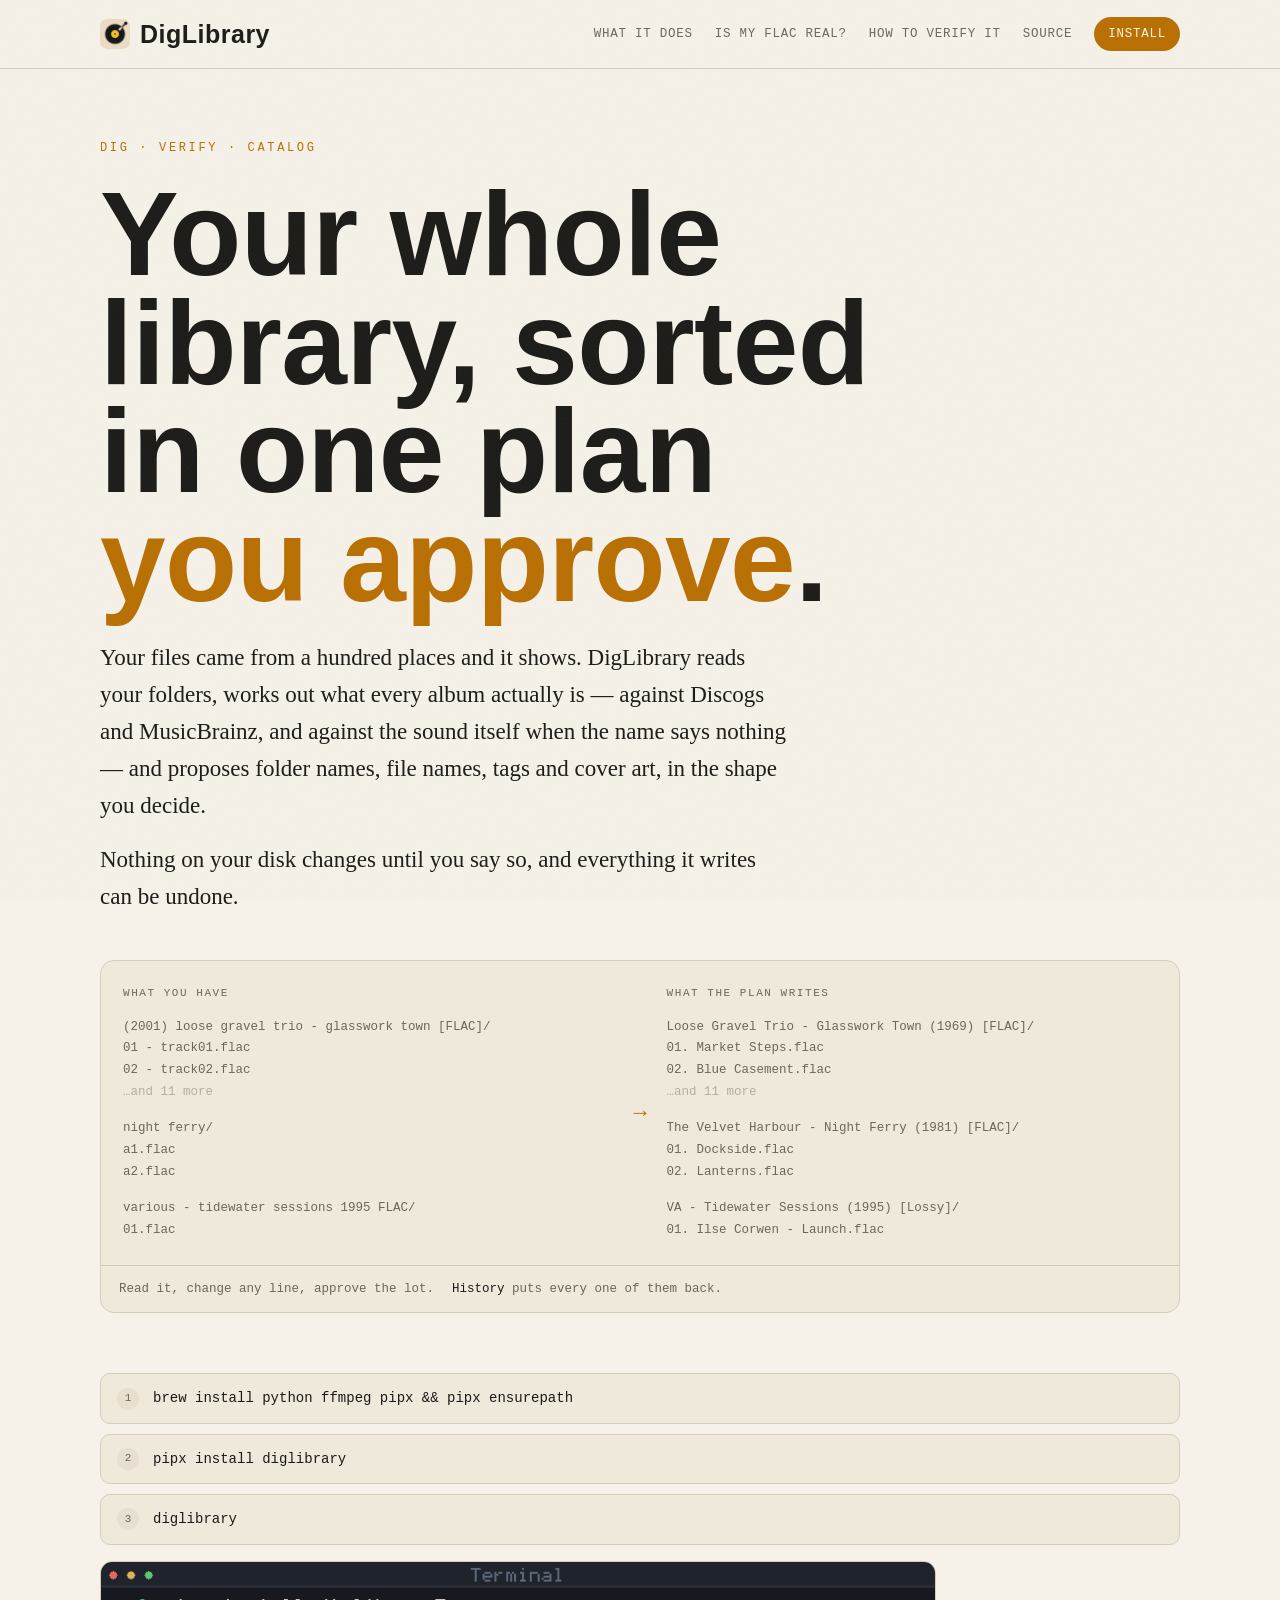
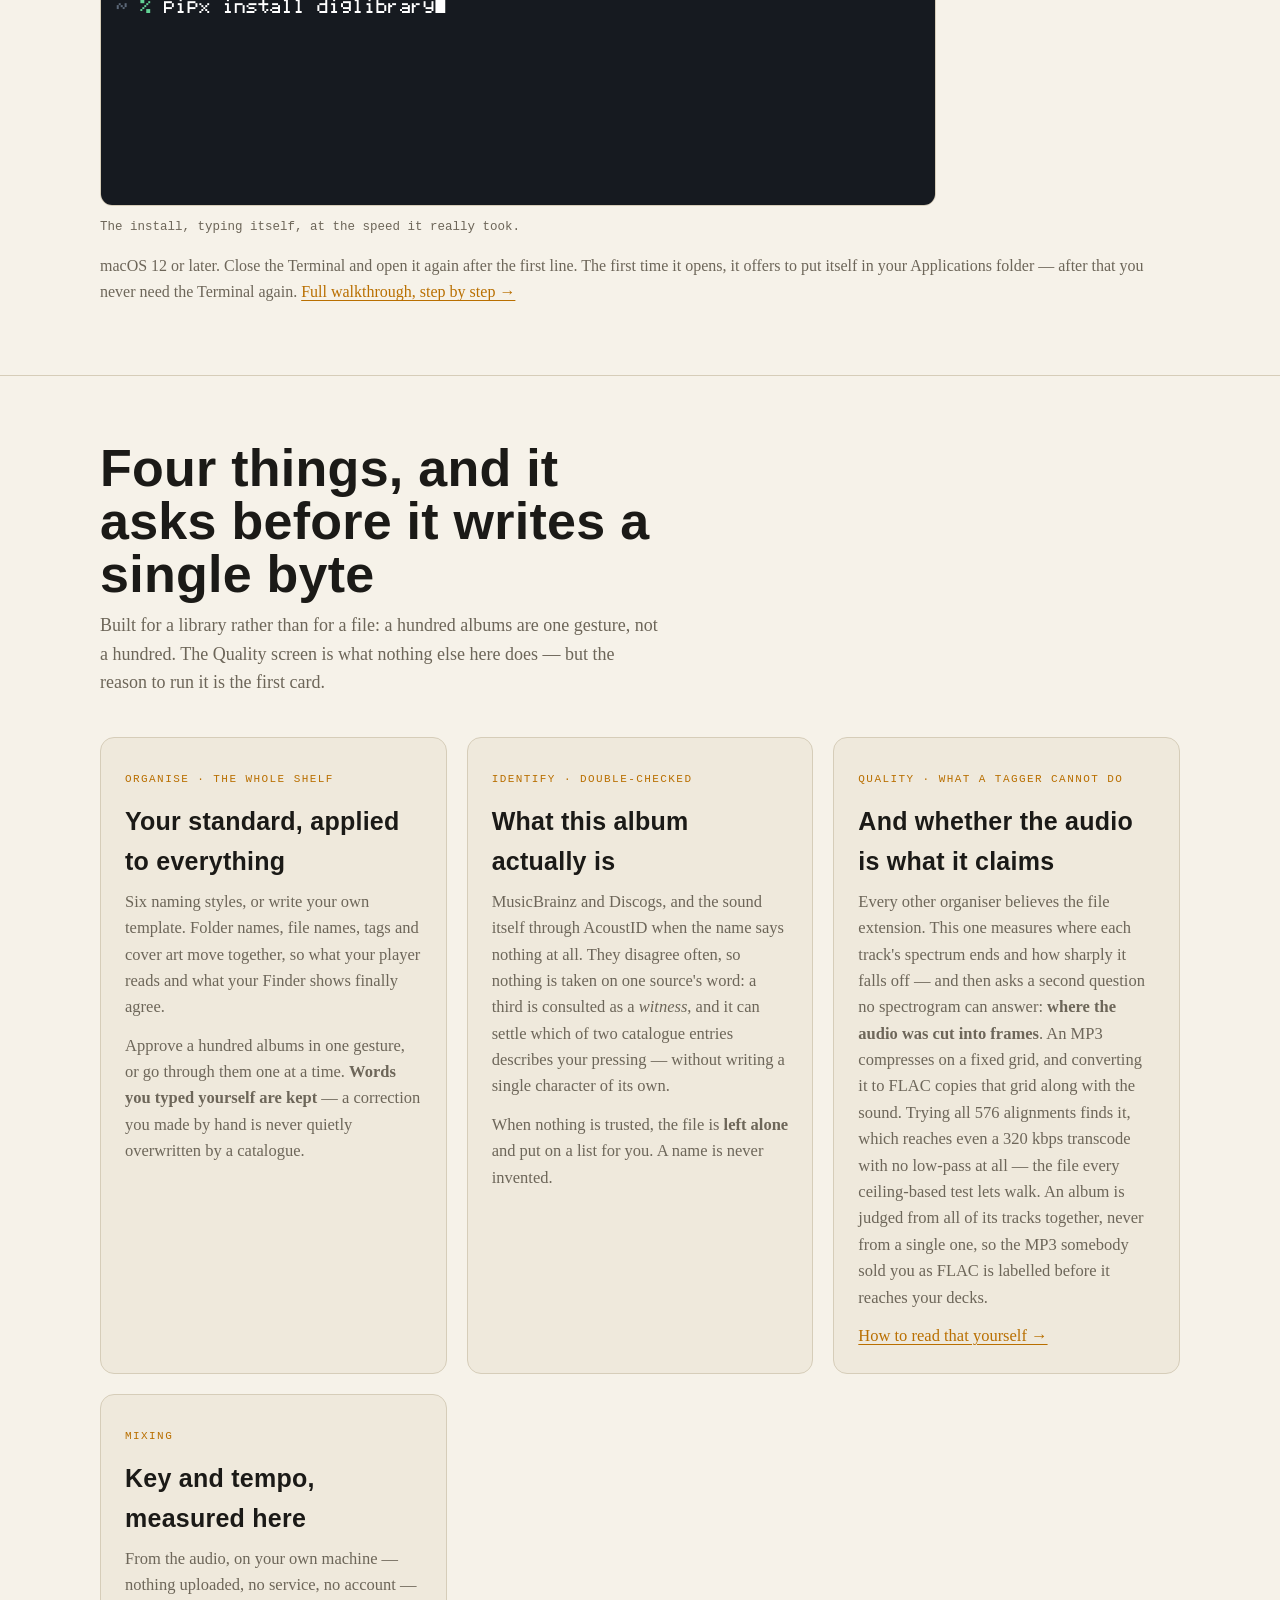
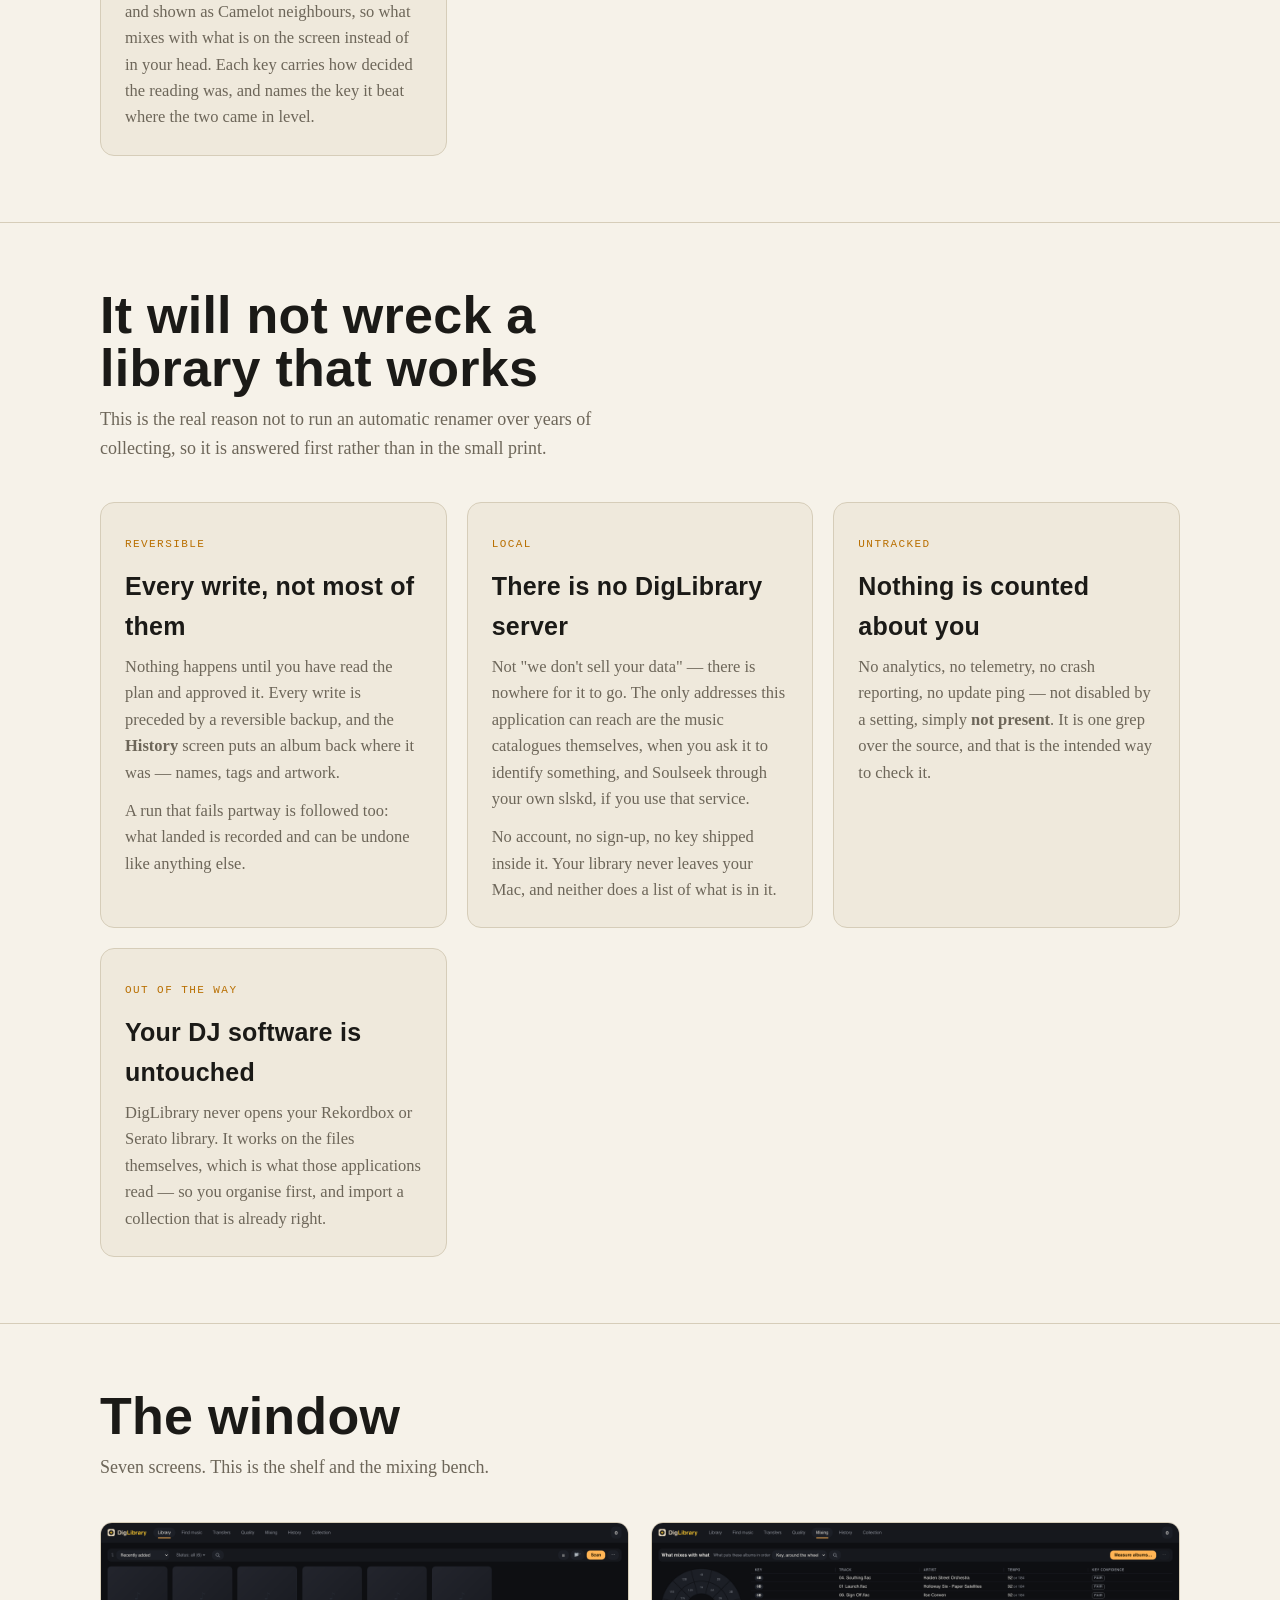
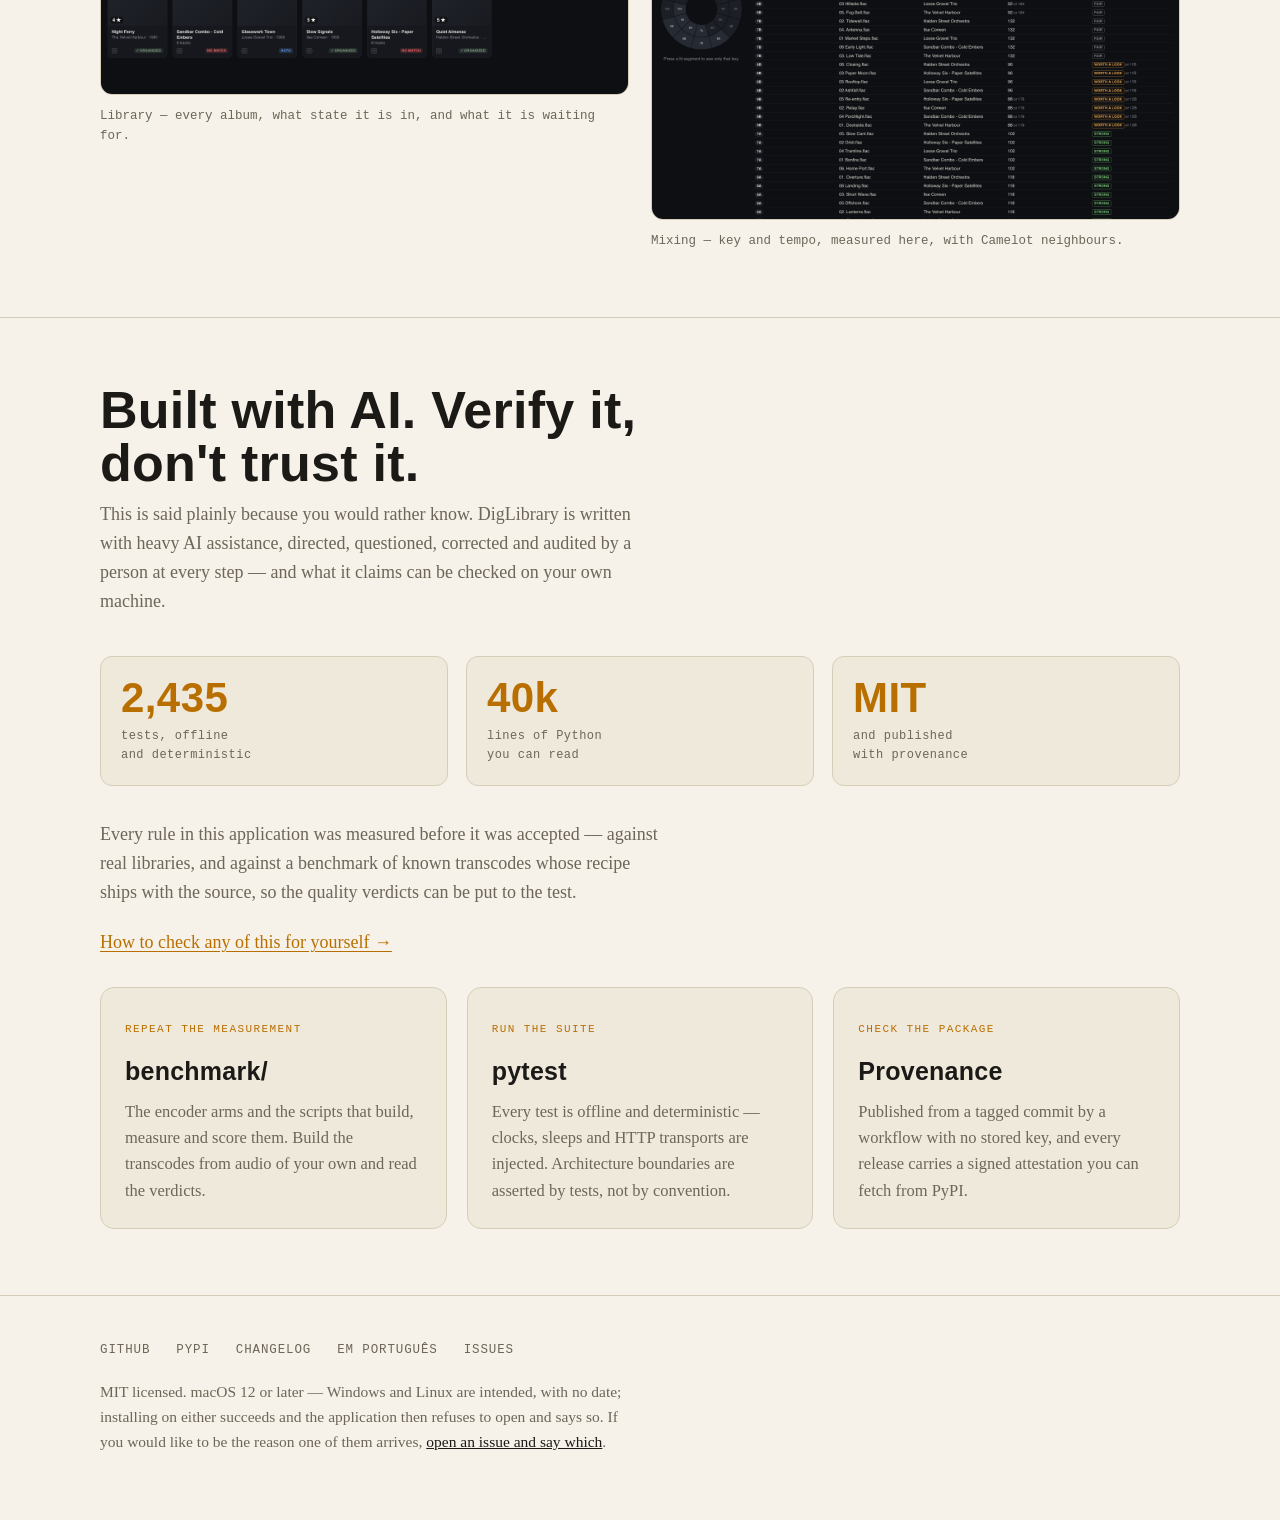
<file: docs/index.html>
<!doctype html>
<html lang="en">
<head>
<meta charset="utf-8">
<meta name="viewport" content="width=device-width, initial-scale=1">
<title>DigLibrary — your whole library, sorted in one plan you approve</title>
<meta name="description" content="Organize a whole music library at once — names, tags and cover art — against MusicBrainz and Discogs, with a plan you approve first and can undo. It also tells you whether a FLAC is really lossless. Runs entirely on your Mac. Free and open source.">
<link rel="icon" href="brand/diglibrary-icon-1024.png">
<meta property="og:title" content="DigLibrary — your whole library, sorted in one plan you approve">
<meta property="og:description" content="One plan for the whole batch — names, tags, cover art — from MusicBrainz and Discogs, approved before anything is written and undoable afterwards. And it knows whether that FLAC is really a FLAC.">
<meta property="og:image" content="https://raw.githubusercontent.com/cankblunt/diglibrary/main/docs/brand/diglibrary-lockup.png">
<link rel="stylesheet" href="style.css">
</head>
<body>

<header class="top">
  <div class="wrap">
    <a class="mark" href="./">
      <img src="brand/diglibrary-icon-1024.png" alt="">
      <b>DigLibrary</b>
    </a>
    <nav>
      <a href="#what">What it does</a>
      <a href="lossless.html">Is my FLAC real?</a>
      <a href="#verify">How to verify it</a>
      <a href="https://github.com/cankblunt/diglibrary">Source</a>
      <a class="cta" href="#install">Install</a>
    </nav>
  </div>
</header>

<main>

<div class="wrap hero">
  <p class="kicker">Dig · Verify · Catalog</p>
  <h1>Your whole library, sorted in one plan <em>you approve</em>.</h1>
  <p class="lede">
    Your files came from a hundred places and it shows. DigLibrary reads your
    folders, works out what every album actually is — against Discogs and
    MusicBrainz, and against the sound itself when the name says nothing — and
    proposes folder names, file names, tags and cover art, in the shape you decide.
  </p>
  <p class="lede" style="margin-top:-16px">
    Nothing on your disk changes until you say so, and everything it writes can be
    undone.
  </p>

  <figure class="scope">
    <div class="plan">
      <div class="plan-side">
        <p class="plan-head">What you have</p>
        <ul>
          <li>(2001) loose gravel trio - glasswork town [FLAC]/</li>
          <li>01 - track01.flac</li>
          <li>02 - track02.flac</li>
          <li class="plan-dim">…and 11 more</li>
          <li class="plan-gap">night ferry/</li>
          <li>a1.flac</li>
          <li>a2.flac</li>
          <li class="plan-gap">various - tidewater sessions 1995 FLAC/</li>
          <li>01.flac</li>
        </ul>
      </div>
      <div class="plan-arrow" aria-hidden="true">→</div>
      <div class="plan-side">
        <p class="plan-head">What the plan writes</p>
        <ul>
          <li class="plan-new">Loose Gravel Trio - Glasswork Town (1969) [FLAC]/</li>
          <li class="plan-new">01. Market Steps.flac</li>
          <li class="plan-new">02. Blue Casement.flac</li>
          <li class="plan-dim">…and 11 more</li>
          <li class="plan-gap plan-new">The Velvet Harbour - Night Ferry (1981) [FLAC]/</li>
          <li class="plan-new">01. Dockside.flac</li>
          <li class="plan-new">02. Lanterns.flac</li>
          <li class="plan-gap plan-warn">VA - Tidewater Sessions (1995) [Lossy]/</li>
          <li class="plan-warn">01. Ilse Corwen - Launch.flac</li>
        </ul>
      </div>
    </div>
    <figcaption>
      <span>Read it, change any line, approve the lot.</span>
      <span><b>History</b> puts every one of them back.</span>
    </figcaption>
  </figure>
</div>

<div class="wrap install" id="install">
  <ol class="lines">
    <li><code>brew install python ffmpeg pipx &amp;&amp; pipx ensurepath</code></li>
    <li><code>pipx install diglibrary</code></li>
    <li><code>diglibrary</code></li>
  </ol>
  <figure class="shot typing">
    <img src="images/install.gif" alt="A Terminal window installing DigLibrary: pipx install diglibrary runs, prints its progress, reports the package installed, and the prompt returns ready for the diglibrary command.">
    <figcaption>The install, typing itself, at the speed it really took.</figcaption>
  </figure>
  <p style="color:var(--muted); font-size:16px; margin:0;">
    macOS 12 or later. Close the Terminal and open it again after the first line.
    The first time it opens, it offers to put itself in your Applications folder —
    after that you never need the Terminal again.
    <a class="inline" href="https://github.com/cankblunt/diglibrary#getting-started">Full walkthrough, step by step →</a>
  </p>
</div>

<section id="what">
  <div class="wrap">
    <h2>Four things, and it asks before it writes a single byte</h2>
    <p class="sub">
      Built for a library rather than for a file: a hundred albums are one gesture,
      not a hundred. The Quality screen is what nothing else here does — but the
      reason to run it is the first card.
    </p>

    <div class="cards">
      <div class="card">
        <span class="tag">Organise · the whole shelf</span>
        <h3>Your standard, applied to everything</h3>
        <p>Six naming styles, or write your own template. Folder names, file names,
        tags and cover art move together, so what your player reads and what your
        Finder shows finally agree.</p>
        <p>Approve a hundred albums in one gesture, or go through them one at a
        time. <strong>Words you typed yourself are kept</strong> — a correction you
        made by hand is never quietly overwritten by a catalogue.</p>
      </div>
      <div class="card">
        <span class="tag">Identify · double-checked</span>
        <h3>What this album actually is</h3>
        <p>MusicBrainz and Discogs, and the sound itself through AcoustID when the
        name says nothing at all. They disagree often, so nothing is taken on one
        source's word: a third is consulted as a <em>witness</em>, and it can settle
        which of two catalogue entries describes your pressing — without writing a
        single character of its own.</p>
        <p>When nothing is trusted, the file is <strong>left alone</strong> and put on
        a list for you. A name is never invented.</p>
      </div>
      <div class="card">
        <span class="tag">Quality · what a tagger cannot do</span>
        <h3>And whether the audio is what it claims</h3>
        <p>Every other organiser believes the file extension. This one measures
        where each track's spectrum ends and how sharply it falls off — and then
        asks a second question no spectrogram can answer: <strong>where the audio
        was cut into frames</strong>. An MP3 compresses on a fixed grid, and
        converting it to FLAC copies that grid along with the sound. Trying all
        576 alignments finds it, which reaches even a 320 kbps transcode with no
        low-pass at all — the file every ceiling-based test lets walk. An album
        is judged from all of its tracks together, never from a single one, so the
        MP3 somebody sold you as FLAC is labelled before it reaches your decks.</p>
        <p><a class="inline" href="lossless.html">How to read that yourself →</a></p>
      </div>
      <div class="card">
        <span class="tag">Mixing</span>
        <h3>Key and tempo, measured here</h3>
        <p>From the audio, on your own machine — nothing uploaded, no service, no
        account — and shown as Camelot neighbours, so what mixes with what is on the
        screen instead of in your head. Each key carries how decided the reading was,
        and names the key it beat where the two came in level.</p>
      </div>
    </div>
  </div>
</section>

<section>
  <div class="wrap">
    <h2>It will not wreck a library that works</h2>
    <p class="sub">
      This is the real reason not to run an automatic renamer over years of
      collecting, so it is answered first rather than in the small print.
    </p>

    <div class="cards">
      <div class="card">
        <span class="tag">Reversible</span>
        <h3>Every write, not most of them</h3>
        <p>Nothing happens until you have read the plan and approved it. Every write
        is preceded by a reversible backup, and the <strong>History</strong> screen
        puts an album back where it was — names, tags and artwork.</p>
        <p>A run that fails partway is followed too: what landed is recorded and can
        be undone like anything else.</p>
      </div>
      <div class="card">
        <span class="tag">Local</span>
        <h3>There is no DigLibrary server</h3>
        <p>Not "we don't sell your data" — there is nowhere for it to go. The only
        addresses this application can reach are the music catalogues themselves,
        when you ask it to identify something, and Soulseek through your own slskd,
        if you use that service.</p>
        <p>No account, no sign-up, no key shipped inside it. Your library never
        leaves your Mac, and neither does a list of what is in it.</p>
      </div>
      <div class="card">
        <span class="tag">Untracked</span>
        <h3>Nothing is counted about you</h3>
        <p>No analytics, no telemetry, no crash reporting, no update ping — not
        disabled by a setting, simply <strong>not present</strong>. It is one grep
        over the source, and that is the intended way to check it.</p>
      </div>
      <div class="card">
        <span class="tag">Out of the way</span>
        <h3>Your DJ software is untouched</h3>
        <p>DigLibrary never opens your Rekordbox or Serato library. It works on the
        files themselves, which is what those applications read — so you organise
        first, and import a collection that is already right.</p>
      </div>
    </div>
  </div>
</section>

<section>
  <div class="wrap">
    <h2>The window</h2>
    <p class="sub">Seven screens. This is the shelf and the mixing bench.</p>
    <div class="shots">
      <figure class="shot">
        <img src="images/screen-library.png" alt="The Library screen: album cards in a grid, each with a sleeve, a rating and a status chip.">
        <figcaption>Library — every album, what state it is in, and what it is waiting for.</figcaption>
      </figure>
      <figure class="shot">
        <img src="images/screen-mixing.png" alt="The Mixing screen: tracks listed with musical key, tempo, and a word for how decided each key reading was — with the key it beat where the two came close.">
        <figcaption>Mixing — key and tempo, measured here, with Camelot neighbours.</figcaption>
      </figure>
    </div>
  </div>
</section>

<section id="verify">
  <div class="wrap">
    <h2>Built with AI. Verify it, don't trust it.</h2>
    <p class="sub">
      This is said plainly because you would rather know. DigLibrary is written with
      heavy AI assistance, directed, questioned, corrected and audited by a person at
      every step — and what it claims can be checked on your own machine.
    </p>

    <div class="figures">
      <div class="fig"><b>2,435</b><span>tests, offline<br>and deterministic</span></div>
      <div class="fig"><b>40k</b><span>lines of Python<br>you can read</span></div>
      <div class="fig"><b>MIT</b><span>and published<br>with provenance</span></div>
    </div>

    <p class="sub" style="margin-bottom:22px">
      Every rule in this application was measured before it was accepted — against
      real libraries, and against a benchmark of known transcodes whose recipe
      ships with the source, so the quality verdicts can be put to the test.
    </p>

    <p style="margin:0 0 30px">
      <a class="inline" href="verify.html">How to check any of this for yourself →</a>
    </p>

    <div class="cards">
      <div class="card">
        <span class="tag">Repeat the measurement</span>
        <h3>benchmark/</h3>
        <p>The encoder arms and the scripts that build, measure and score them.
        Build the transcodes from audio of your own and read the verdicts.</p>
      </div>
      <div class="card">
        <span class="tag">Run the suite</span>
        <h3>pytest</h3>
        <p>Every test is offline and deterministic — clocks, sleeps and HTTP transports
        are injected. Architecture boundaries are asserted by tests, not by convention.</p>
      </div>
      <div class="card">
        <span class="tag">Check the package</span>
        <h3>Provenance</h3>
        <p>Published from a tagged commit by a workflow with no stored key, and every
        release carries a signed attestation you can fetch from PyPI.</p>
      </div>
    </div>
  </div>
</section>

</main>

<footer>
  <div class="wrap">
    <div class="row">
      <a href="https://github.com/cankblunt/diglibrary">GitHub</a>
      <a href="https://pypi.org/project/diglibrary/">PyPI</a>
      <a href="https://github.com/cankblunt/diglibrary/blob/main/CHANGELOG.md">Changelog</a>
      <a href="https://github.com/cankblunt/diglibrary/blob/main/LEIAME.md">Em português</a>
      <a href="https://github.com/cankblunt/diglibrary/issues">Issues</a>
    </div>
    <p style="margin:0; max-width:70ch">
      MIT licensed. macOS 12 or later — Windows and Linux are intended, with no date;
      installing on either succeeds and the application then refuses to open and says
      so. If you would like to be the reason one of them arrives,
      <a href="https://github.com/cankblunt/diglibrary/issues">open an issue and say which</a>.
    </p>
  </div>
</footer>

</body>
</html>
</file>
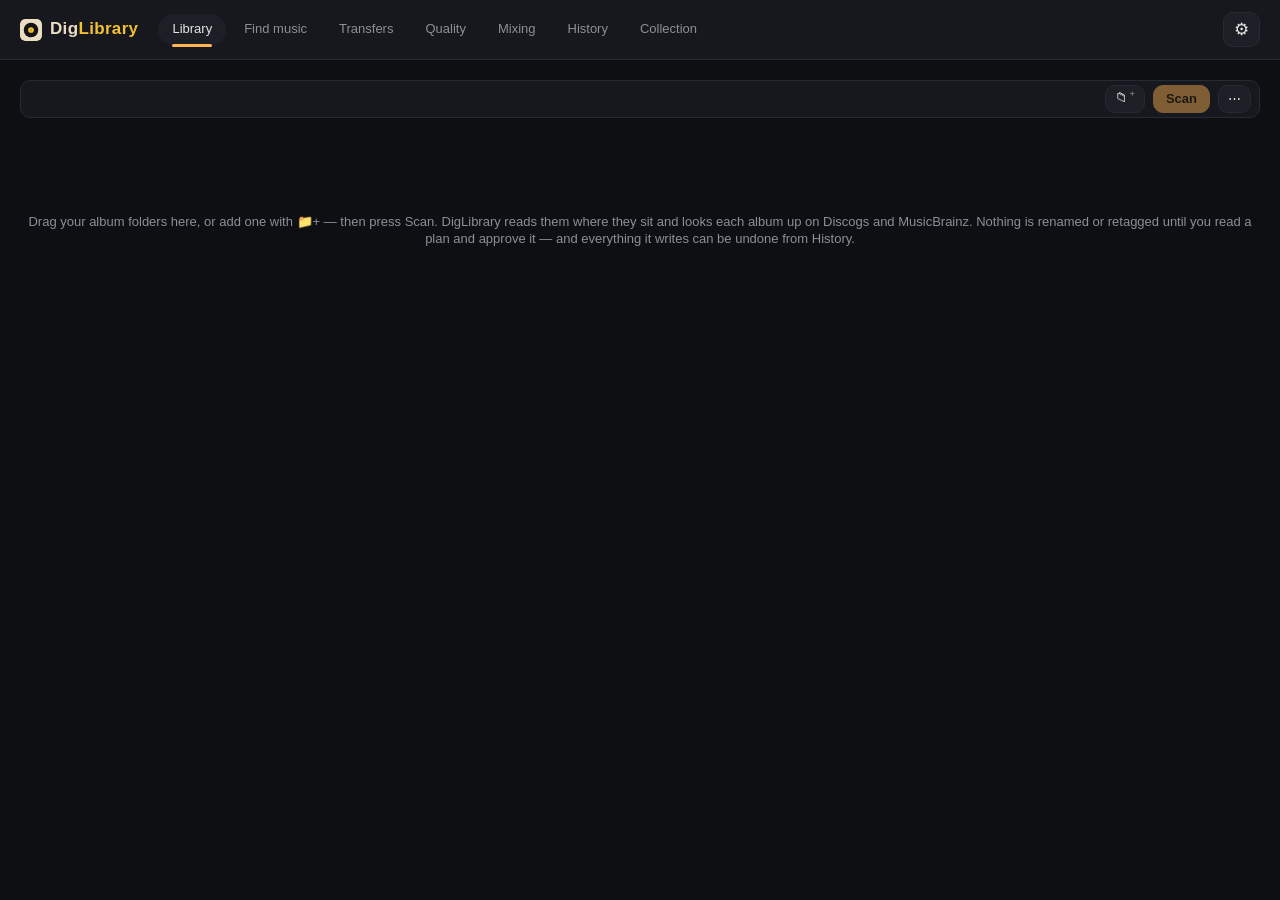
<file: src/diglibrary/ui/web/index.html>
<!doctype html>
<html lang="en">
<head>
  <meta charset="utf-8" />
  <meta name="viewport" content="width=device-width, initial-scale=1" />
  <!-- The window is served from a local http server, and WebKit caches what it
       is served — across restarts. A cached `app.js` against a fresh
       `index.html` is the worst possible pairing here: the script registers its
       listeners at module scope, so one id that no longer exists kills the whole
       module and the window draws *nothing*, with no error anywhere in Python.
       These assets are read off the disk beside the app; there is nothing to
       gain by caching them and a whole window to lose. -->
  <meta http-equiv="Cache-Control" content="no-store, no-cache, must-revalidate" />
  <meta http-equiv="Pragma" content="no-cache" />
  <title>DigLibrary</title>
  <link rel="stylesheet" href="styles.css" />
</head>
<body>
  <!-- A window that fails says so. A script that throws once during the
       first render leaves an empty Library that looks exactly like a library
       with nothing in it, and nothing anywhere says a line of code stopped.
       This listener is inline and first on purpose: it is the one thing that
       still works when `app.js` itself never loads. -->
  <div id="window-failure" class="window-failure" hidden>
    <span id="window-failure-text"></span>
    <!-- It closes. The band is drawn by the one script that still runs when
         `app.js` is dead, so its button is wired right here for the same
         reason — a dismissal that depends on the module that just died is no
         dismissal. The words are literal rather than from `strings.js`, which
         may never have loaded. -->
    <button id="window-failure-close" type="button" title="Dismiss" aria-label="Dismiss">✕</button>
  </div>
  <script>
    (function () {
      var box = document.getElementById("window-failure");
      var text = document.getElementById("window-failure-text");
      // What has already been read and dismissed. The same fault usually
      // arrives once per redraw, so a band that reopened on a repeat would be
      // a band with no ✕ at all. A *different* message is news and opens it
      // again.
      var dismissed = null;
      var showing = null;
      function say(what) {
        var line = "This window hit an error and stopped drawing: " + what;
        showing = line;
        if (line === dismissed) return;
        box.hidden = false;
        text.textContent = line;
      }
      document.getElementById("window-failure-close").addEventListener("click", function () {
        dismissed = showing;
        box.hidden = true;
      });
      window.addEventListener("error", function (event) {
        say(
          (event.message || "script error") +
            (event.filename ? " — " + event.filename.split("/").pop() : "") +
            (event.lineno ? ":" + event.lineno : "")
        );
      });
      window.addEventListener("unhandledrejection", function (event) {
        say(String((event.reason && event.reason.message) || event.reason));
      });
    })();
  </script>
  <div class="chrome">
    <header class="topbar">
      <div class="brand">
        <!-- The project's mark, at the size the header shows it: the sleeve, the
             label and the spindle. The tonearm is left out on purpose — it is
             four pixels of diagonal at twenty and turns to haze, which is the
             same reason the app icon drops it below 64px. Drawn rather than
             linked so it stays crisp on any display and adds no request. -->
        <svg class="brand-mark" viewBox="0 0 1024 1024" aria-hidden="true">
          <rect width="1024" height="1024" rx="224" fill="#EBDDC4" />
          <circle cx="512" cy="512" r="337.5" fill="#131313" />
          <circle cx="512" cy="512" r="133.5" fill="#F2C230" />
          <circle cx="512" cy="512" r="24.5" fill="#131313" />
        </svg>
        <!-- Two-tone, as the project's lockup has it. -->
        <h1><span class="brand-dig">Dig</span><span class="brand-library">Library</span></h1>
      </div>
      <nav class="tabs" role="tablist">
        <button class="tab is-active" data-tab="library" role="tab" data-str="tabLibrary">Library</button>
        <button class="tab" data-tab="acquire" role="tab" data-str="tabAcquire">Find music</button>
        <button class="tab" data-tab="transfers" role="tab" data-str="tabTransfers">Transfers</button>
        <button class="tab" data-tab="quality" role="tab" data-str="tabQuality">Quality</button>
        <button class="tab" data-tab="mixing" role="tab" data-str="tabMixing">Mixing</button>
        <button class="tab" data-tab="history" role="tab" data-str="tabHistory">History</button>
        <button class="tab" data-tab="collection" role="tab" data-str="tabCollection">Collection</button>
      </nav>
      <div class="topbar-actions">
        <!-- Only what is true on every tab lives in the frame. The Library's
             own controls live in the Library's bar, beside the questions they
             answer. -->
        <!-- The one thing here that belongs to every tab: whether anything is
             running at all. Nearly all of this app's work happens on a worker
             thread, and without this a screen with no progress bar reports
             that work by looking exactly like a screen with nothing to do. -->
        <span id="activity" class="activity" data-str-title="tipBusy" hidden>
          <span class="activity-ring" aria-hidden="true"></span>
          <span id="activity-label"></span>
        </span>
        <button id="open-settings" class="button button-icon topbar-icon"
          data-str-title="tipSettings">⚙</button>
      </div>
    </header>

    <div id="progress" class="progress" hidden>
      <div class="progress-track"><div id="progress-fill" class="progress-fill"></div></div>
      <span id="progress-label" class="progress-label"></span>
    </div>

    <div id="scan-done" class="scan-done" hidden>
      <span id="scan-done-label"></span>
      <span id="reach-label" class="reach-label"></span>
    </div>
  </div>

  <main>
    <section id="view-library" class="view">
      <!-- One shelf, and the bar asks about it: what happened to these albums,
           which one, in what order. The shelf is not split by how a record
           arrived: where a record came from is a fact about its past, and a
           split by origin hides albums in the bucket nobody is watching. -->
      <!-- The one bar with no title in it. This screen carries more controls
           than any other, and it is the only one whose tab name already says
           everything a title could. What a note would say is what the empty
           state below already says to someone looking at an empty shelf. -->
      <div id="library-bar" class="screen-bar">
        <!-- The questions about the albums on screen, hidden together while
             there are none: a filter, a search and an order over an empty shelf
             are questions about nothing. What stays is the other group — the
             gestures that put albums there. -->
        <div id="library-questions" class="screen-questions" hidden>
          <!-- The order first, the shelf second, the search third, and then the
               bar's one stretch of free space. -->
          <!-- No `Sort by` words: they cost width and name what the chosen
               option already says. The mark stands for the label, and the
               sentence is the picker's own tooltip. -->
          <label class="sort-picker" data-str-title="sortBy">
            <span class="sort-mark" aria-hidden="true">⇅</span>
            <select id="library-sort" class="select">
              <option value="recent" data-str="sortRecent">Recently added</option>
              <option value="oldest" data-str="sortOldest">Oldest first</option>
              <option value="artist" data-str="sortArtist">Artist A–Z</option>
              <option value="album" data-str="sortAlbum">Album A–Z</option>
              <option value="year" data-str="sortYear">Release year, newest</option>
              <!-- Both ways down the scale, and in both of them an unrated
                   record comes after every rated one: the unrated are not the
                   worst albums on the shelf, they are the ones this order has
                   nothing to say about. -->
              <option value="rating_best" data-str="sortRatingBest">Rating, best first</option>
              <option value="rating_worst" data-str="sortRatingWorst">Rating, worst first</option>
            </select>
          </label>
          <button id="status-menu" class="button button-quiet status-menu"></button>
          <!-- The third question this bar answers, beside "in what order" and
               "which shelf": which album. A long shelf is past what the eye
               finds by scrolling, and a dropped album that was already there
               is precisely the one that cannot be seen.

               It is a mark until it is wanted: an open field takes width this
               bar has least of, and searching is occasional rather than what
               the screen is about. It opens on the mark, and stays open while
               it holds words. -->
          <div class="library-search">
            <button class="button button-icon search-open" data-str-title="tipSearchAlbums"><svg class="search-mark" viewBox="0 0 16 16" aria-hidden="true"><circle cx="7" cy="7" r="4.5" fill="none" stroke="currentColor" stroke-width="1.6"/><path d="M10.4 10.4 L14 14" stroke="currentColor" stroke-width="1.8" stroke-linecap="round"/></svg></button>
            <input id="library-search" type="search" class="search-field" autocomplete="off"
                   data-str-title="tipSearchAlbums" />
            <button id="library-search-clear" class="button button-icon search-clear"
                    data-str-title="tipSearchClear" hidden>✕</button>
          </div>
          <!-- One button, wearing the view it would switch to: hiding the
               active half is what makes the pair read as a single control. -->
          <div class="view-toggle" role="group">
            <button id="view-grid" class="button button-icon is-active" data-str-title="tipGridView">▦</button>
            <button id="view-list" class="button button-icon" data-str-title="tipListView">☰</button>
          </div>
        </div>
        <div class="screen-actions">
          <!-- The Library's own gestures, out of the window's frame and into
               the bar that is about this shelf. The path answers "what is Scan
               about to read?" and leaves once the scan has read it. -->
          <span id="root-path" class="root-path" title=""></span>
          <!-- An icon, not a sentence: albums are loaded onto a full shelf
               often, so the gesture stays in reach — small, because Scan is
               the wide one — and the tooltip carries the words.

               **The + is on this button and is not a second one.** Choosing a
               folder and adding an album are one gesture: both end in the same
               read, and the only difference is which path is remembered as
               the root that Scan will read. Choosing a folder always *adds*
               its albums; nothing on the shelf is ever replaced, and the mark
               says so. -->
          <button id="choose-folder" class="button button-icon" data-str-title="tipChooseFolder">
            &#x1F4C1;&#xFE0E;<span class="icon-plus" aria-hidden="true">+</span>
          </button>
          <button id="scan" class="button button-primary" data-str="scan" data-str-title="tipScan" disabled>Scan</button>
          <button id="apply-automatic" class="button button-primary" data-str-title="tipApplyAutomatic" hidden></button>
          <!-- The rare gestures, one press away instead of one control each:
               opening the downloads folder (Transfers offers it on every row),
               and the ✕ that says about a shelf instead of a row — tidying up
               must never look like the primary gesture. -->
          <button id="library-more" class="button button-icon" data-str-title="tipLibraryMore">⋯</button>
        </div>
      </div>
      <div id="apply-result" class="apply-result" hidden>
        <div>
          <b id="apply-result-title"></b>
          <ul id="apply-result-failures" class="apply-failures"></ul>
        </div>
        <button id="revert-run" class="button button-danger" data-str="revertRun" data-str-title="tipRevertRun" hidden>Revert this run</button>
        <!-- The undo of the undo, in the place the undo was. It takes the
             reverted run's turn: a run is either applied or reverted, so only
             one of the two is ever the thing to offer. -->
        <button id="redo-run" class="button" data-str="redoRun" data-str-title="tipRedoRun" hidden>Do this run again</button>
        <button id="export-report" class="button" data-str="exportReport" data-str-title="tipExportReport">Export from/to report</button>
        <button id="open-folder" class="button" data-str="openFolder" data-str-title="tipOpenFolder">Open folder</button>
        <button class="button button-icon" id="apply-result-close" title="Dismiss">✕</button>
      </div>

      <p id="empty-library" class="empty" data-str="emptyLibrary">Drag your album folders here, or add one with &#x1F4C1;&#xFE0E;+ — then press Scan. DigLibrary reads them where they sit and looks each album up on Discogs and MusicBrainz. Nothing is renamed or retagged until you read a plan and approve it — and everything it writes can be undone from History.</p>
      <div id="grid" class="grid"></div>
      <table id="list" class="albums-list" hidden>
        <thead>
          <tr>
            <!-- Marking, then the sleeve. Both headless: neither is a fact
                 about the album — one is a gesture and one is a picture. -->
            <th class="list-mark-cell"></th>
            <th class="list-cover-cell"></th>
            <th data-str="listArtist">Artist</th>
            <th data-str="listAlbum">Album</th>
            <th data-str="listYear">Year</th>
            <th data-str="listFolder">Folder</th>
            <th data-str="listTracks">Tracks</th>
            <th data-str="listMatched">Matched</th>
            <th data-str="listConfidence">Confidence</th>
            <th data-str="listState">State</th>
            <!-- Home for the ✕ the grid has always had. Headless, because the
                 column is the gesture and not a fact about the album. -->
            <th class="list-forget-cell"></th>
          </tr>
        </thead>
        <tbody id="list-body"></tbody>
      </table>
    </section>


    <section id="view-acquire" class="view" hidden>
      <!-- The one bar every screen wears. The title stands in it rather than
           above it, and the sentence explaining the screen is the title's
           tooltip: it teaches once and would otherwise be read on every
           visit. -->
      <div class="screen-bar">
        <h2 class="screen-title" data-str="acquireHeading"
            data-str-title="acquireNote">Find music on Soulseek</h2>
        <div class="screen-actions">
          <!-- The same gesture the Transfers tree has, on the other screen that
               has a tree. Settings owns the default; this moves the session. -->
          <button id="acquire-keep-open" class="button button-quiet" data-str="closeTree">Collapse all</button>
          <button id="acquire-organize" class="button" data-str="acquireOrganize" data-str-title="acquireOrganizeTip"></button>
        </div>
      </div>

      <!-- One plain text box, the way Soulseek asks. No Album/Track selector:
           the network does not distinguish them, and the words you type are
           the whole question. -->
      <div class="acquire-bar">
        <input id="acquire-query" class="acquire-input" type="search" autocomplete="off" />
        <button id="acquire-go" class="button button-primary" data-str="acquireSearch">Search</button>
      </div>

      <!-- One tab per search, the way a Soulseek client holds several at
           once. Searching always opens a new one; the × closes it, which stops
           the search at the server and drops it. -->
      <div id="acquire-tabs" class="acquire-tabs" role="tablist" hidden></div>

      <p id="acquire-status" class="muted acquire-status"></p>

      <div id="acquire-results" class="acquire-results" hidden>
        <div class="acquire-head">
          <span data-sort="user" role="button" tabindex="0" data-str="colUser">User</span>
          <span data-sort="free" role="button" tabindex="0" data-str="colFree">Free</span>
          <span data-sort="rate" role="button" tabindex="0" data-str="colRate">K/s</span>
          <span data-sort="folder" role="button" tabindex="0" data-str="colFolder">Folder</span>
          <span data-sort="files" role="button" tabindex="0" data-str="colFile">File</span>
          <span data-sort="size" role="button" tabindex="0" data-str="colSize">Size</span>
          <span data-str="colAttributes">Attributes</span>
        </div>
        <div id="acquire-rows"></div>
      </div>
    </section>

    <section id="view-transfers" class="view" hidden>
      <div class="screen-bar">
        <h2 class="screen-title" data-str="transfersHeading"
            data-str-title="transfersNote">What is coming in</h2>
        <div class="screen-actions">
          <!-- One tree holds both the folders and the list: the folder is a
               row you open rather than a mode you switch to. -->
          <button id="transfers-keep-open" class="button button-quiet" data-str="closeTree">Collapse all</button>
          <button id="transfers-clear" class="button" data-str="transfersClear" data-str-title="transfersClearTip">Clear downloaded</button>
          <button id="transfers-organize" class="button" data-str="acquireOrganize" data-str-title="acquireOrganizeTip"></button>
        </div>
      </div>

      <p id="transfers-status" class="muted acquire-status"></p>
      <div id="transfers-results" class="acquire-results">
        <div id="transfers-head" class="transfer-head"></div>
        <div id="transfers-rows"></div>
      </div>
    </section>

    <section id="view-quality" class="view" hidden>
      <div class="screen-bar">
        <h2 class="screen-title" data-str="qualityHeading"
            data-str-title="qualityNote">What is this audio, really?</h2>
        <!-- Which albums are on the bench, asked the way the Library asks it:
             one control, built from the same menu. Hidden while the bench is
             empty, because a filter over nothing is a question about nothing. -->
        <div id="quality-questions" class="screen-questions" hidden>
          <button id="quality-status" class="button button-quiet status-menu"></button>
          <!-- The Library's control, unchanged and in the same place: a
               question about how to look does not belong among the actions
               that do work. One button shows at a time, wearing the view a
               press would switch to. -->
          <div class="view-toggle" role="group">
            <button id="bench-view-cards" class="button button-icon" data-str-title="tipBenchCardsView">▦</button>
            <!-- `is-active` on the one the window opens in, as the shelf's
                 markup does: without it both icons draw until the first render
                 and the pair reads as two controls for the length of a frame. -->
            <button id="bench-view-list" class="button button-icon is-active" data-str-title="tipBenchListView">☰</button>
          </div>
        </div>
        <div class="screen-actions">
          <!-- The one gesture on this screen that costs anything. Offered only
               when something is marked, and it writes nothing by itself. -->
          <button id="bench-analyze" class="button" data-str-title="tipBenchAnalyze" hidden></button>
          <button id="bench-identify" class="button" data-str-title="tipBenchIdentify" hidden></button>
          <button id="bench-add" class="button button-primary" data-str="benchAdd" data-str-title="tipBenchAdd">Add folder…</button>
        </div>
      </div>

      <!-- A finished deep measurement waiting for approval, like a plan
           waiting for `Approve & apply`. Nothing here has been written down. -->
      <div id="bench-analysis" class="bench-analysis" hidden></div>

      <div id="quality-progress" class="progress" hidden>
        <div class="progress-track"><div id="quality-fill" class="progress-fill"></div></div>
        <span id="quality-label" class="progress-label"></span>
      </div>

      <!-- Why the measuring button is not there. Hiding it for a missing
           binary on the same line that hides it with nothing marked gives two
           causes one appearance and no words. Shown whatever is marked,
           because the absence is about the machine and not about the
           selection. -->
      <p id="quality-no-ffmpeg" class="missing-tool" data-str="qualityUnavailable" hidden></p>

      <p id="empty-quality" class="empty" data-str="emptyQuality">Add a folder — the whole library if you like. Its albums stay here between sessions, showing what is already known about them, and nothing is decoded until you ask.</p>

      <div id="bench-cards" class="bench-cards" hidden></div>
      <table id="quality-table" class="albums-list" hidden>
        <thead>
          <tr>
            <!-- Headless: the column is the gesture, not a fact about the
                 album, exactly like the Library's mark box. -->
            <th class="q-mark-cell"></th>
            <th data-str="qColFolder">Folder</th>
            <th data-str="qColVerdict">Verdict</th>
            <th data-str="qColConfidence">How sure</th>
            <th data-str="qColBitrate">Looks like</th>
            <th data-str="qColMedian">Median fall</th>
            <th data-str="qColTracks">Measured</th>
            <th data-str="qColFindings">Findings</th>
          </tr>
        </thead>
        <tbody id="quality-body"></tbody>
      </table>
    </section>

    <section id="view-mixing" class="view" hidden>
      <!-- The bar reads in one order on every screen: what orders the list, what
           searches it, the one stretch of free space, then the gestures. The
           questions hide together while there is nothing to ask them of — a
           sort and a search over an empty wheel are questions about nothing. -->
      <div class="screen-bar">
        <h2 class="screen-title" data-str="mixingHeading"
            data-str-title="mixingNote">What mixes with what</h2>
        <div id="mixing-questions" class="screen-questions" hidden>
          <label class="sort-picker">
            <span class="sort-label" data-str="sortBy">Sort by</span>
            <select id="mixing-sort" class="select">
              <option value="camelot" data-str="mixSortKey">Key, around the wheel</option>
              <option value="bpm" data-str="mixSortTempo">Tempo, slowest first</option>
              <option value="artist" data-str="mixSortArtist">Artist A–Z</option>
            </select>
          </label>
          <div class="library-search">
            <button class="button button-icon search-open" data-str-title="tipMixSearch"><svg class="search-mark" viewBox="0 0 16 16" aria-hidden="true"><circle cx="7" cy="7" r="4.5" fill="none" stroke="currentColor" stroke-width="1.6"/><path d="M10.4 10.4 L14 14" stroke="currentColor" stroke-width="1.8" stroke-linecap="round"/></svg></button>
            <input id="mixing-search" type="search" class="search-field" autocomplete="off"
                   data-str-title="tipMixSearch" />
            <button id="mixing-search-clear" class="button button-icon search-clear"
                    data-str-title="tipSearchClear" hidden>✕</button>
          </div>
        </div>
        <div class="screen-actions">
          <!-- The way in from this screen. The album's own dialog and the
               Library's ⋯ are the other two, and all three reach the same
               route. -->
          <button id="mixing-measure" class="button button-primary"
            data-str="measureAlbums" data-str-title="tipMeasureAlbums">Measure albums…</button>
          <!-- No `data-str-title` here on purpose: `renderMixingMore` writes
               this button's words and decides whether it can be pressed, and a
               second writer for one tooltip lets the words promise what the
               menu does not hold. -->
          <button id="mixing-more" class="button button-icon">⋯</button>
        </div>
      </div>

      <!-- The same sentence as the bench's, for the same absence: without it
           the screen would report that no audio could be read, which blames
           the files for what a missing binary did. -->
      <p id="mixing-no-ffmpeg" class="missing-tool" data-str="qualityUnavailable" hidden></p>

      <p id="empty-mixing" class="empty" data-str="emptyMixing"></p>

      <!-- The wheel is built from the albums the restore has reached, so until
           it finishes this list is a part of itself. -->
      <p id="mixing-restoring" class="muted" data-str="mixingStillArriving" hidden></p>

      <div id="mixing-board" class="mixing-board" hidden>
        <!-- The wheel is the key filter: its segments are the twenty-four
             codes, lit only where the library has tracks, and pressing one asks the
             list for that key. Built by the script because it is twenty-four
             identical shapes, and drawn in the palette this app already has. -->
        <div class="mixing-wheel">
          <!-- Named through `data-str-title`, which this window actually
               applies: a `data-str-aria` would have been a fifth way for these
               files to disagree in silence. -->
          <svg id="camelot-wheel" viewBox="0 0 220 220" role="group"
               data-str-title="ariaCamelot"></svg>
          <p id="mixing-selected" class="mixing-selected muted"></p>
        </div>
        <div class="mixing-tracks">
          <table id="mixing-table" class="albums-list">
            <thead>
              <tr>
                <th data-str="mixColKey">Key</th>
                <th data-str="mixColTrack">Track</th>
                <th data-str="mixColArtist">Artist</th>
                <th data-str="mixColTempo" data-str-title="tipMixColTempo">Tempo</th>
                <!-- Named for what it measures: "How sure" alone reads as
                     covering both columns, and the tempo has a confidence of
                     its own. -->
                <th data-str="mixColSure" data-str-title="tipMixColSure">Key confidence</th>
              </tr>
            </thead>
            <tbody id="mixing-body"></tbody>
          </table>
          <!-- What mixes with the pressed track opens as a row directly under
               it: the list answers about that track, so it belongs beside it
               and not at the foot of the page, which on a long list is a
               scroll away from the question. Built into the table by the
               script. -->
        </div>
      </div>
    </section>

    <section id="view-history" class="view" hidden>
      <!-- A record of every run this application ever made needs more than
           scrolling to find one: a heading, a filter and a search. The
           questions hide together while there is nothing to ask them of,
           exactly as the Library's do. -->
      <div class="screen-bar">
        <h2 class="screen-title" data-str="historyHeading"
            data-str-title="historyNote">What this app has done</h2>
        <div id="history-questions" class="screen-questions" hidden>
          <button id="history-status" class="button button-quiet status-menu"></button>
          <div class="library-search">
            <button class="button button-icon search-open" data-str-title="tipSearchHistory"><svg class="search-mark" viewBox="0 0 16 16" aria-hidden="true"><circle cx="7" cy="7" r="4.5" fill="none" stroke="currentColor" stroke-width="1.6"/><path d="M10.4 10.4 L14 14" stroke="currentColor" stroke-width="1.8" stroke-linecap="round"/></svg></button>
            <input id="history-search" type="search" class="search-field" autocomplete="off"
                   data-str-title="tipSearchHistory" />
            <button id="history-search-clear" class="button button-icon search-clear"
                    data-str-title="tipSearchClear" hidden>✕</button>
          </div>
        </div>
      </div>

      <p id="empty-history" class="empty" data-str="emptyHistory">Nothing has been applied yet. Every change will appear here, reversible.</p>
      <!-- Said when the filter and the search between them leave nothing on a
           screen that does hold runs. Without it, a search that matches nothing
           looks exactly like a History with nothing in it. -->
      <p id="history-none" class="empty" data-str="historyNone" hidden></p>
      <table id="history-table" class="history" hidden>
        <thead>
          <tr>
            <!-- The sleeve, as in the Library's list view. Headless, because
                 the column is a picture of the row and not a fact about it. -->
            <th class="list-cover-cell"></th>
            <th data-str="historyAlbum">Artist - Album</th>
            <th data-str="historyWhen">Applied</th>
            <th data-str="historyOperations">Changes</th>
            <th data-str="historyState">State</th>
            <th></th>
          </tr>
        </thead>
        <tbody id="history-body"></tbody>
      </table>
    </section>

    <!-- The physical collection: records on a shelf, never
         priced. The catalogue's words about a pressing are read here and never
         edited; condition, location, notes and categories are the user's. -->
    <section id="view-collection" class="view" hidden>
      <div class="screen-bar">
        <h2 class="screen-title" data-str="collectionHeading"
            data-str-title="collectionNote">Your records</h2>
        <div class="screen-questions">
          <button id="collection-add" class="button button-primary" type="button" data-str="collectionAdd">Add a record</button>
          <button id="collection-import" class="button button-quiet" type="button" data-str="collectionImport">Import a list</button>
          <button id="collection-review" class="button button-quiet" type="button" aria-pressed="false" hidden></button>
          <button id="collection-locations" class="button button-quiet" type="button" data-str="collectionLocations">Locations</button>
          <button id="collection-categories" class="button button-quiet" type="button" data-str="collectionCategories">Categories</button>
          <input id="collection-search" type="search" class="search-field collection-search" autocomplete="off"
                 data-str-title="tipSearchCollection" />
        </div>
      </div>
      <p id="collection-asking" class="muted collection-asking" hidden></p>
      <p id="collection-error" class="empty" hidden></p>
      <p id="empty-collection" class="empty" data-str="emptyCollection">No records yet. Add one by pasting a link, typing its barcode, or searching for it.</p>
      <p id="collection-none" class="empty" data-str="collectionNone" hidden>No record matches that search.</p>
      <table id="collection-table" class="history collection-table" hidden>
        <thead>
          <tr>
            <th data-str="collectionColumnRecord">Artist - Album</th>
            <th data-str="collectionColumnYear">Year</th>
            <th data-str="collectionColumnPressing">Label · Catalogue no.</th>
            <th data-str="collectionColumnLocation">Location</th>
            <th data-str="collectionColumnCategories">Categories</th>
            <th data-str="collectionColumnMedia">Record</th>
            <th data-str="collectionColumnSleeve">Sleeve</th>
          </tr>
        </thead>
        <tbody id="collection-body"></tbody>
      </table>
      <!-- The attribution the Discogs terms require beside their data. -->
      <p id="collection-attribution" class="muted collection-attribution" hidden>
        <button id="collection-attribution-link" class="link-button" type="button" data-str="collectionAttribution">Data provided by Discogs</button>
      </p>
    </section>
  </main>

  <!-- Some shares call a whole music dump one folder: a search can match one
       file in a folder of hundreds. A double click should not queue that
       without saying so. -->
  <dialog id="big-folder-dialog" class="dialog dialog-narrow">
    <div class="dialog-head">
      <div>
        <h2 data-str="acquireBigFolderHeading">That is a large folder</h2>
        <p id="big-folder-message" class="muted"></p>
      </div>
      <!-- Named, and without data-close: the answer is read from these two
           buttons rather than from the dialog's close event, which this webview
           does not fire. -->
      <button id="big-folder-no" class="button button-icon dialog-close" type="button" data-str-title="tipCloseDialog">✕</button>
    </div>
    <footer class="dialog-actions">
      <button id="big-folder-yes" class="button button-primary" type="button" data-str="acquireBigFolderYes">Download it all</button>
    </footer>
  </dialog>

  <!-- A reversal of an album that has been filed away writes inside the music
       library rather than inside the folder it was downloaded into, so it is
       asked about first. The two buttons carry the answer, as above. -->
  <!-- A second copy arriving, said where it cannot be missed: a toast at the
       foot of the window is easy to miss. Several arrivals while it is open
       each add a line, since it does not hold up the events behind it. -->
  <dialog id="same-audio-dialog" class="dialog dialog-narrow">
    <div class="dialog-head">
      <div>
        <h2 data-str="sameAudioHeading">Already in your library</h2>
        <div id="same-audio-message"></div>
      </div>
      <button id="same-audio-close" class="button button-icon dialog-close" type="button" data-str-title="tipCloseDialog">✕</button>
    </div>
    <footer class="dialog-actions">
      <button id="same-audio-ok" class="button button-primary" type="button" data-str="sameAudioOk">OK</button>
    </footer>
  </dialog>

  <!-- Add a record, or identify one already on the shelf: three ways of entering
       evidence, and a search only ever answers with candidates to choose from. -->
  <dialog id="collection-add-dialog" class="dialog dialog-narrow">
    <div class="dialog-head">
      <div>
        <h2 id="collection-add-heading"></h2>
        <p class="muted" data-str="collectionAddNote">Nothing is chosen for you: pick the pressing you hold.</p>
      </div>
      <button class="button button-icon dialog-close" type="button" data-str-title="tipCloseDialog" data-close>✕</button>
    </div>
    <div class="settings-form">
      <label>
        <span data-str="collectionLinkLabel">A Discogs or MusicBrainz release link</span>
        <div class="collection-line">
          <input id="collection-link" type="text" autocomplete="off" />
          <button id="collection-link-add" class="button" type="button" data-str="collectionLinkAdd">Use this link</button>
        </div>
      </label>
      <label>
        <span data-str="collectionBarcodeLabel">The barcode printed on it</span>
        <div class="collection-line">
          <input id="collection-barcode" type="text" autocomplete="off" inputmode="numeric" />
          <button id="collection-barcode-find" class="button" type="button" data-str="collectionFind">Find</button>
        </div>
      </label>
      <div class="collection-words">
        <label><span data-str="collectionArtist">Artist</span><input id="collection-artist" type="text" autocomplete="off" /></label>
        <label><span data-str="collectionAlbum">Album</span><input id="collection-album" type="text" autocomplete="off" /></label>
        <label><span data-str="collectionYear">Year</span><input id="collection-year" type="text" autocomplete="off" inputmode="numeric" /></label>
      </div>
      <div class="collection-line">
        <button id="collection-words-find" class="button" type="button" data-str="collectionFind">Find</button>
        <button id="collection-add-unidentified" class="link-button" type="button" data-str="collectionAddUnidentified">Add it in these words, without a catalogue</button>
      </div>
      <p id="collection-add-status" class="muted" hidden></p>
      <ul id="collection-candidates" class="collection-candidates"></ul>
    </div>
  </dialog>

  <!-- Import a list the user keeps: each column pointed at a field or
       left out, a rehearsal that writes nothing, then the import. No field can
       hold money, so a price column has nowhere to go. -->
  <dialog id="collection-import-dialog" class="dialog">
    <div class="dialog-head">
      <div>
        <h2 id="collection-import-heading" data-str="collectionImportHeading">Import a list</h2>
        <p id="collection-import-note" class="muted"></p>
      </div>
      <button class="button button-icon dialog-close" type="button" data-str-title="tipCloseDialog" data-close>✕</button>
    </div>
    <table class="history collection-mapping">
      <thead>
        <tr>
          <th data-str="collectionImportColumn">Column in your list</th>
          <th data-str="collectionImportExample">First lines</th>
          <th data-str="collectionImportField">Imported as</th>
        </tr>
      </thead>
      <tbody id="collection-mapping-body"></tbody>
    </table>
    <p id="collection-import-summary" class="muted collection-import-summary" hidden></p>
    <footer class="dialog-actions">
      <button id="collection-import-preview" class="button" type="button" data-str="collectionImportPreview">Check what would happen</button>
      <button id="collection-import-apply" class="button button-primary" type="button" data-str="collectionImportApply" disabled>Import</button>
    </footer>
  </dialog>

  <!-- One record: what the catalogue says, read only, and what the user says. -->
  <dialog id="collection-record-dialog" class="dialog dialog-narrow">
    <div class="dialog-head">
      <div>
        <h2 id="collection-record-heading"></h2>
        <p id="collection-record-source" class="muted"></p>
      </div>
      <button class="button button-icon dialog-close" type="button" data-str-title="tipCloseDialog" data-close>✕</button>
    </div>
    <dl id="collection-record-facts" class="collection-facts"></dl>
    <!-- The pressings a search offered for this record: nothing is
         chosen until the user says which one is theirs, or that none is. -->
    <div id="collection-offers" class="settings-form collection-offers" hidden>
      <p id="collection-offers-note" class="muted"></p>
      <ul id="collection-offers-list" class="collection-candidates"></ul>
      <div class="collection-line">
        <button id="collection-offers-none" class="button button-quiet" type="button" data-str="collectionOffersNone">None of these</button>
        <button id="collection-offers-again" class="button button-quiet" type="button" data-str="collectionOffersAgain">Search again</button>
      </div>
    </div>
    <form id="collection-record-form" class="settings-form">
      <label><span data-str="collectionMediaLabel">Record condition</span><select id="collection-media"></select></label>
      <label><span data-str="collectionSleeveLabel">Sleeve condition</span><select id="collection-sleeve"></select></label>
      <label><span data-str="collectionLocationLabel">Location</span><select id="collection-location"></select></label>
      <fieldset class="collection-checks">
        <legend data-str="collectionCategoriesLabel">Categories</legend>
        <div id="collection-category-checks"></div>
      </fieldset>
      <label><span data-str="collectionNotesLabel">Notes</span><textarea id="collection-notes" rows="3"></textarea></label>
      <footer class="dialog-actions">
        <button id="collection-remove" class="button button-quiet" type="button" data-str="collectionRemove">Take it off the shelf</button>
        <button id="collection-identify" class="button" type="button" data-str="collectionIdentify">Identify the pressing…</button>
        <button id="collection-save" class="button button-primary" type="submit" data-str="collectionSave">Save</button>
      </footer>
    </form>
  </dialog>

  <!-- A user's own locations or categories: each list starts empty. -->
  <dialog id="collection-list-dialog" class="dialog dialog-narrow">
    <div class="dialog-head">
      <div>
        <h2 id="collection-list-heading"></h2>
        <p id="collection-list-note" class="muted"></p>
      </div>
      <button class="button button-icon dialog-close" type="button" data-str-title="tipCloseDialog" data-close>✕</button>
    </div>
    <div class="settings-form">
      <ul id="collection-list-entries" class="collection-entries"></ul>
      <div class="collection-line">
        <input id="collection-list-name" type="text" autocomplete="off" />
        <button id="collection-list-add" class="button" type="button" data-str="collectionListAdd">Add</button>
      </div>
    </div>
  </dialog>

  <dialog id="collection-confirm-dialog" class="dialog dialog-narrow">
    <div class="dialog-head">
      <div>
        <h2 data-str="collectionConfirmHeading">Are you sure?</h2>
        <p id="collection-confirm-message" class="muted"></p>
      </div>
      <button id="collection-confirm-no" class="button button-icon dialog-close" type="button" data-str-title="tipCloseDialog">✕</button>
    </div>
    <footer class="dialog-actions">
      <button id="collection-confirm-yes" class="button button-primary" type="button" data-str="collectionConfirmYes">Remove it</button>
    </footer>
  </dialog>

  <!-- A verdict on an album already organized changes the names a plan would
       write, and nothing re-plans an organized album by itself: its names are
       on the disk. Offered here, with the gesture that does it. -->
  <dialog id="rename-waits-dialog" class="dialog dialog-narrow">
    <div class="dialog-head">
      <div>
        <h2 data-str="renameWaitsHeading">The names on disk come from before this</h2>
        <p id="rename-waits-message" class="muted"></p>
      </div>
      <button id="rename-waits-no" class="button button-icon dialog-close" type="button" data-str-title="tipCloseDialog">✕</button>
    </div>
    <footer class="dialog-actions">
      <button id="rename-waits-yes" class="button button-primary" type="button" data-str="planAnyway">Plan this album again</button>
    </footer>
  </dialog>

  <dialog id="second-copy-dialog" class="dialog dialog-narrow">
    <div class="dialog-head">
      <div>
        <h2 data-str="secondCopyHeading">This card is a second copy</h2>
        <p id="second-copy-message" class="muted"></p>
      </div>
      <button id="second-copy-no" class="button button-icon dialog-close" type="button" data-str-title="tipCloseDialog">✕</button>
    </div>
    <footer class="dialog-actions">
      <button id="second-copy-yes" class="button button-primary" type="button" data-str="secondCopyYes">Let this card go</button>
    </footer>
  </dialog>

  <dialog id="filed-away-dialog" class="dialog dialog-narrow">
    <div class="dialog-head">
      <div>
        <h2 data-str="revertFiledAwayHeading">This album has been filed away</h2>
        <p id="filed-away-message" class="muted"></p>
      </div>
      <button id="filed-away-no" class="button button-icon dialog-close" type="button" data-str-title="tipCloseDialog">✕</button>
    </div>
    <footer class="dialog-actions">
      <button id="filed-away-yes" class="button button-primary" type="button" data-str="revertFiledAwayYes">Undo it there</button>
    </footer>
  </dialog>

  <!-- Withdrawing every corrected title of one album undoes several decisions
       at once, and the typed ones cannot be typed back from anything on
       screen — so the number is said before anything is written. The per-line
       way back asks nothing, because it restores the offer it came from and
       pressing both in turn changes nothing. -->
  <dialog id="drop-titles-dialog" class="dialog dialog-narrow">
    <div class="dialog-head">
      <div>
        <h2 data-str="planYoursDropAllHeading">Give these titles back to the catalogue</h2>
        <p id="drop-titles-message" class="muted"></p>
      </div>
      <button id="drop-titles-no" class="button button-icon dialog-close" type="button" data-str-title="tipCloseDialog">✕</button>
    </div>
    <footer class="dialog-actions">
      <button id="drop-titles-yes" class="button button-primary" type="button" data-str="planYoursDropAllYes">Withdraw them</button>
    </footer>
  </dialog>

  <!-- Leaving an album that has a proposal waiting. `Cancel`, the ✕ and a
       click outside must not do three different things in silence, so the two
       ways out are named here instead of guessed at, and this is asked only
       where there is something to take back. Its own ✕ means *not yet*: it
       closes this question and stays on the album. -->
  <!-- The album whose folder is gone. The full dialog cannot be drawn without
       the folder, and it is not what this album needs: what it needs is the
       two repairs, which are otherwise reachable only through the card's
       menu. -->
  <dialog id="album-gone-dialog" class="dialog dialog-narrow">
    <div class="dialog-head">
      <div>
        <h2 id="album-gone-title"></h2>
        <p id="album-gone-message" class="muted"></p>
      </div>
      <button id="album-gone-close" class="button button-icon dialog-close" type="button" data-str-title="tipCloseDialog">✕</button>
    </div>
    <footer class="dialog-actions">
      <button id="album-gone-forget" class="button button-way-back" type="button" data-str="albumGoneForget">Let this card go</button>
      <button id="album-gone-relocate" class="button button-primary" type="button" data-str="albumGoneRelocate">Point it at its folder…</button>
    </footer>
  </dialog>

  <dialog id="leave-album-dialog" class="dialog dialog-narrow">
    <div class="dialog-head">
      <div>
        <h2 data-str="leaveAlbumHeading">This album has a plan waiting</h2>
        <p id="leave-album-message" class="muted" data-str="leaveAlbum"></p>
      </div>
      <button id="leave-album-no" class="button button-icon dialog-close" type="button" data-str-title="tipCloseDialog">✕</button>
    </div>
    <footer class="dialog-actions">
      <!-- Neither answer is filled. A question with two right answers does not
           have an invitation, and a highlight on `Take it back` would push the
           one that undoes. Both are plain, and the question is only asked
           where a gesture worth naming was made. -->
      <button id="leave-album-keep" class="button" type="button" data-str="leaveAlbumKeep">Leave it waiting</button>
      <button id="leave-album-undo" class="button" type="button" data-str="leaveAlbumUndo">Take it back</button>
    </footer>
  </dialog>

  <!-- Asking a catalogue about an album it has already answered for. A scan
       costs many catalogue calls and minutes of waiting, so where nothing on
       record says the album needs asking again, the cost is stated and the
       user decides. Where a source *was* missing, this is not shown at all
       and the reason is said instead. -->
  <dialog id="scan-again-dialog" class="dialog dialog-narrow">
    <div class="dialog-head">
      <div>
        <h2 data-str="scanAgainHeading">This album was already read</h2>
        <p id="scan-again-message" class="muted" data-str="scanAgain"></p>
      </div>
      <button id="scan-again-no" class="button button-icon dialog-close" type="button" data-str-title="tipCloseDialog">✕</button>
    </div>
    <footer class="dialog-actions">
      <button id="scan-again-yes" class="button button-primary" type="button" data-str="scanAgainYes">Scan it again anyway</button>
    </footer>
  </dialog>

  <!-- The two questions asked before an apply. A system `confirm()` cannot
       hold markup, its buttons say OK and Cancel, and this webview is free
       not to show it at all. Same shape as the dialogs above: the answer is
       read from the two buttons. -->
  <dialog id="apply-unscanned-dialog" class="dialog dialog-narrow">
    <div class="dialog-head">
      <div>
        <!-- Both written by `confirmApplyWithoutScan`, because which of the two
             sentences is true depends on the album being applied. -->
        <h2 id="apply-unscanned-heading"></h2>
        <p id="apply-unscanned-message" class="muted"></p>
      </div>
      <button id="apply-unscanned-no" class="button button-icon dialog-close" type="button" data-str-title="tipCloseDialog">✕</button>
    </div>
    <footer class="dialog-actions">
      <button id="apply-unscanned-yes" class="button button-primary" type="button" data-str="applyWithoutScanYes">Apply the tags</button>
    </footer>
  </dialog>

  <dialog id="apply-doubtful-dialog" class="dialog dialog-narrow">
    <div class="dialog-head">
      <div>
        <h2 data-str="applyLeavesDoubtfulHeading">Not every track matched exactly</h2>
        <!-- Filled at runtime: it names how many files are being left alone. -->
        <p id="apply-doubtful-message" class="muted"></p>
      </div>
      <button id="apply-doubtful-no" class="button button-icon dialog-close" type="button" data-str-title="tipCloseDialog">✕</button>
    </div>
    <footer class="dialog-actions">
      <button id="apply-doubtful-yes" class="button button-primary" type="button" data-str="applyLeavesDoubtfulYes">Apply what is certain</button>
    </footer>
  </dialog>

  <dialog id="album-dialog" class="dialog">
    <div class="dialog-head">
      <!-- The picture and the one gesture that changes it, together.
           Under the picture rather than in the footer: the footer is where the
           plan's decisions live, and a cover is not a step the plan needs — it
           is an edit to the thing drawn right above it. Quiet on purpose, so it
           reads as *you may*, never as *you still have to*. -->
      <div class="dialog-cover-frame">
        <img id="album-cover" class="dialog-cover dialog-cover-zoomable" alt="" data-str-title="tipEnlargeCover" hidden />
        <div id="album-cover-empty" class="dialog-cover dialog-cover-empty" hidden></div>
        <button id="album-choose-cover" class="cover-edit" type="button" data-str-title="tipChooseCover" hidden></button>
      </div>
      <div>
        <h2 id="album-title"></h2>
        <!-- The essentials only: the year, how many tracks, and which
             catalogue this match uses — as a link, so the source is the way to
             the page rather than a second button saying so. The witnesses are
             named beside it and are links too, whenever they published a page.
             Everything else about the release is in `View details`. -->
        <p id="album-essentials" class="album-essentials"></p>
        <!-- The one fact here that no catalogue can supply and no measurement
             can check. It sits with the album's own facts and not with the
             buttons: rating a record decides nothing about the plan. This is
             the only place a rating is *given* — the card shows it and never
             writes it, so a stray press on the shelf cannot change one. -->
        <div id="album-rating" class="album-rating"></div>
        <!-- **The verdict, and what the record is, both out of the fold.**
             The match percentage is the largest single thing this screen says
             about the identification, and the label, the kind of record and
             the pressing are what a person checks a match against. Everything
             in this line is about the album and the release in use, which is
             what this heading is for — the fold below keeps what is about the
             *matching*. -->
        <p id="album-standing" class="album-standing"></p>
      </div>
      <!-- The album's context gestures, beside the ✕ and out of the footer:
           where it is on disk, and what its audio is. Neither decides the
           plan, so neither sits with the buttons that do. Icons; the words
           live in the tooltips. -->
      <div class="dialog-head-actions">
        <!-- Through the shelf without closing the dialog. They walk the albums
             the Library is drawing — the filter, the search and the order in
             force — because the app never operates the user's controls nor
             walks a set the screen behind it does not show. The count between
             them says the position, and both stop at the ends rather than
             wrapping: a queue that loops has no end to reach. -->
        <button id="album-previous" class="button button-icon" data-str-title="tipAlbumPrevious">‹</button>
        <span id="album-position" class="album-position"></span>
        <button id="album-next" class="button button-icon" data-str-title="tipAlbumNext">›</button>
        <button id="album-open-folder" class="button button-icon" data-str-title="tipOpenAlbumFolder">&#x1F4C1;&#xFE0E;</button>
        <button class="button button-icon dialog-close" data-str-title="tipCloseDialog" data-close>✕</button>
      </div>
    </div>

    <div class="dialog-body">
      <!-- Inside what scrolls, not above it. In the head, which does not
           scroll and has no height of its own, opening this fold would push
           the plan down and squeeze it against a body pinned at 52vh. -->
        <details id="album-details" class="fold">
          <summary id="album-details-summary" data-str="viewDetails">View details</summary>
          <p id="album-reason" class="reason"></p>
          <!-- The files that said something else, when the proposal is an
               arrangement of the album's own tags. A majority is a choice,
               and what it chose against is worth a line each. -->
          <ul id="album-dissent" class="album-dissent" hidden></ul>
          <!-- The catalogue's answer read against what the tags were saying —
               one line, always, whether it agrees or differs. -->
          <p id="album-tags-say" class="tags-say" hidden></p>
          <p id="album-acoustic" class="muted" hidden></p>
          <p id="album-proof" class="proof-line" hidden></p>
        </details>
      <section>
        <!-- How much of the album's own names met the release's, said where it
             is read first. Outside the fold on purpose: a notice inside
             `album-details` is one the render may close. -->
        <!-- The one notice of a record nothing matched. Two lines and two
             registers: the fact in amber, because it is the only thing on
             this screen that must be read; the ways out in grey, because they
             are answers and not alarms. Everything else this screen says
             about the same fact defers to this. -->
        <div id="album-wrong-record" class="wrong-record" hidden>
          <p class="wrong-record-fact" data-str="wrongRecordFact"></p>
          <p class="wrong-record-ways" data-str="wrongRecordWays"></p>
          <!-- The witness that does know the record, offered as a way out and
               not as a second alarm. It stays grey with the other ways: the
               amber above is the fact, and the fact is said once. Nothing
               here writes — the tracklist is fetched when the fold is opened,
               drawn beside the album's own files, and dropped with the
               dialog, and the button hands its words to the licensed
               catalogues to search. -->
          <div id="album-witness-way" class="witness-way" hidden>
            <p id="album-witness-said" class="witness-said"></p>
            <p class="witness-controls">
              <button
                id="album-witness-read"
                type="button"
                class="link-button"
                data-str="witnessRead"
              ></button>
              <button
                id="album-witness-search"
                type="button"
                class="link-button"
                data-str="witnessSearch"
              ></button>
            </p>
            <p id="album-witness-head" class="witness-head" hidden></p>
            <ol id="album-witness-tracks" class="witness-tracks" hidden></ol>
          </div>
        </div>
        <p id="album-names-disagree" class="names-disagree" hidden></p>
        <ul id="album-blockers" class="blockers"></ul>
        <ul id="album-warnings" class="warnings"></ul>

        <!-- An album nothing has been compared for has no before-and-after to
             show, so the `What will change` fold is taken away entirely and
             this stands where it was. The one gesture the album is waiting
             for is here, in the middle of the notice, instead of being one
             more button in the footer. -->
        <!-- The album the app cannot settle by itself, and the one gesture
             that settles it: the user looks at the pairings and says they are
             right. The application still guesses nothing — the answer is
             recorded as a manual pairing, which is what the per-row "not this
             file" already writes one at a time. -->
        <div id="album-contested" class="unscanned" hidden>
          <p class="unscanned-heading" data-str="contestedHeading">This album could not be settled on its own</p>
          <p class="unscanned-note" data-str="contestedNote"
             data-str-title="tipContestedNote"></p>
          <button id="album-confirm-pairings" class="button button-primary"
            data-str="confirmPairings" data-str-title="tipConfirmPairings">These pairings are right</button>
        </div>

        <div id="album-unscanned" class="unscanned" hidden>
          <p class="unscanned-heading" data-str="unscannedHeading">Album not scanned yet</p>
          <p class="unscanned-note" data-str="unscannedNote"></p>
          <button id="album-scan-here" class="button button-primary" data-str="scanThisAlbum"
            data-str-title="tipScanThisAlbum">Scan this album</button>
        </div>

        <!-- Albums that hold some of the same audio as this one. Opened by the
             badge on the shelf, so the case can be resolved rather than only
             reported. **Nothing here touches a file**, and the note says so:
             what to do with the audio is the user's decision. -->
        <details id="shared-details" class="fold" hidden>
          <summary id="shared-summary" data-str="sharedHeading">Also in another album</summary>
          <p class="muted" id="shared-note" data-str="sharedNote"></p>
          <div id="shared-pairs" class="shared-pairs"></div>
        </details>

        <details id="evidence-details" class="fold" hidden>
          <summary id="evidence-summary" data-str="evidenceHeading">Evidence: your files against this release</summary>
          <table class="evidence">
            <thead>
              <tr>
                <th colspan="2" id="ev-head-files"></th>
                <th></th>
                <th colspan="2" id="ev-head-tracks" class="ev-head-right"></th>
              </tr>
            </thead>
            <tbody id="evidence-body"></tbody>
          </table>
        </details>

        <!-- A cover that was picked and has not been written yet. **Outside
             the fold below**, which is closed whenever nothing would change —
             and an album with nothing to change is exactly the one a cover is
             chosen for, so inside the fold the notice would be drawn and
             unreadable. A pending write of its own is not part of "what will
             change" about the identification. -->
        <div id="cover-choice" class="cover-choice" hidden>
          <img id="cover-choice-preview" class="cover-choice-preview" alt="" hidden />
          <span id="cover-choice-words"></span>
          <button type="button" id="cover-choice-write" class="button button-primary"
            data-str="coverWrite">Write this cover</button>
          <button type="button" id="cover-choice-drop" class="button"
            data-str="coverDiscard">Not this one</button>
        </div>

        <!-- What applying named this album and its files, once the
             names on disk are no longer the plan's to edit: the name to look
             for in the Finder. Read-only; Plan this album again edits. -->
        <details id="names-applied-fold" class="fold" open hidden>
          <summary data-str="namesAppliedHeading">Names given by applying</summary>
          <table id="names-applied" class="plan-table"></table>
        </details>

        <!-- One surface, not two: what will be written is what can be
             edited, so there is no second form to forget to send. -->
        <details id="plan-details" class="fold">
          <summary id="plan-summary" data-str="planHeading">What will change</summary>
          <p class="muted" id="plan-note" data-str="planNote">Every name below is editable — your word outranks the catalogue, and what you see here is what gets written.</p>
          <!-- Pairings made by hand against a release this album no longer
               carries: kept, named, and waiting on an answer. -->
          <!-- Said only when a position set by hand has moved a track the
               catalogue numbered. -->
          <p id="plan-numbering" class="plan-numbering" hidden></p>
          <div id="plan-held" class="plan-held" hidden></div>
          <!-- The album's own way out of its corrected titles. It stands above
               the table it speaks about, and only while there is something
               standing for it to withdraw. -->
          <p id="plan-yours-standing" class="plan-yours-standing" hidden>
            <span id="plan-yours-standing-words"></span>
            <button type="button" id="plan-yours-drop-all" class="link-button"
              data-str="planYoursDropAll">Give them all back to the catalogue</button>
          </p>
          <table id="plan-editor" class="plan-table"></table>
          <!-- The files nothing claimed, once. They live on the asking track's
               own row while one track is asking, and here when several are,
               because the same block drawn per track is one thing said many
               times. -->
          <div id="plan-unclaimed" class="plan-unclaimed" hidden></div>
          <ul id="album-operations" class="operations"></ul>
        </details>
      </section>

      <section>
        <h3 data-str="candidatesHeading">Find this album</h3>
        <form id="find-form" class="find-form">
          <div class="find-mode" role="group">
            <button type="button" id="find-mode-link" class="mode-button is-active" data-str-title="tipFindLink"
              data-str="findByLink">By link</button>
            <button type="button" id="find-mode-names" class="mode-button" data-str-title="tipFindNames"
              data-str="findByNames">By artist &amp; album</button>
          </div>
          <div class="find-row" id="find-names-row" hidden>
            <input id="search-artist" type="text" autocomplete="off" autocorrect="off"
              autocapitalize="off" spellcheck="false" placeholder="Artist" />
            <input id="search-album" type="text" autocomplete="off" autocorrect="off"
              autocapitalize="off" spellcheck="false" placeholder="Album" />
          </div>
          <div class="find-row">
            <!-- The placeholder is set from `strings.js` like every other one:
                 written here it would name the sources a second time, and the
                 two lists would drift apart. -->
            <input id="paste-link-url" type="text" autocomplete="off" autocorrect="off"
              autocapitalize="off" spellcheck="false" />
            <button id="find-button" class="button button-primary" data-str="find" data-str-title="tipFind">Find</button>
          </div>
        </form>
        <p id="find-status" class="find-status" hidden></p>
        <ul id="album-candidates" class="candidates"></ul>
      </section>
    </div>

    <footer class="dialog-actions">
      <!-- The footer answers the dialog's question and nothing else: three
           decisions about the plan. The ways back in — scanning, planning
           again, arranging by tags — are one ⋯ away, built from the album on
           screen, and the context gestures sit beside the ✕. There is no
           partial apply: an album whose plan only partly matches shows its
           blockers instead. -->
      <!-- `⋯`, as the Library's bar, the Mixing bar and every card row draw
           it. A `+` would mean *add something*, and none of the ways back in
           adds anything. One idea, one mark. -->
      <button id="album-more" class="button button-icon dialog-more" data-str-title="tipAlbumMore">⋯</button>
      <!-- The gesture this screen is most often waiting for: an opened album
           has not always been looked up, and asking for it is what makes a
           plan exist to approve. Plain, never primary — two filled buttons
           are two invitations at once. -->
      <button id="album-scan-now" class="button" data-str="scanThisAlbumAgain"
        data-str-title="tipScanThisAlbum" hidden>Scan this album again</button>
      <!-- The same slot, for the album that is already done. `Scan this album`
           and this one cover every state between them and overlap in none, so
           they share one place in the row rather than crowding it: an organized
           album has nothing to scan for, and an unorganized one has nothing to
           plan again. It is out of the ⋯ because it is the gesture such an
           album is most often waiting for. -->
      <button id="album-plan-again" class="button" data-str="planAnyway"
        data-str-title="tipPlanAnyway" hidden>Plan this album again</button>
      <!-- The way out of an identification nobody believes, offered where the
           doubt is said rather than only behind the ⋯. On an album in review
           and nowhere else: `review` is this application's own word for
           *look at this yourself*, so this needs no threshold of its own.
           Without it, the row says what cannot be done and nothing about what
           can. -->
      <button id="album-arrange-tags" class="button" data-str="arrangeThis"
        data-str-title="tipArrangeThis" hidden>Arrange by its own tags</button>
      <!-- The gesture most often wanted about the album on screen, so it wears
           words rather than an icon in the head. -->
      <button id="album-to-bench" class="button" data-str="sendToQuality"
        data-str-title="tipSendToQuality">Send to Quality</button>
      <!-- The way back from the last gesture, and only while there is one to
           take back. Without it, an album re-planned or re-scanned by mistake
           has two doors and both are wrong: `Approve & apply` writes, and
           `Reject` records the identification as wrong and drops the album to
           `skipped`. Plain and to the left of the two decisions about the
           plan, because it is not one of them: it takes the question away
           rather than answering it. -->
      <button id="album-cancel" class="button button-way-back" data-str="cancelLast"
        data-str-title="tipCancelLast" hidden>Cancel</button>
      <button id="album-reject" class="button button-danger" data-str="reject" data-str-title="tipReject">Reject</button>
      <button id="album-approve" class="button button-primary" data-str="approve" data-str-title="tipApprove">Approve &amp; apply</button>
    </footer>
  </dialog>


  <!-- A popover, not a plain div: only the top layer is above an open dialog,
       and a notice under a dialog is a notice nobody sees. -->
  <!-- A stack, not a slot: a second failure must not replace the first. Every
       notice carries its own dismissal, and a failure stays until it gets
       one. -->
  <div id="toast" class="toast" popover="manual"></div>

  <!-- The end of a run, said where the eye already is. A progress bar
       disappearing is an absence and not an announcement, and the green line
       that stays is read afterwards, not at the moment it happens. A popover
       for the reason the toast is one — it has to be above
       an open dialog. It carries no ✕ because it leaves on its own; a notice
       that needs dismissing is a notice about a problem. -->
  <div id="flash" class="flash" popover="manual"></div>

  <!-- The right-click menu for a result. A popover for the same reason the
       toast is one: it has to sit above everything, and it has to close when
       you click away without every screen having to arrange that itself. -->
  <!-- The album's picture at its own size, over everything. No frame, no
       controls but the ✕: any click or any key puts it down, because there is
       nothing here to decide. -->
  <dialog id="cover-zoom-dialog" class="cover-zoom">
    <img id="cover-zoom-image" class="cover-zoom-image" alt="" />
    <button class="button button-icon dialog-close cover-zoom-close" type="button" data-str-title="tipCloseDialog" data-close>✕</button>
  </dialog>

  <!-- The first thing a new installation shows. A terminal step between
       someone and a thing they just installed is the step that decides
       whether they ever see it work, so the keys are asked for here. It
       opens once, and Settings has the way back to it. -->
  <dialog id="welcome-dialog" class="dialog dialog-narrow">
    <div class="dialog-head">
      <div>
        <h2 data-str="welcomeHeading">DigLibrary is ready</h2>
        <p class="muted" data-str="welcomeReady"></p>
      </div>
      <!-- Reached from Settings, `Start using DigLibrary` does not read as a
           way out of a screen opened to check a key, so there is a ✕.

           Named, and deliberately without `data-close`: the plain closer would
           shut the dialog without recording that it has been through, so a
           first run dismissed by the ✕ would open again next launch. Every
           exit here goes through `finishWelcome` — one rule, one function. -->
      <button id="welcome-close" class="button button-icon dialog-close" type="button"
        data-str-title="tipCloseDialog">✕</button>
    </div>
    <div class="dialog-body">
      <section class="connect">
        <h3 data-str="welcomeDiscogs">Discogs</h3>
        <!-- Stated plainly because it is not a nice-to-have: measured on a
             real library, most identified albums were settled by a Discogs
             release. -->
        <p class="connect-why" data-str="welcomeDiscogsWhy"></p>
        <div class="connect-row">
          <input id="connect-discogs" type="password" autocomplete="off" spellcheck="false" />
          <button type="button" class="button button-primary" id="connect-discogs-save" data-str="connectSave">Connect</button>
        </div>
        <p class="muted"><a id="connect-discogs-link" href="#" data-str="welcomeDiscogsHow"></a></p>
      </section>
      <section class="connect">
        <h3 data-str="welcomeAcoustid">AcoustID</h3>
        <p class="connect-why" data-str="welcomeAcoustidWhy"></p>
        <div class="connect-row">
          <input id="connect-acoustid" type="password" autocomplete="off" spellcheck="false" />
          <button type="button" class="button" id="connect-acoustid-save" data-str="connectSave">Connect</button>
        </div>
        <p class="muted"><a id="connect-acoustid-link" href="#" data-str="welcomeAcoustidHow"></a></p>
      </section>
      <!-- slskd: the backend stores a key for it like the others, and Find
           music is unusable without one, so it has a field here. -->
      <section class="connect">
        <h3 data-str="welcomeSlskd">Soulseek (slskd)</h3>
        <p class="connect-why" data-str="welcomeSlskdWhy"></p>
        <div class="connect-row">
          <input id="connect-slskd" type="password" autocomplete="off" spellcheck="false" />
          <button type="button" class="button" id="connect-slskd-save" data-str="connectSave">Connect</button>
        </div>
        <!-- No link, because there is no page: this key is written in the
             user's own slskd configuration, on their own machine. -->
        <p class="muted" data-str="welcomeSlskdHow"></p>
      </section>
      <section class="connect">
        <h3 data-str="welcomeSpotify">Spotify</h3>
        <!-- Two fields because Spotify's client-credentials flow is a pair, and
             a single box would have to guess which half was pasted. -->
        <p class="connect-why" data-str="welcomeSpotifyWhy"></p>
        <div class="connect-row">
          <input id="connect-spotify-id" type="password" autocomplete="off" spellcheck="false" />
          <button type="button" class="button" id="connect-spotify-id-save" data-str="connectSave">Connect</button>
        </div>
        <div class="connect-row">
          <input id="connect-spotify-secret" type="password" autocomplete="off" spellcheck="false" />
          <button type="button" class="button" id="connect-spotify-secret-save" data-str="connectSave">Connect</button>
        </div>
        <p class="muted"><a id="connect-spotify-link" href="#" data-str="welcomeSpotifyHow"></a></p>
      </section>
      <p id="connect-status" class="muted"></p>
    </div>
    <!-- Ticked, and the only box on this screen that is: installing by name
         leaves nothing to double-click, and the alternative for somebody who
         has never opened Terminal is a typed command. It is fast, so nothing
         here waits on it.

         Inside the footer on purpose: as a bare child of the dialog it would
         sit between a body capped at 52vh and a footer, in a dialog capped at
         86vh with nothing to scroll, and be drawn over the section behind it
         on transparent ground. The footer is already anchored, bordered and
         padded. -->
    <footer class="dialog-actions welcome-actions">
      <label class="settings-check" id="welcome-icon-row">
        <input id="welcome-icon" type="checkbox" checked />
        <span data-str="welcomeIcon">Put DigLibrary in my Applications folder, so I can open it without the Terminal</span>
      </label>
      <button type="button" class="button button-primary" id="welcome-start" data-str="welcomeStart">Start using DigLibrary</button>
    </footer>
  </dialog>

  <!-- Which albums to measure. A long shelf is past what the eye finds by
       scrolling, so this asks the same three questions the Library's bar does —
       and it never offers "all", because measuring is on demand and never a
       sweep. -->
  <dialog id="measure-dialog" class="dialog dialog-narrow">
    <div class="dialog-head">
      <div>
        <h2 data-str="measureHeading">Measure key and tempo</h2>
        <p class="muted" data-str="measureNote"></p>
      </div>
      <button class="button button-icon dialog-close" data-str-title="tipCloseDialog" data-close>✕</button>
    </div>
    <div class="dialog-body">
      <div class="library-search measure-search">
        <input id="measure-search" type="search" class="search-field" autocomplete="off"
               data-str-title="tipMeasureSearch" />
      </div>
      <ul id="measure-list" class="measure-list"></ul>
    </div>
    <footer class="dialog-actions">
      <button id="measure-start" class="button button-primary" type="button"
        data-str-title="tipMeasureStart"></button>
    </footer>
  </dialog>

  <dialog id="settings-dialog" class="dialog dialog-narrow">
    <div class="dialog-head">
      <h2 data-str="settingsHeading">Settings</h2>
      <button class="button button-icon dialog-close" data-str-title="tipCloseDialog" data-close>✕</button>
    </div>
    <form id="settings-form" class="settings-form">
      <label>
        <span data-str="settingDensity">How much room the lists take</span>
        <select id="setting-density">
          <option value="compact" data-str="densityCompact">Compact</option>
          <option value="cosy" data-str="densityCosy">Cosy</option>
          <option value="roomy" data-str="densityRoomy">Roomy</option>
        </select>
      </label>
      <label>
        <span data-str="settingNamingStyle">Folder naming style</span>
        <select id="setting-style">
          <option value="spotiflac">Artist - Album - Ed. 2006 (1974) [FLAC]</option>
          <option value="bracketed_year">Artist - Album [1974]</option>
          <option value="year_first">(1974) Artist - Album [FLAC]</option>
          <option value="year_only">Artist - Album (1974)</option>
          <option value="year_and_format">Artist - Album (1974) [FLAC]</option>
          <option value="minimal">Artist - Album</option>
        </select>
      </label>
      <!-- The composer. The engine takes a free template; this is the way to
           say so on screen, instead of a list of six fixed arrangements.
           Pieces rather than a template field, because the point is not to
           learn a syntax. -->
      <div class="composer" id="composer">
        <div class="composer-head">
          <span data-str="composerTitle">Or compose your own</span>
          <button id="composer-reset" type="button" class="link-button" data-str="composerReset">
            Use the style above
          </button>
        </div>
        <div class="composer-line">
          <span class="composer-what" data-str="composerFolder">Folder</span>
          <div class="composer-row">
            <div class="composer-parts" id="composer-folder-parts"></div>
            <select id="composer-folder-add" class="composer-add"></select>
          </div>
        </div>
        <div class="composer-line">
          <span class="composer-what" data-str="composerTrack">Track</span>
          <div class="composer-row">
            <div class="composer-parts" id="composer-track-parts"></div>
            <select id="composer-track-add" class="composer-add"></select>
          </div>
        </div>
        <!-- Against an album from the library, never an invented one: only
             real catalogue data shows what actually gets filled in. -->
        <p class="composer-preview" id="composer-preview"></p>
      </div>
      <label class="settings-check">
        <input id="setting-edition" type="checkbox" />
        <span data-str="settingEdition">Name the pressing (Ed. 2006) when it differs from the album's year</span>
      </label>
      <label class="settings-check">
        <input id="setting-artwork" type="checkbox" />
        <span data-str="settingArtwork">Download cover art from the Cover Art Archive</span>
      </label>
      <label class="settings-check">
        <input id="setting-keep-trees" type="checkbox" />
        <span data-str="settingKeepTrees">Expand lists automatically in Transfers and Find music</span>
      </label>
      <!-- The second door to the icon, for whoever left the box on the welcome
           screen unticked. It is a button and not a setting: it does something
           once rather than storing a preference, so it does not belong to the
           form's save. -->
      <div class="settings-row">
        <button type="button" class="button" id="settings-icon" data-str="settingsIcon">Put DigLibrary in my Applications folder</button>
        <p class="muted" id="settings-icon-said"></p>
      </div>
      <label>
        <span data-str="settingThreshold">Automatic threshold</span>
        <input id="setting-threshold" type="number" min="0.5" max="1" step="0.01" />
      </label>
      <!-- The spectrograms are discardable, so they get a ceiling instead of
           growing forever. Oldest discarded first, and the button says what is
           held right now so the number is not abstract. -->
      <label>
        <span data-str="settingSpectrogramCache">Spectrogram cache limit (MB)</span>
        <input id="setting-spectrogram-cache" type="number" min="50" max="20000" step="50" />
      </label>
      <button type="button" class="button" id="setting-clear-spectrograms" data-str="settingClearSpectrograms">Clear the spectrogram cache</button>
      <!-- The other two discardable folders: the catalogue answers and the
           staged sleeves. Same rule, same gesture: a limit in MB, least
           recently used discarded first, and a button that says how much came
           back. -->
      <label>
        <span data-str="settingMetadataCache">Catalogue answers cache limit (MB)</span>
        <input id="setting-metadata-cache" type="number" min="50" max="20000" step="50" />
      </label>
      <button type="button" class="button" id="setting-clear-metadata" data-str="settingClearMetadata">Clear the catalogue cache</button>
      <label>
        <span data-str="settingArtworkCache">Cover picture cache limit (MB)</span>
        <input id="setting-artwork-cache" type="number" min="50" max="20000" step="50" />
      </label>
      <button type="button" class="button" id="setting-clear-artwork" data-str="settingClearArtwork">Clear the cover cache</button>
      <!-- The replaced images. A ceiling and no Clear button,
           on purpose: everything above can be fetched or drawn again, and this
           cannot — discarding one costs the ability to revert an old run. -->
      <label>
        <span data-str="settingBackupLimit">Replaced-image backup limit (MB)</span>
        <input id="setting-backup" type="number" min="100" max="50000" step="100" />
      </label>
      <p class="muted" data-str="settingBackupNote">These are the pictures a write replaced. They are what a revert puts back, so there is no button to delete them — only a limit, and the oldest go first.</p>
      <!-- The database itself, copied as the window opens whenever it has
           changed. Same shape as the limit above and for the same reason: no
           Clear button, because these cannot be made again. The newest copy is
           never discarded, whatever this number says. -->
      <label>
        <span data-str="settingDatabaseCopies">Database copy limit (MB)</span>
        <input id="setting-database-copies" type="number" min="100" max="50000" step="100" />
      </label>
      <p class="muted" data-str="settingDatabaseCopiesNote"
         data-str-title="tipSettingDatabaseCopiesNote"></p>
      <p id="setting-cache-held" class="muted"></p>
      <button type="button" class="button" id="setting-connections" data-str="settingConnections">Connected services…</button>
      <p class="muted" data-str="settingsNote">Everything else is configured in config.toml.</p>
      <footer class="dialog-actions">
        <button type="submit" class="button button-primary" data-str="save">Save</button>
      </footer>
    </form>
  
  </dialog>

  <!-- Shown while something is being dragged over the window. The page cannot
       see where a dropped folder is — only the native side can — so this says
       the window will take it, and Python reads the path. -->
  <div class="drop-veil">
    <b data-str="dropHere">Drop album folders here to add them</b>
    <span data-str="dropNote">They are read where they are. Nothing is copied or moved.</span>
  </div>

  <div id="acquire-menu" class="context-menu" popover="manual"></div>

  <script type="module" src="app.js"></script>
</body>
</html>
</file>
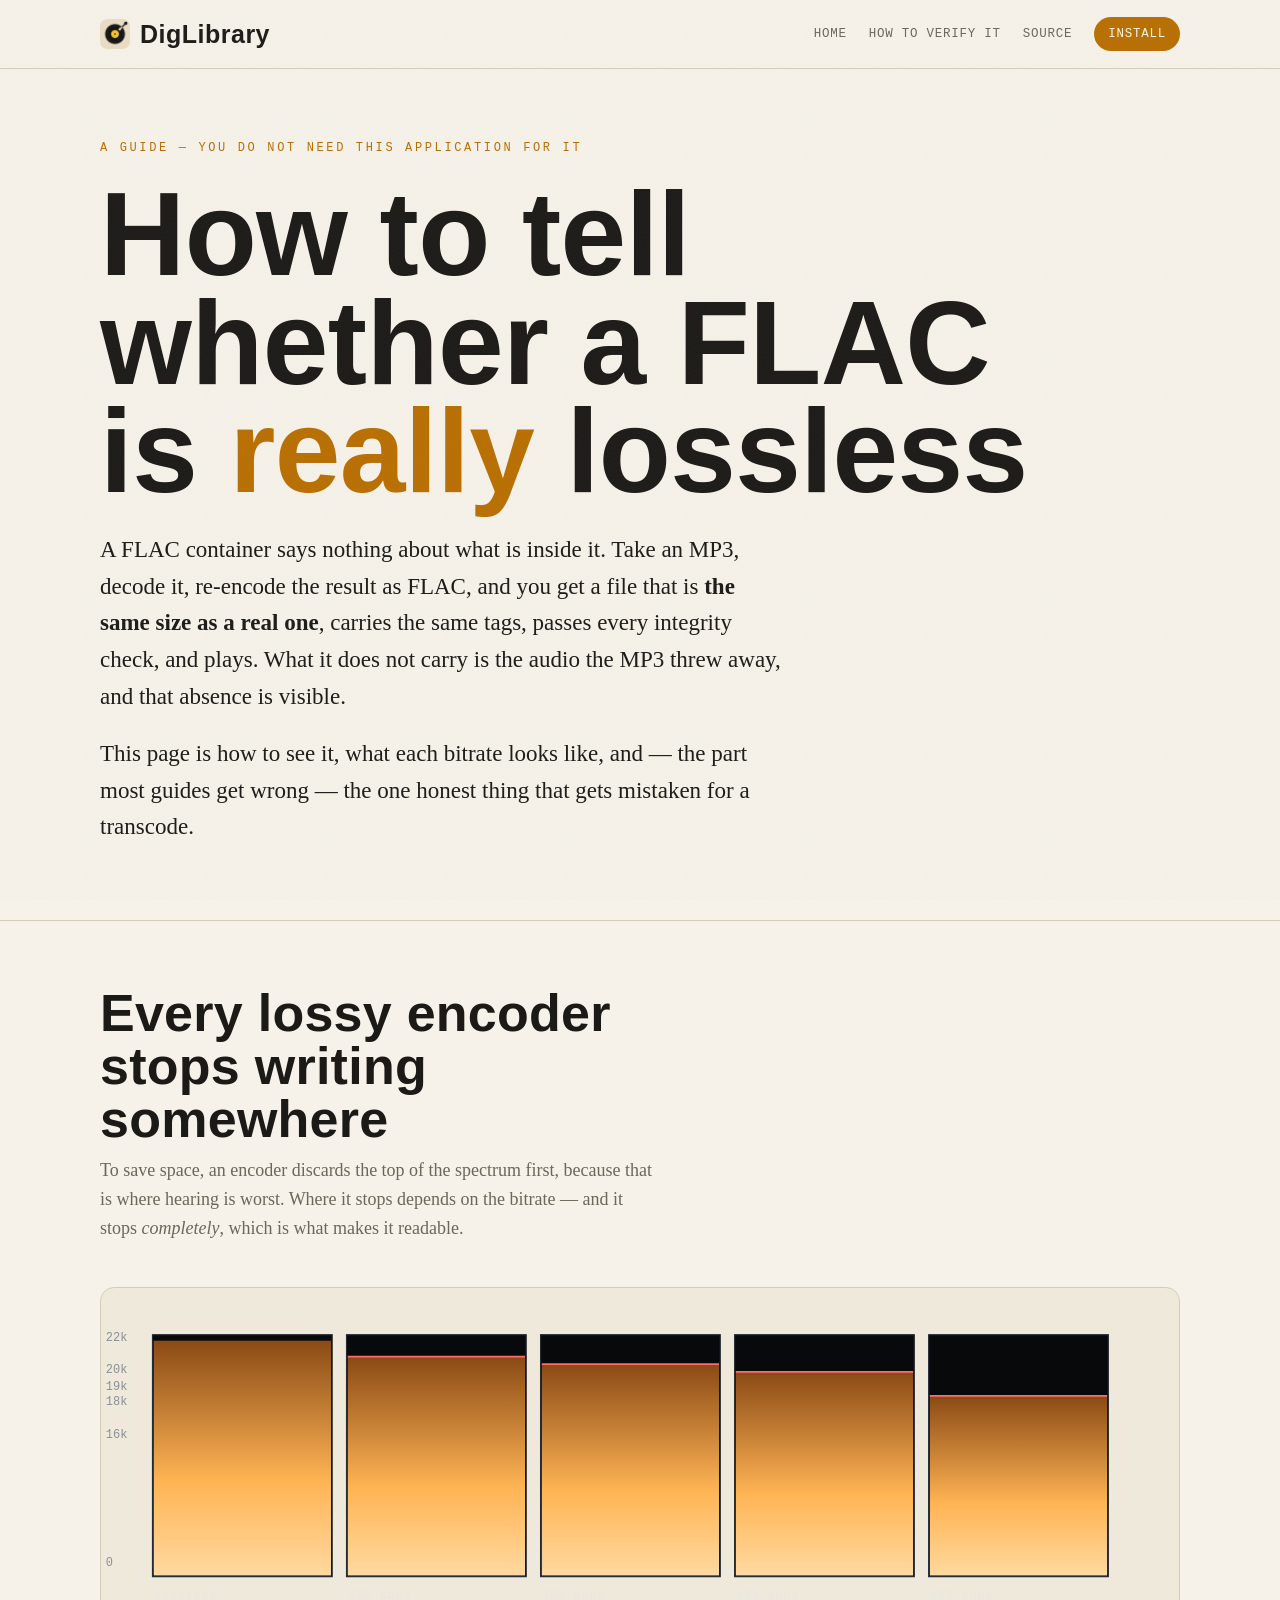
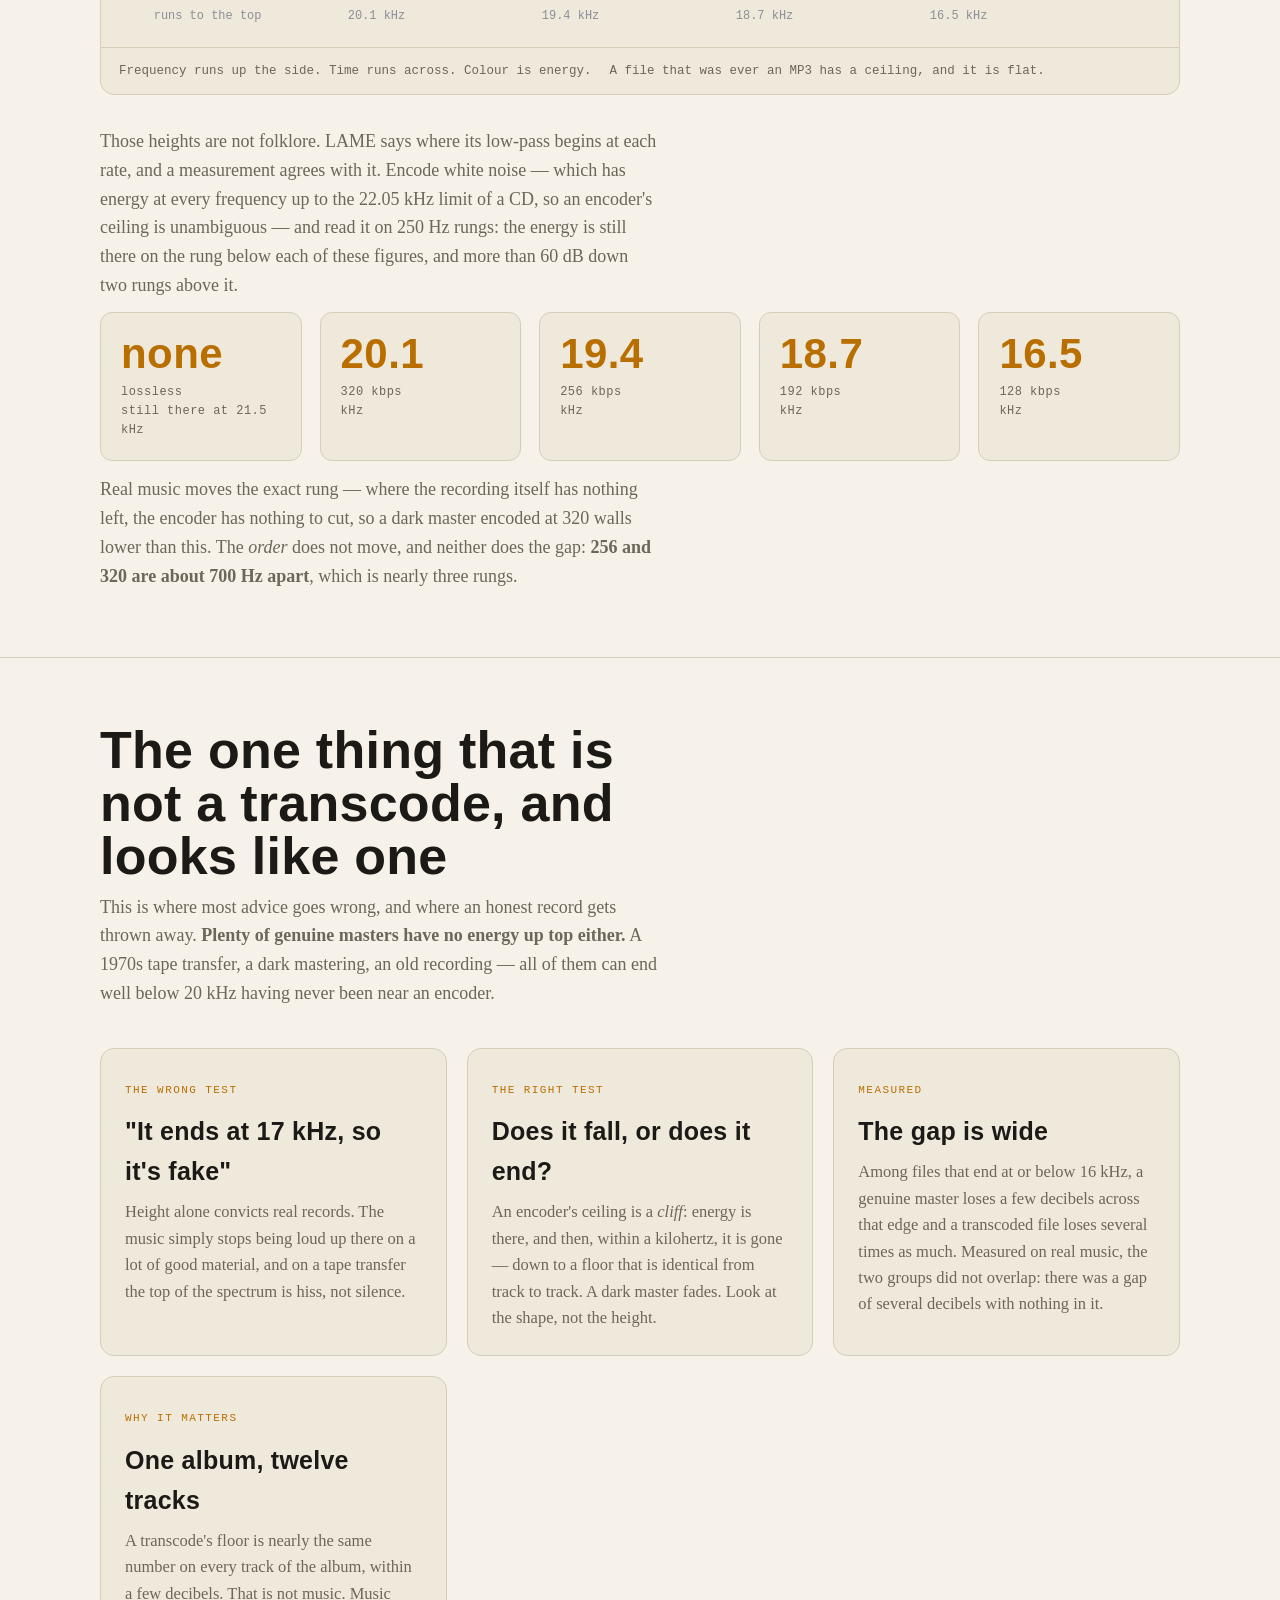
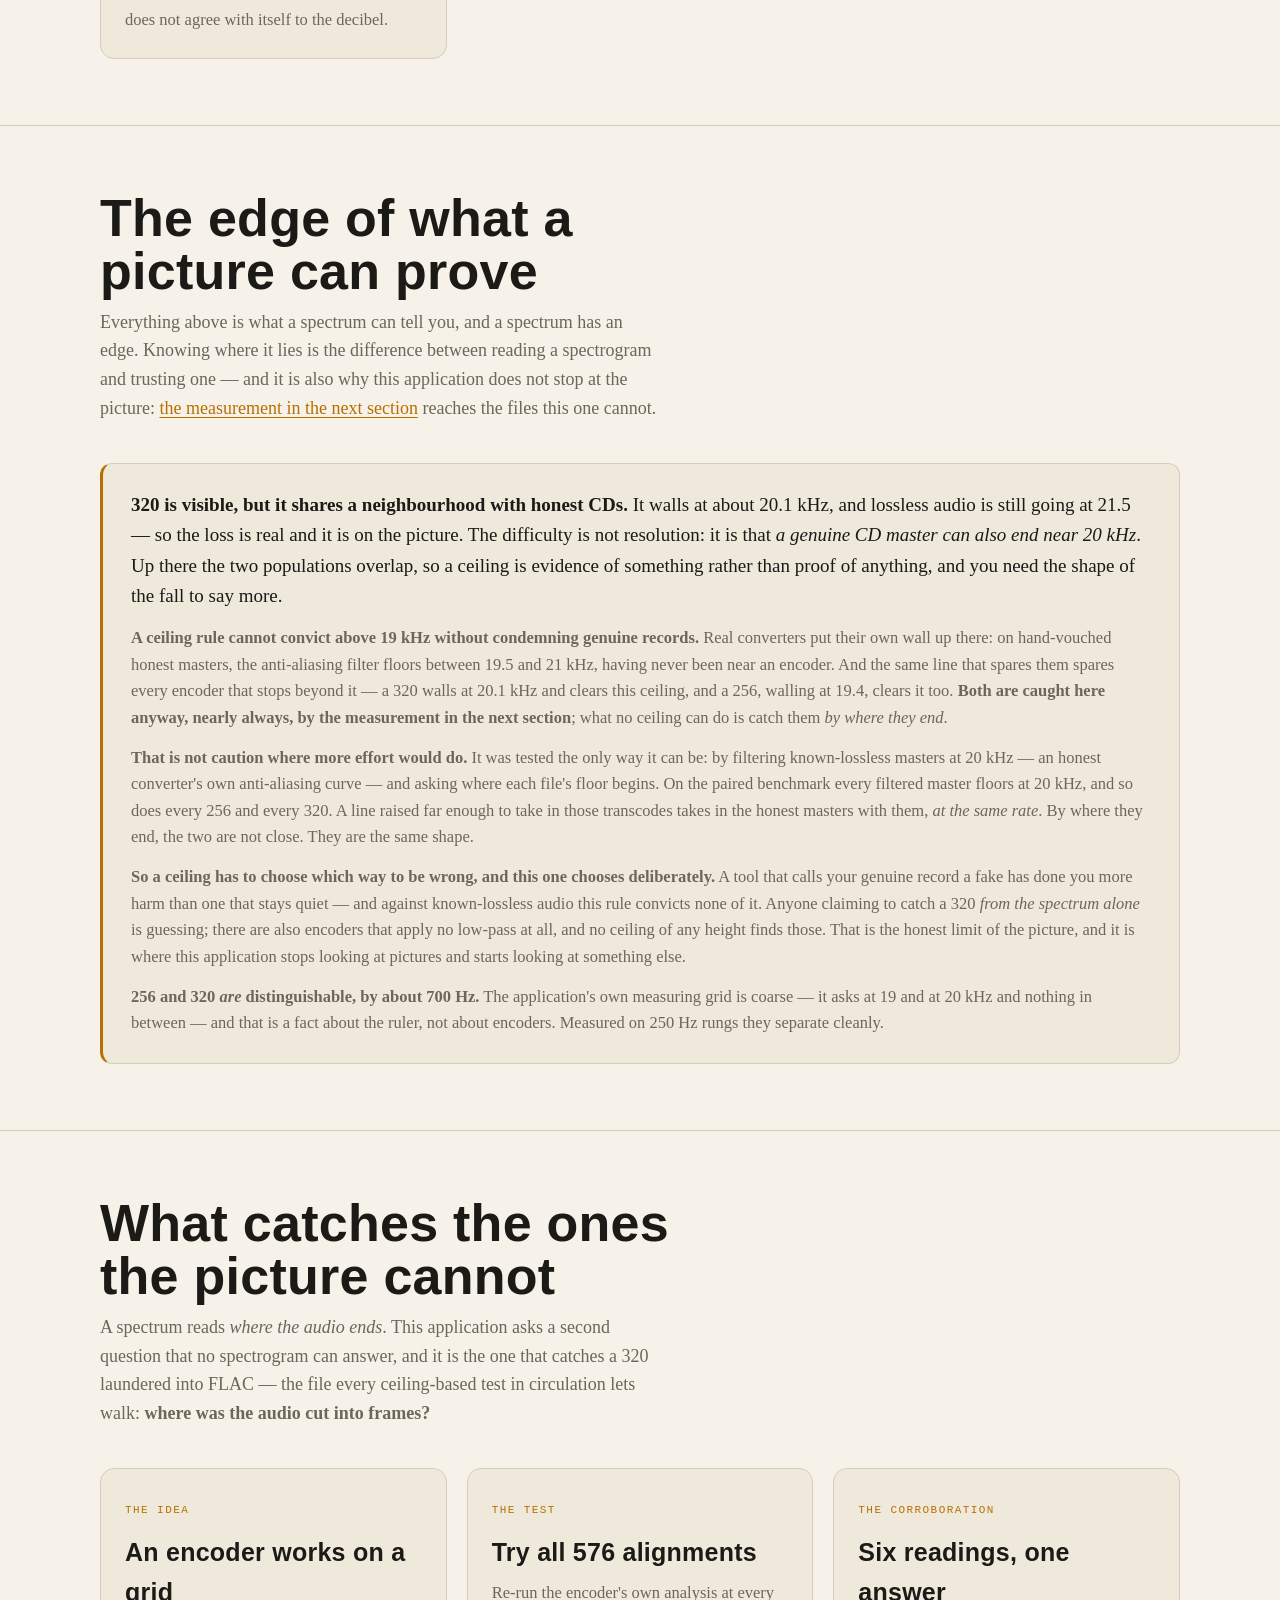
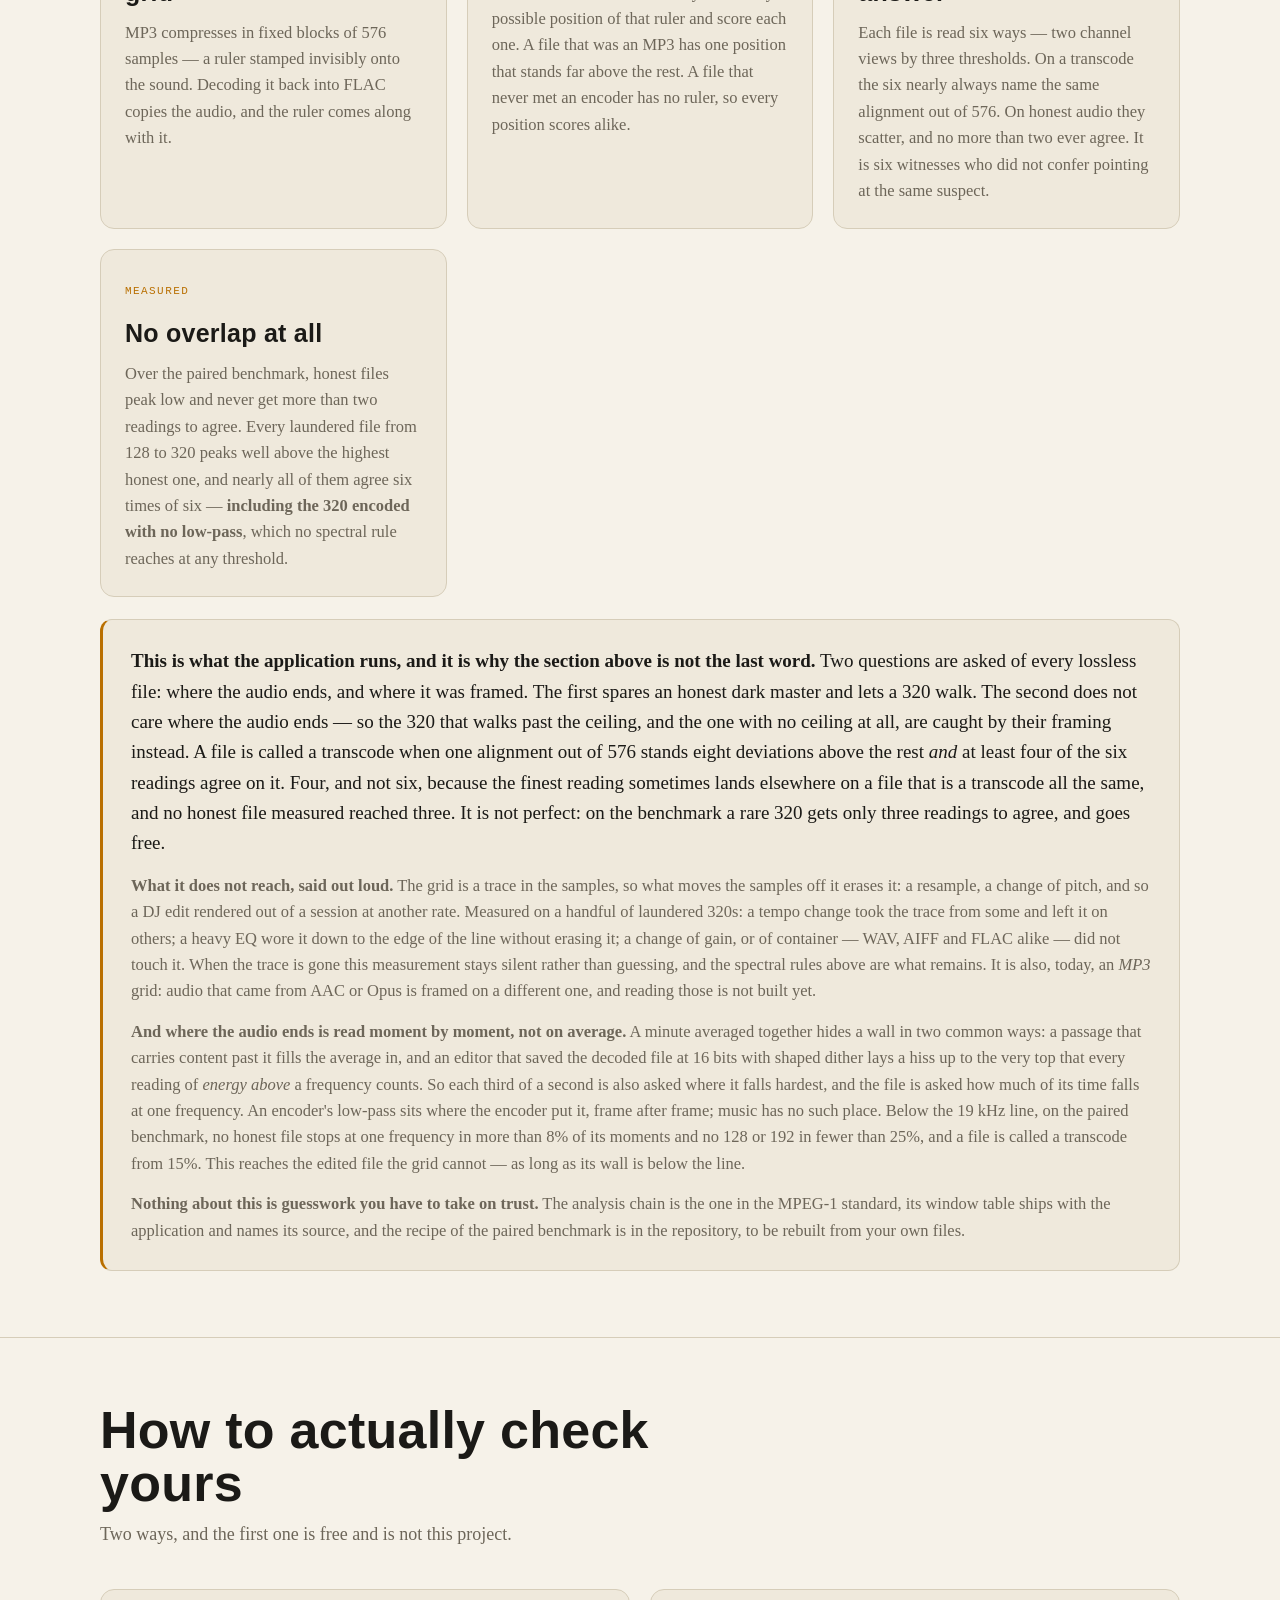
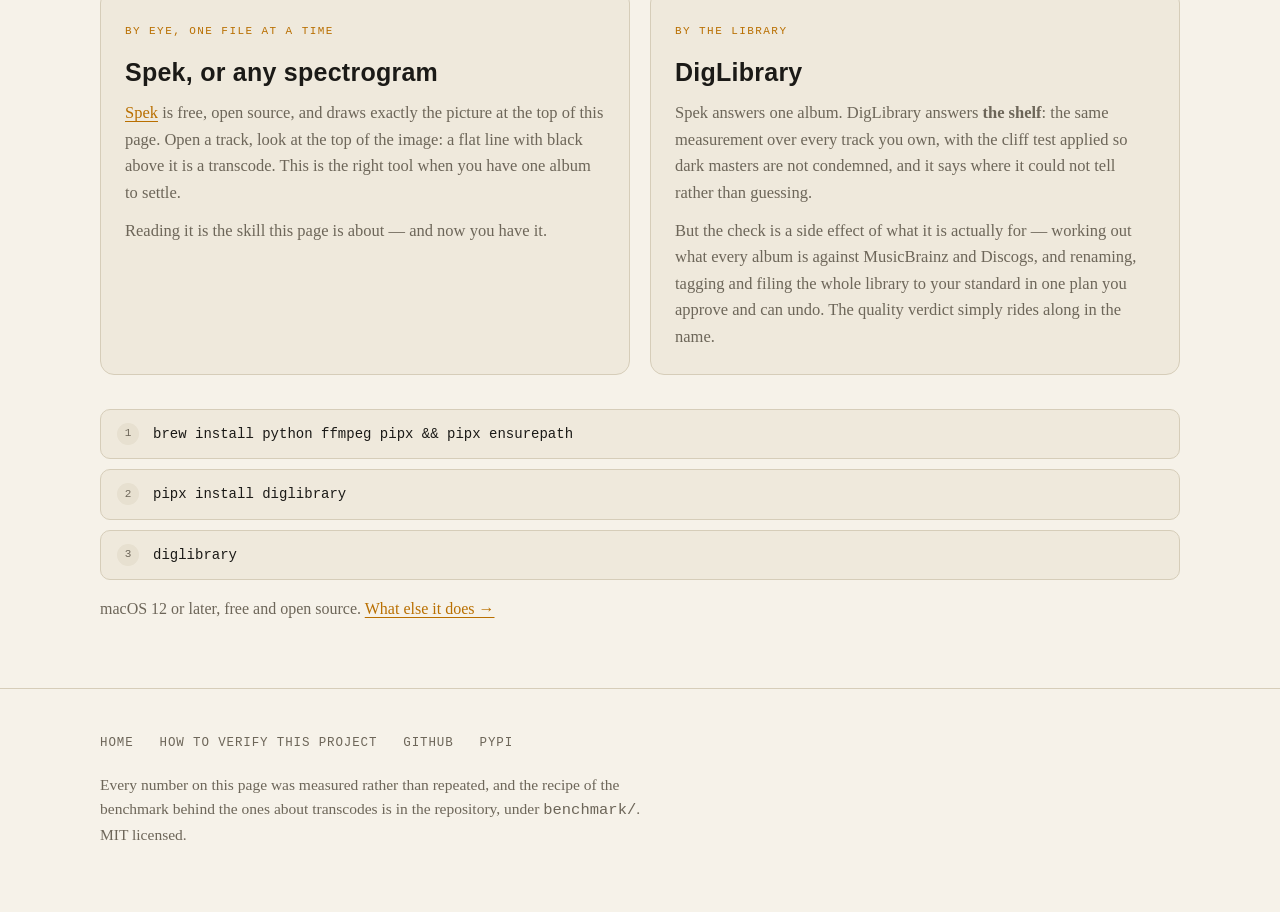
<file: docs/lossless.html>
<!doctype html>
<html lang="en">
<head>
<meta charset="utf-8">
<meta name="viewport" content="width=device-width, initial-scale=1">
<title>How to tell whether a FLAC is really lossless</title>
<meta name="description" content="An MP3 re-encoded as FLAC has the same size, the same tags and the same container. The tell is where the spectrum stops. Here is how to read it, what each bitrate looks like, and the one thing that gets mistaken for a transcode.">
<link rel="icon" href="brand/diglibrary-icon-1024.png">
<meta property="og:title" content="How to tell whether a FLAC is really lossless">
<meta property="og:description" content="The tell is where the spectrum stops — and the one thing that gets mistaken for it is an honest dark master. Measured numbers, not rules of thumb.">
<link rel="stylesheet" href="style.css">
</head>
<body>

<header class="top">
  <div class="wrap">
    <a class="mark" href="./">
      <img src="brand/diglibrary-icon-1024.png" alt="">
      <b>DigLibrary</b>
    </a>
    <nav>
      <a href="./">Home</a>
      <a href="verify.html">How to verify it</a>
      <a href="https://github.com/cankblunt/diglibrary">Source</a>
      <a class="cta" href="./#install">Install</a>
    </nav>
  </div>
</header>

<main>

<div class="wrap hero">
  <p class="kicker">A guide — you do not need this application for it</p>
  <h1>How to tell whether a FLAC is <em>really</em> lossless</h1>
  <p class="lede">
    A FLAC container says nothing about what is inside it. Take an MP3, decode it,
    re-encode the result as FLAC, and you get a file that is <strong>the same
    size as a real one</strong>, carries the same tags, passes every integrity
    check, and plays. What it does not carry is the audio the MP3 threw away, and
    that absence is visible.
  </p>
  <p class="lede" style="margin-top:-14px">
    This page is how to see it, what each bitrate looks like, and — the part most
    guides get wrong — the one honest thing that gets mistaken for a transcode.
  </p>
</div>

<section>
  <div class="wrap">
    <h2>Every lossy encoder stops writing somewhere</h2>
    <p class="sub">
      To save space, an encoder discards the top of the spectrum first, because
      that is where hearing is worst. Where it stops depends on the bitrate — and
      it stops <em>completely</em>, which is what makes it readable.
    </p>

    <figure class="scope">
      <svg viewBox="0 0 900 300" role="img" aria-label="Five spectrograms side by side. A lossless file has energy to the top of the scale. A 320 kbps MP3 stops at 20.1 kHz, 256 at 19.4, 192 at 18.6 and 128 at 16.6 — measured on white noise with LAME.">
        <defs>
          <linearGradient id="e" x1="0" y1="1" x2="0" y2="0">
            <stop offset="0%" stop-color="#ffd9a0"/><stop offset="40%" stop-color="#ffb454"/>
            <stop offset="100%" stop-color="#8a4a15"/>
          </linearGradient>
        </defs>
        <g font-family="SF Mono, Menlo, monospace" font-size="10" fill="#8b8f98">
          <text x="4" y="44">22k</text>
          <text x="4" y="71">20k</text>
          <text x="4" y="85">19k</text>
          <text x="4" y="98">18k</text>
          <text x="4" y="125">16k</text>
          <text x="4" y="232">0</text>
        </g>
        <!-- scale: 22 kHz over 200px, top of plot at y=40 -->
        <g>
          <!-- lossless -->
          <g transform="translate(44 40)">
            <rect x="-1" y="-1" width="150" height="202" fill="#08090b" stroke="#262a33"/>
            <rect x="0" y="4" width="148" height="196" fill="url(#e)"/>
            <text x="0" y="220" fill="#e8e6e1" font-family="SF Mono, Menlo, monospace" font-size="11">lossless</text>
            <text x="0" y="236" fill="#8b8f98" font-family="SF Mono, Menlo, monospace" font-size="10">runs to the top</text>
          </g>
          <!-- 320 : 20.1 kHz -> 200 - 200*20.1/22 = 17.3 -->
          <g transform="translate(206 40)">
            <rect x="-1" y="-1" width="150" height="202" fill="#08090b" stroke="#262a33"/>
            <rect x="0" y="17.3" width="148" height="182.7" fill="url(#e)"/>
            <line x1="0" y1="17.3" x2="148" y2="17.3" stroke="#ff6b6b" stroke-width="1.5"/>
            <text x="0" y="220" fill="#e8e6e1" font-family="SF Mono, Menlo, monospace" font-size="11">320 kbps</text>
            <text x="0" y="236" fill="#8b8f98" font-family="SF Mono, Menlo, monospace" font-size="10">20.1 kHz</text>
          </g>
          <!-- 256 : 19.4 kHz -> 23.6 -->
          <g transform="translate(368 40)">
            <rect x="-1" y="-1" width="150" height="202" fill="#08090b" stroke="#262a33"/>
            <rect x="0" y="23.6" width="148" height="176.4" fill="url(#e)"/>
            <line x1="0" y1="23.6" x2="148" y2="23.6" stroke="#ff6b6b" stroke-width="1.5"/>
            <text x="0" y="220" fill="#e8e6e1" font-family="SF Mono, Menlo, monospace" font-size="11">256 kbps</text>
            <text x="0" y="236" fill="#8b8f98" font-family="SF Mono, Menlo, monospace" font-size="10">19.4 kHz</text>
          </g>
          <!-- 192 : 18.7 kHz -> 30.0 -->
          <g transform="translate(530 40)">
            <rect x="-1" y="-1" width="150" height="202" fill="#08090b" stroke="#262a33"/>
            <rect x="0" y="30.0" width="148" height="170.0" fill="url(#e)"/>
            <line x1="0" y1="30.0" x2="148" y2="30.0" stroke="#ff6b6b" stroke-width="1.5"/>
            <text x="0" y="220" fill="#e8e6e1" font-family="SF Mono, Menlo, monospace" font-size="11">192 kbps</text>
            <text x="0" y="236" fill="#8b8f98" font-family="SF Mono, Menlo, monospace" font-size="10">18.7 kHz</text>
          </g>
          <!-- 128 : 16.5 kHz -> 50.0 -->
          <g transform="translate(692 40)">
            <rect x="-1" y="-1" width="150" height="202" fill="#08090b" stroke="#262a33"/>
            <rect x="0" y="50.0" width="148" height="150.0" fill="url(#e)"/>
            <line x1="0" y1="50.0" x2="148" y2="50.0" stroke="#ff6b6b" stroke-width="1.5"/>
            <text x="0" y="220" fill="#e8e6e1" font-family="SF Mono, Menlo, monospace" font-size="11">128 kbps</text>
            <text x="0" y="236" fill="#8b8f98" font-family="SF Mono, Menlo, monospace" font-size="10">16.5 kHz</text>
          </g>
        </g>
      </svg>
      <figcaption>
        <span>Frequency runs up the side. Time runs across. Colour is energy.</span>
        <span>A file that was ever an MP3 has a ceiling, and it is flat.</span>
      </figcaption>
    </figure>

    <p class="sub" style="margin-top:32px; margin-bottom:12px">
      Those heights are not folklore. LAME says where its low-pass begins at
      each rate, and a measurement agrees with it. Encode white noise — which has
      energy at every frequency up to the 22.05 kHz limit of a CD, so an
      encoder's ceiling is unambiguous — and read it on 250 Hz rungs: the energy
      is still there on the rung below each of these figures, and more than
      60 dB down two rungs above it.
    </p>
    <div class="figures" style="margin-bottom:14px">
      <div class="fig"><b>none</b><span>lossless<br>still there at 21.5 kHz</span></div>
      <div class="fig"><b>20.1</b><span>320 kbps<br>kHz</span></div>
      <div class="fig"><b>19.4</b><span>256 kbps<br>kHz</span></div>
      <div class="fig"><b>18.7</b><span>192 kbps<br>kHz</span></div>
      <div class="fig"><b>16.5</b><span>128 kbps<br>kHz</span></div>
    </div>
    <p class="sub" style="margin-bottom:0">
      Real music moves the exact rung — where the recording itself has nothing
      left, the encoder has nothing to cut, so a dark master encoded at 320 walls
      lower than this. The <em>order</em> does not move, and neither does the gap:
      <strong>256 and 320 are about 700 Hz apart</strong>, which is nearly
      three rungs.
    </p>
  </div>
</section>

<section>
  <div class="wrap">
    <h2>The one thing that is not a transcode, and looks like one</h2>
    <p class="sub">
      This is where most advice goes wrong, and where an honest record gets thrown
      away. <strong>Plenty of genuine masters have no energy up top either.</strong>
      A 1970s tape transfer, a dark mastering, an old recording — all of them can
      end well below 20 kHz having never been near an encoder.
    </p>

    <div class="cards">
      <div class="card">
        <span class="tag">The wrong test</span>
        <h3>"It ends at 17 kHz, so it's fake"</h3>
        <p>Height alone convicts real records. The music simply stops being loud up
        there on a lot of good material, and on a tape transfer the top of the
        spectrum is hiss, not silence.</p>
      </div>
      <div class="card">
        <span class="tag">The right test</span>
        <h3>Does it fall, or does it end?</h3>
        <p>An encoder's ceiling is a <em>cliff</em>: energy is there, and then, within
        a kilohertz, it is gone — down to a floor that is identical from track to
        track. A dark master fades. Look at the shape, not the height.</p>
      </div>
      <div class="card">
        <span class="tag">Measured</span>
        <h3>The gap is wide</h3>
        <p>Among files that end at or below 16 kHz, a genuine master loses a few
        decibels across that edge and a transcoded file loses several times as
        much. Measured on real music, the two groups did not overlap: there was
        a gap of several decibels with nothing in it.</p>
      </div>
      <div class="card">
        <span class="tag">Why it matters</span>
        <h3>One album, twelve tracks</h3>
        <p>A transcode's floor is nearly the same number on every track of the
        album, within a few decibels. That is not music. Music does not agree
        with itself to the decibel.</p>
      </div>
    </div>
  </div>
</section>

<section>
  <div class="wrap">
    <h2>The edge of what a picture can prove</h2>
    <p class="sub">
      Everything above is what a spectrum can tell you, and a spectrum has an
      edge. Knowing where it lies is the difference between reading a
      spectrogram and trusting one — and it is also why this application does
      not stop at the picture: <a class="inline" href="#framing">the measurement
      in the next section</a> reaches the files this one cannot.
    </p>

    <div class="promise">
      <p><strong>320 is visible, but it shares a neighbourhood with honest CDs.</strong>
      It walls at about 20.1 kHz, and lossless audio is still going at 21.5 — so
      the loss is real and it is on the picture. The difficulty is not resolution:
      it is that <em>a genuine CD master can also end near 20 kHz</em>. Up there the
      two populations overlap, so a ceiling is evidence of something rather than
      proof of anything, and you need the shape of the fall to say more.</p>
      <p><strong>A ceiling rule cannot convict above 19 kHz without condemning
      genuine records.</strong> Real
      converters put their own wall up there: on hand-vouched honest masters,
      the anti-aliasing filter floors between 19.5 and 21 kHz, having never
      been near an encoder. And the same line that spares them spares every
      encoder that stops beyond it — a 320 walls at 20.1 kHz and clears this
      ceiling, and a 256, walling at 19.4, clears it too. <strong>Both are
      caught here anyway, nearly always, by the measurement in the next
      section</strong>; what no ceiling can do is catch them <em>by where they
      end</em>.</p>
      <p><strong>That is not caution where more effort would do.</strong> It
      was tested the only way it can be: by filtering known-lossless masters at
      20 kHz — an honest converter's own anti-aliasing curve — and asking where
      each file's floor begins. On the paired benchmark every filtered master
      floors at 20 kHz, and so does every 256 and every 320. A line raised far
      enough to take in those transcodes takes in the honest masters with
      them, <em>at the same rate</em>. By where they end, the two are not
      close. They are the same shape.</p>
      <p><strong>So a ceiling has to choose which way to be wrong, and this
      one chooses deliberately.</strong> A tool that calls your genuine record a
      fake has done you more harm than one that stays quiet — and against
      known-lossless audio this rule convicts none of it. Anyone claiming to
      catch a 320 <em>from the spectrum alone</em> is guessing; there are also
      encoders that apply no low-pass at all, and no ceiling of any height
      finds those. That is the honest limit of the picture, and it is where
      this application stops looking at pictures and starts looking at
      something else.</p>
      <p><strong>256 and 320 <em>are</em> distinguishable, by about 700 Hz.</strong>
      The application's own measuring grid is coarse — it asks at 19 and at
      20 kHz and nothing in between — and that is a fact about the ruler, not
      about encoders. Measured on 250 Hz rungs they separate cleanly.</p>
    </div>
  </div>
</section>

<section>
  <div class="wrap">
    <h2 id="framing">What catches the ones the picture cannot</h2>
    <p class="sub">
      A spectrum reads <em>where the audio ends</em>. This application asks a
      second question that no spectrogram can answer, and it is the one that
      catches a 320 laundered into FLAC — the file every ceiling-based test in
      circulation lets walk: <strong>where was the audio cut into frames?</strong>
    </p>

    <div class="cards">
      <div class="card">
        <span class="tag">The idea</span>
        <h3>An encoder works on a grid</h3>
        <p>MP3 compresses in fixed blocks of 576 samples — a ruler stamped
        invisibly onto the sound. Decoding it back into FLAC copies the audio,
        and the ruler comes along with it.</p>
      </div>
      <div class="card">
        <span class="tag">The test</span>
        <h3>Try all 576 alignments</h3>
        <p>Re-run the encoder's own analysis at every possible position of that
        ruler and score each one. A file that was an MP3 has one position that
        stands far above the rest. A file that never met an encoder has no
        ruler, so every position scores alike.</p>
      </div>
      <div class="card">
        <span class="tag">The corroboration</span>
        <h3>Six readings, one answer</h3>
        <p>Each file is read six ways — two channel views by three
        thresholds. On a transcode the six nearly always name the same
        alignment out of 576. On honest audio they scatter, and no more than
        two ever agree. It is six witnesses who did not confer pointing at the
        same suspect.</p>
      </div>
      <div class="card">
        <span class="tag">Measured</span>
        <h3>No overlap at all</h3>
        <p>Over the paired benchmark, honest files peak low and never get more
        than two readings to agree. Every laundered file from 128 to 320 peaks
        well above the highest honest one, and nearly all of them agree six
        times of six — <strong>including the 320 encoded with no
        low-pass</strong>, which no spectral rule reaches at any threshold.</p>
      </div>
    </div>

    <div class="promise" style="margin-top:22px">
      <p><strong>This is what the application runs, and it is why the section
      above is not the last word.</strong> Two questions are asked of every
      lossless file: where the audio ends, and where it was framed. The first
      spares an honest dark master and lets a 320 walk. The second does not
      care where the audio ends — so the 320 that walks past the ceiling, and
      the one with no ceiling at all, are caught by their framing instead. A
      file is called a transcode when one alignment out of 576 stands eight
      deviations above the rest <em>and</em> at least four of the six readings
      agree on it. Four, and not six, because the finest reading sometimes
      lands elsewhere on a file that is a transcode all the same, and no honest
      file measured reached three. It is not perfect: on the benchmark a rare
      320 gets only three readings to agree, and goes free.</p>
      <p><strong>What it does not reach, said out loud.</strong> The grid is a
      trace in the samples, so what moves the samples off it erases it: a
      resample, a change of pitch, and so a DJ edit rendered out of a session
      at another rate. Measured on a handful of laundered 320s: a tempo change
      took the trace from some and left it on others; a heavy EQ wore it down
      to the edge of the line without erasing it; a change of gain, or of
      container — WAV, AIFF and FLAC alike — did not touch it. When the trace
      is gone this measurement stays silent rather than guessing, and the
      spectral rules above are what remains. It is also, today, an
      <em>MP3</em> grid: audio that came from AAC or Opus is framed on a
      different one, and reading those is not built yet.</p>
      <p><strong>And where the audio ends is read moment by moment, not on
      average.</strong> A minute averaged together hides a wall in two common
      ways: a passage that carries content past it fills the average in, and an
      editor that saved the decoded file at 16 bits with shaped dither lays a
      hiss up to the very top that every reading of <em>energy above</em> a
      frequency counts. So each third of a second is also asked where it falls
      hardest, and the file is asked how much of its time falls at one
      frequency. An encoder's low-pass sits where the encoder put it, frame
      after frame; music has no such place. Below the 19 kHz line, on the
      paired benchmark, no honest file stops at one frequency in more than 8%
      of its moments and no 128 or 192 in fewer than 25%, and a file is called a
      transcode from 15%. This reaches the edited file the grid cannot — as
      long as its wall is below the line.</p>
      <p><strong>Nothing about this is guesswork you have to take on
      trust.</strong> The analysis chain is the one in the MPEG-1 standard, its
      window table ships with the application and names its source, and the
      recipe of the paired benchmark is in the repository, to be rebuilt from
      your own files.</p>
    </div>
  </div>
</section>

<section>
  <div class="wrap">
    <h2>How to actually check yours</h2>
    <p class="sub">Two ways, and the first one is free and is not this project.</p>

    <div class="cards">
      <div class="card">
        <span class="tag">By eye, one file at a time</span>
        <h3>Spek, or any spectrogram</h3>
        <p><a class="inline" href="https://www.spek.cc/">Spek</a> is free, open
        source, and draws exactly the picture at the top of this page. Open a track,
        look at the top of the image: a flat line with black above it is a
        transcode. This is the right tool when you have one album to settle.</p>
        <p>Reading it is the skill this page is about — and now you have it.</p>
      </div>
      <div class="card">
        <span class="tag">By the library</span>
        <h3>DigLibrary</h3>
        <p>Spek answers one album. DigLibrary answers <strong>the shelf</strong>:
        the same measurement over every track you own, with the cliff test applied
        so dark masters are not condemned, and it says where it could not tell
        rather than guessing.</p>
        <p>But the check is a side effect of what it is actually for — working out
        what every album is against MusicBrainz and Discogs, and renaming, tagging
        and filing the whole library to your standard in one plan you approve and
        can undo. The quality verdict simply rides along in the name.</p>
      </div>
    </div>

    <ol class="lines" style="margin-top:34px">
      <li><code>brew install python ffmpeg pipx &amp;&amp; pipx ensurepath</code></li>
      <li><code>pipx install diglibrary</code></li>
      <li><code>diglibrary</code></li>
    </ol>
    <p style="color:var(--muted); font-size:16px; margin:0">
      macOS 12 or later, free and open source.
      <a class="inline" href="./">What else it does →</a>
    </p>
  </div>
</section>

</main>

<footer>
  <div class="wrap">
    <div class="row">
      <a href="./">Home</a>
      <a href="verify.html">How to verify this project</a>
      <a href="https://github.com/cankblunt/diglibrary">GitHub</a>
      <a href="https://pypi.org/project/diglibrary/">PyPI</a>
    </div>
    <p style="margin:0; max-width:72ch">
      Every number on this page was measured rather than repeated, and the
      recipe of the benchmark behind the ones about transcodes is in the
      repository, under <code>benchmark/</code>. MIT licensed.
    </p>
  </div>
</footer>

</body>
</html>
</file>
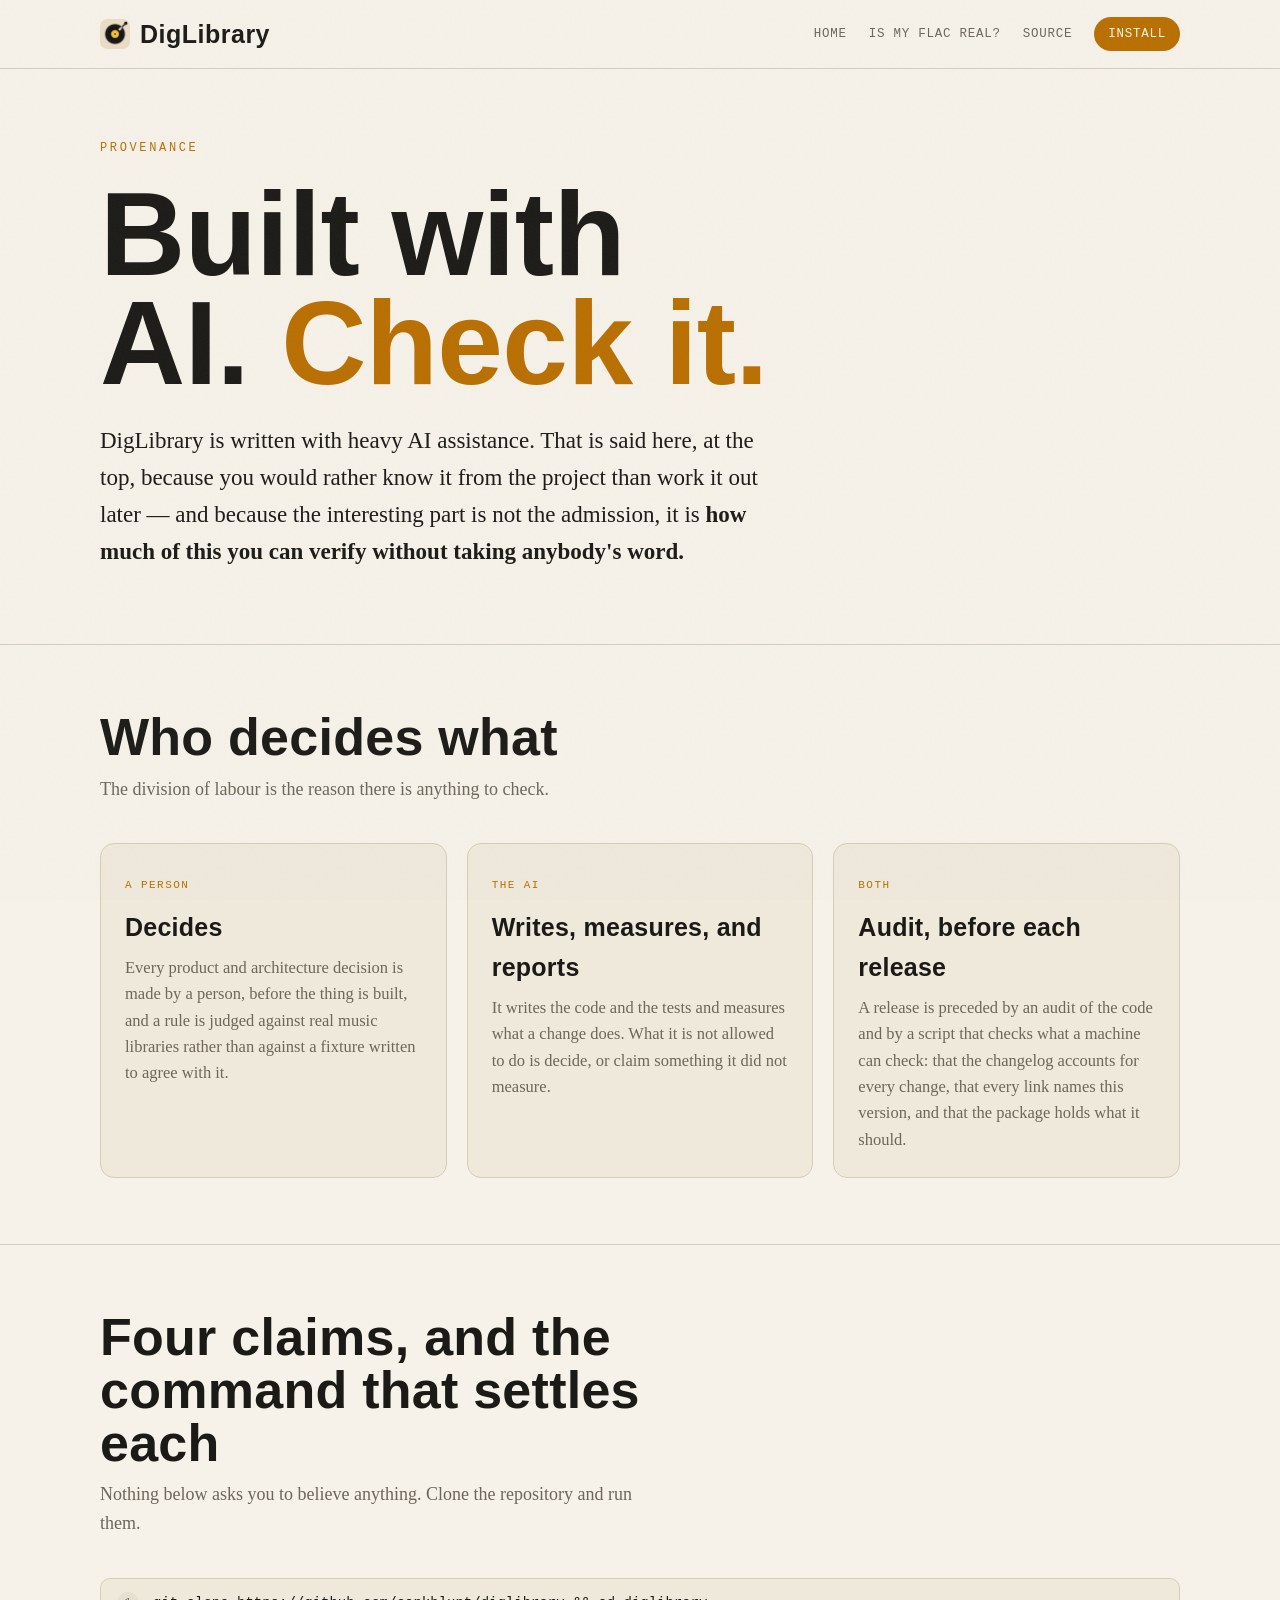
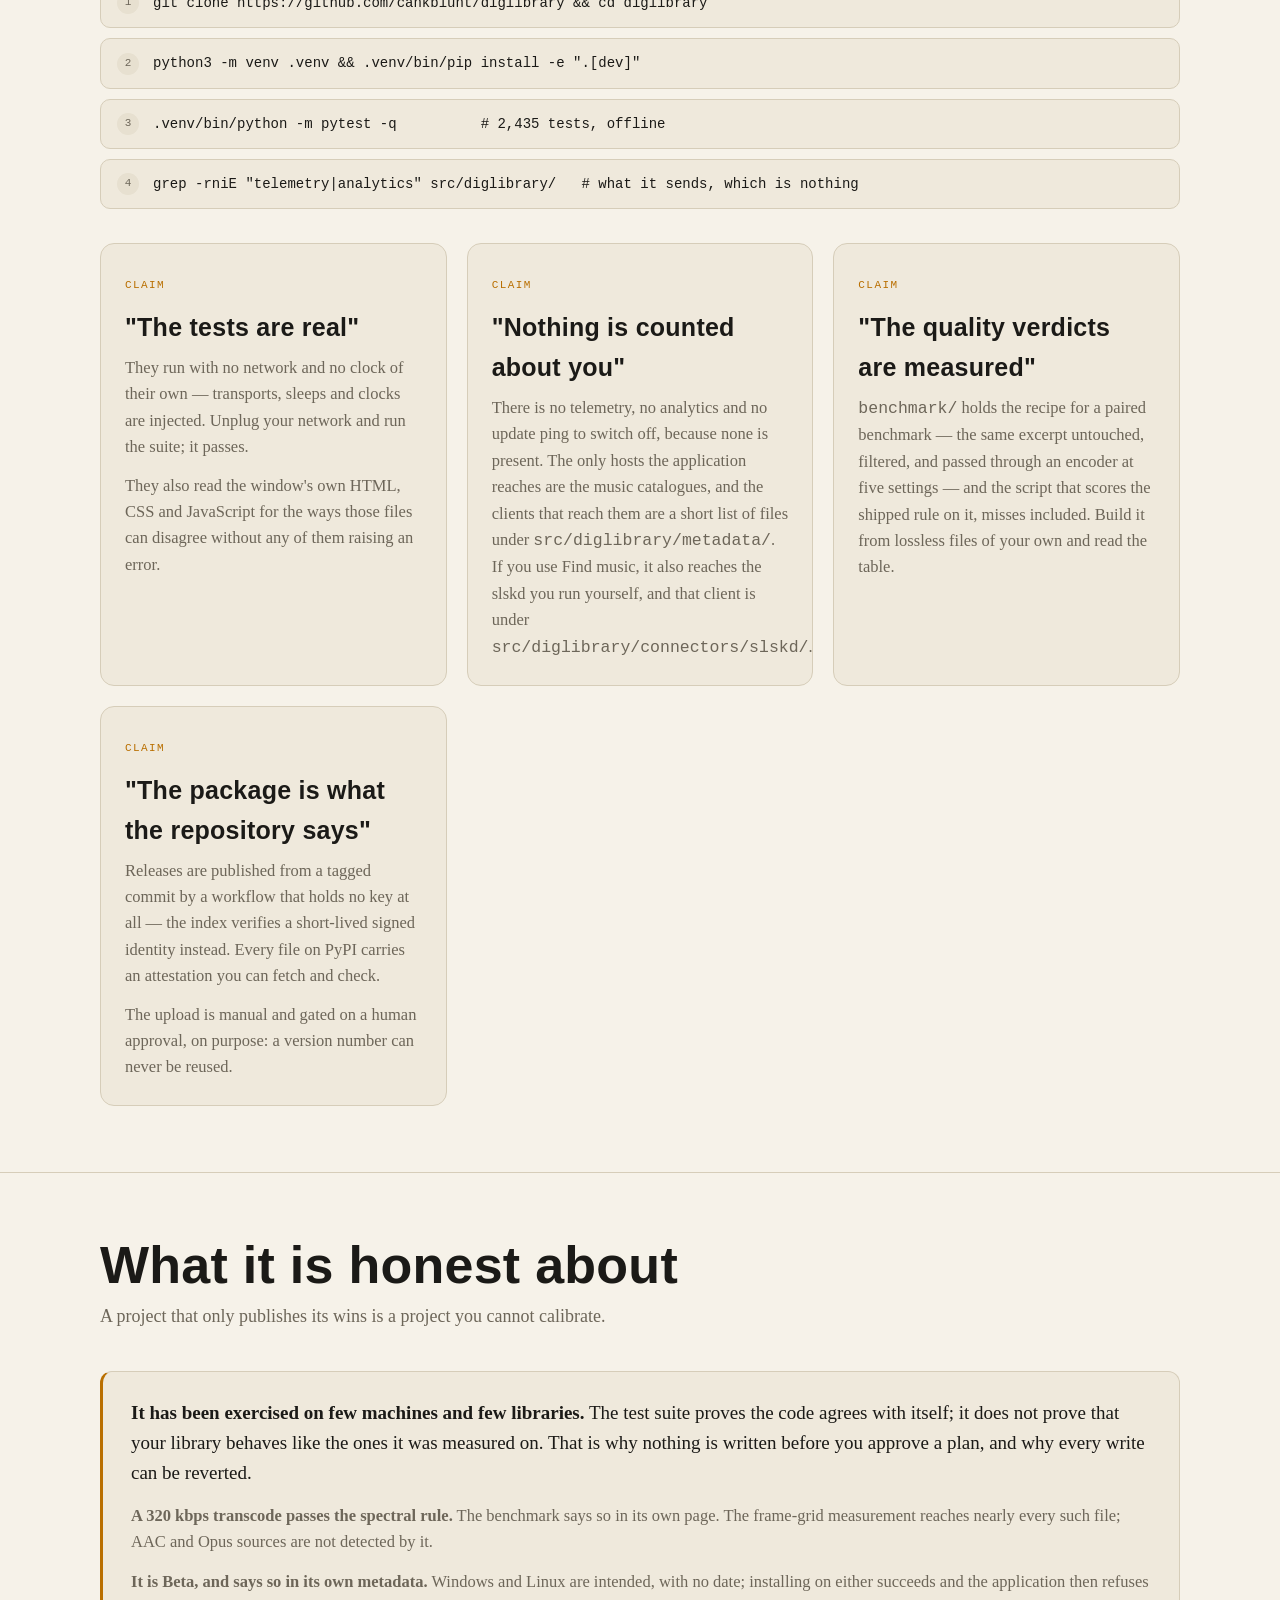
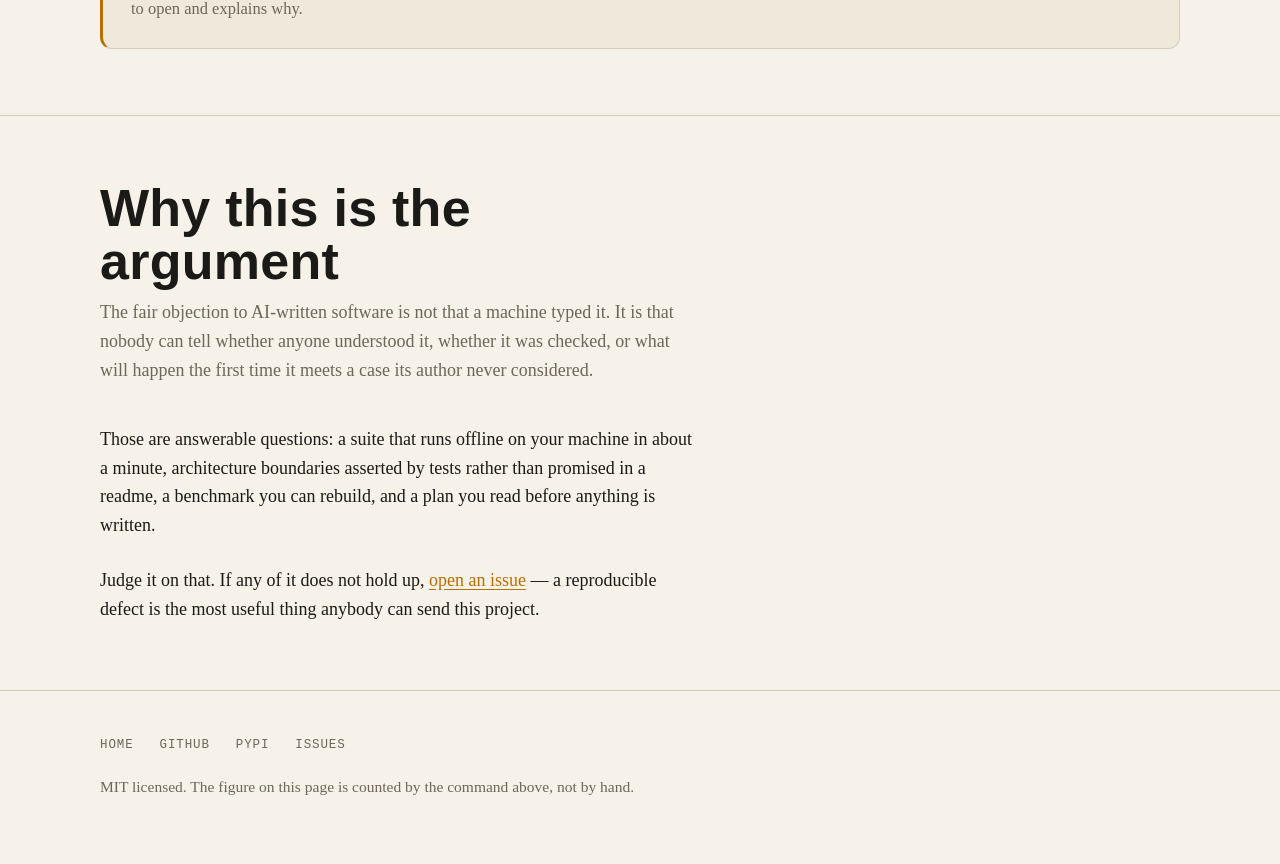
<file: docs/verify.html>
<!doctype html>
<html lang="en">
<head>
<meta charset="utf-8">
<meta name="viewport" content="width=device-width, initial-scale=1">
<title>DigLibrary — built with AI, and here is how to check it</title>
<meta name="description" content="DigLibrary organizes music libraries and is written with heavy AI assistance under a person's direction. Here is how to verify the claims on this site yourself, on your own machine.">
<link rel="icon" href="brand/diglibrary-icon-1024.png">
<link rel="stylesheet" href="style.css">
</head>
<body>

<header class="top">
  <div class="wrap">
    <a class="mark" href="./">
      <img src="brand/diglibrary-icon-1024.png" alt="">
      <b>DigLibrary</b>
    </a>
    <nav>
      <a href="./">Home</a>
      <a href="lossless.html">Is my FLAC real?</a>
      <a href="https://github.com/cankblunt/diglibrary">Source</a>
      <a class="cta" href="./#install">Install</a>
    </nav>
  </div>
</header>

<main>

<div class="wrap hero">
  <p class="kicker">Provenance</p>
  <h1>Built with AI. <em>Check it.</em></h1>
  <p class="lede">
    DigLibrary is written with heavy AI assistance. That is said here, at the top,
    because you would rather know it from the project than work it out later — and
    because the interesting part is not the admission, it is
    <strong>how much of this you can verify without taking anybody's word.</strong>
  </p>
</div>

<section>
  <div class="wrap">
    <h2>Who decides what</h2>
    <p class="sub">
      The division of labour is the reason there is anything to check.
    </p>

    <div class="cards">
      <div class="card">
        <span class="tag">A person</span>
        <h3>Decides</h3>
        <p>Every product and architecture decision is made by a person, before the
        thing is built, and a rule is judged against real music libraries rather
        than against a fixture written to agree with it.</p>
      </div>
      <div class="card">
        <span class="tag">The AI</span>
        <h3>Writes, measures, and reports</h3>
        <p>It writes the code and the tests and measures what a change does. What it
        is not allowed to do is decide, or claim something it did not measure.</p>
      </div>
      <div class="card">
        <span class="tag">Both</span>
        <h3>Audit, before each release</h3>
        <p>A release is preceded by an audit of the code and by a script that checks
        what a machine can check: that the changelog accounts for every change, that
        every link names this version, and that the package holds what it should.</p>
      </div>
    </div>
  </div>
</section>

<section>
  <div class="wrap">
    <h2>Four claims, and the command that settles each</h2>
    <p class="sub">
      Nothing below asks you to believe anything. Clone the repository and run them.
    </p>

    <ol class="lines" style="counter-reset:step">
      <li><code>git clone https://github.com/cankblunt/diglibrary &amp;&amp; cd diglibrary</code></li>
      <li><code>python3 -m venv .venv &amp;&amp; .venv/bin/pip install -e ".[dev]"</code></li>
      <li><code>.venv/bin/python -m pytest -q          # 2,435 tests, offline</code></li>
      <li><code>grep -rniE "telemetry|analytics" src/diglibrary/   # what it sends, which is nothing</code></li>
    </ol>

    <div class="cards" style="margin-top:34px">
      <div class="card">
        <span class="tag">Claim</span>
        <h3>"The tests are real"</h3>
        <p>They run with no network and no clock of their own — transports, sleeps and
        clocks are injected. Unplug your network and run the suite; it passes.</p>
        <p>They also read the window's own HTML, CSS and JavaScript for the ways
        those files can disagree without any of them raising an error.</p>
      </div>
      <div class="card">
        <span class="tag">Claim</span>
        <h3>"Nothing is counted about you"</h3>
        <p>There is no telemetry, no analytics and no update ping to switch off,
        because none is present. The only hosts the application reaches are the
        music catalogues, and the clients that reach them are a short list of files
        under <code>src/diglibrary/metadata/</code>. If you use Find music, it also
        reaches the slskd you run yourself, and that client is under
        <code>src/diglibrary/connectors/slskd/</code>.</p>
      </div>
      <div class="card">
        <span class="tag">Claim</span>
        <h3>"The quality verdicts are measured"</h3>
        <p><code>benchmark/</code> holds the recipe for a paired benchmark — the same
        excerpt untouched, filtered, and passed through an encoder at five settings —
        and the script that scores the shipped rule on it, misses included. Build
        it from lossless files of your own and read the table.</p>
      </div>
      <div class="card">
        <span class="tag">Claim</span>
        <h3>"The package is what the repository says"</h3>
        <p>Releases are published from a tagged commit by a workflow that holds no
        key at all — the index verifies a short-lived signed identity instead. Every
        file on PyPI carries an attestation you can fetch and check.</p>
        <p>The upload is manual and gated on a human approval, on purpose: a version
        number can never be reused.</p>
      </div>
    </div>
  </div>
</section>

<section>
  <div class="wrap">
    <h2>What it is honest about</h2>
    <p class="sub">
      A project that only publishes its wins is a project you cannot calibrate.
    </p>

    <div class="promise">
      <p><strong>It has been exercised on few machines and few libraries.</strong> The
      test suite proves the code agrees with itself; it does not prove that your
      library behaves like the ones it was measured on. That is why nothing is
      written before you approve a plan, and why every write can be reverted.</p>
      <p><strong>A 320 kbps transcode passes the spectral rule.</strong> The benchmark
      says so in its own page. The frame-grid measurement reaches nearly every
      such file; AAC and Opus sources are not detected by it.</p>
      <p><strong>It is Beta, and says so in its own metadata.</strong> Windows and Linux are
      intended, with no date; installing on either succeeds and the application then
      refuses to open and explains why.</p>
    </div>
  </div>
</section>

<section>
  <div class="wrap">
    <h2>Why this is the argument</h2>
    <p class="sub" style="max-width:66ch">
      The fair objection to AI-written software is not that a machine typed it. It is
      that nobody can tell whether anyone understood it, whether it was checked, or
      what will happen the first time it meets a case its author never considered.
    </p>
    <p style="max-width:66ch; margin:0 0 26px">
      Those are answerable questions: a suite that runs offline on your machine in
      about a minute, architecture boundaries asserted by tests rather than promised
      in a readme, a benchmark you can rebuild, and a plan you read before anything
      is written.
    </p>
    <p style="max-width:66ch; margin:0">
      Judge it on that. If any of it does not hold up,
      <a class="inline" href="https://github.com/cankblunt/diglibrary/issues">open an issue</a>
      — a reproducible defect is the most useful thing anybody can send this project.
    </p>
  </div>
</section>

</main>

<footer>
  <div class="wrap">
    <div class="row">
      <a href="./">Home</a>
      <a href="https://github.com/cankblunt/diglibrary">GitHub</a>
      <a href="https://pypi.org/project/diglibrary/">PyPI</a>
      <a href="https://github.com/cankblunt/diglibrary/issues">Issues</a>
    </div>
    <p style="margin:0; max-width:70ch">
      MIT licensed. The figure on this page is counted by the command above, not
      by hand.
    </p>
  </div>
</footer>

</body>
</html>
</file>
<file: docs/style.css>
/* DigLibrary's pages wear the application's own palette. One stylesheet,
   because a rule kept in two copies is corrected in one of them. */

:root {
  /* The application's own palette. A page that does not look like the window
     it is advertising is a page describing something else. */
  --bg: #0e0f12;
  --panel: #16181d;
  --raised: #1c1f26;
  --line: #262a33;
  --text: #e8e6e1;
  --muted: #8b8f98;
  --accent: #ffb454;
  --accent-ink: #241a05;
  --good: #8aa88c;
  --bad: #ff6b6b;
  --grain: 0.035;

  --display: "Avenir Next Condensed", "Haettenschweiler", "Arial Narrow", "Helvetica Neue", sans-serif;
  --body: Charter, "Iowan Old Style", "Palatino Linotype", Georgia, serif;
  --mono: "SF Mono", ui-monospace, Menlo, "Cascadia Mono", monospace;

  /* The masthead is sticky, so it covers the top of whatever an anchor lands
     on. Measured at 375 and 1280 px wide: 30 px logo + 28 px padding + 1 px
     border, and it does not change with the viewport. Declared here because
     `scroll-margin-top` below has to agree with it — the two are one number. */
  --header-h: 69px;
}
@media (prefers-color-scheme: light) {
  :root:not([data-theme="dark"]) {
    --bg: #f6f2e9;
    --panel: #efe9dc;
    --raised: #e7e0d0;
    --line: #d6cdb9;
    --text: #1b1a17;
    --muted: #6d6659;
    --accent: #b96f00;
    --accent-ink: #fff6e6;
    --good: #4a6b4f;
    --bad: #b4322f;
    --grain: 0.05;
  }
}

* { box-sizing: border-box; }
html { -webkit-text-size-adjust: 100%; }
/* Every anchor target clears the sticky masthead. Without this, `#install`
   lands with its first line — the one that installs pipx — behind the header,
   and the page appears to begin at step 2. The three pages all point their
   Install button at this one target. */
[id] { scroll-margin-top: calc(var(--header-h) + 15px); }
body {
  margin: 0;
  background: var(--bg);
  color: var(--text);
  font-family: var(--body);
  font-size: 18px;
  line-height: 1.6;
  overflow-x: hidden;
}
/* Grain, so the page has a surface rather than a flat fill. */
body::before {
  content: "";
  position: fixed;
  inset: 0;
  pointer-events: none;
  z-index: 100;
  opacity: var(--grain);
  background-image: url("data:image/svg+xml;utf8,<svg xmlns='http://www.w3.org/2000/svg' width='120' height='120'><filter id='n'><feTurbulence type='fractalNoise' baseFrequency='0.85' numOctaves='3'/></filter><rect width='120' height='120' filter='url(%23n)'/></svg>");
}

.wrap { width: min(1080px, 92vw); margin: 0 auto; }

/* ---------- masthead ---------- */
header.top {
  border-bottom: 1px solid var(--line);
  position: sticky; top: 0; z-index: 20;
  background: color-mix(in srgb, var(--bg) 88%, transparent);
  backdrop-filter: blur(10px);
}
.top .wrap { display: flex; align-items: center; gap: 18px; padding: 14px 0; }
.mark { display: flex; align-items: center; gap: 10px; text-decoration: none; color: inherit; }
.mark img { width: 30px; height: 30px; border-radius: 7px; display: block; }
.mark b {
  font-family: var(--display);
  font-size: 25px; font-weight: 600; letter-spacing: 0.02em;
}
.top nav { margin-left: auto; display: flex; gap: 22px; align-items: center; }
.top nav a {
  color: var(--muted); text-decoration: none;
  font-family: var(--mono); font-size: 12.5px; letter-spacing: 0.06em; text-transform: uppercase;
}
.top nav a:hover { color: var(--text); }
.top nav a.cta {
  color: var(--accent-ink); background: var(--accent);
  padding: 7px 14px; border-radius: 999px;
}
.top nav a.cta:hover { color: var(--accent-ink); filter: brightness(1.08); }

/* ---------- hero ---------- */
.hero { padding: 70px 0 40px; position: relative; }
.kicker {
  font-family: var(--mono); font-size: 12px; letter-spacing: 0.22em;
  text-transform: uppercase; color: var(--accent); margin: 0 0 22px;
}
h1 {
  font-family: var(--display);
  font-weight: 600;
  font-size: clamp(52px, 9.5vw, 118px);
  line-height: 0.92;
  letter-spacing: -0.005em;
  margin: 0 0 26px;
  max-width: 15ch;
  text-wrap: balance;
}
h1 em { font-style: normal; color: var(--accent); }
.lede { font-size: clamp(19px, 2.2vw, 23px); max-width: 60ch; margin: 0 0 34px; color: var(--text); }
.lede strong { font-weight: 600; }

/* the spectrogram: the product's own mechanism, drawn */
.scope {
  margin: 44px 0 0;
  border: 1px solid var(--line);
  border-radius: 14px;
  background: var(--panel);
  overflow: hidden;
}
.scope figcaption {
  display: flex; flex-wrap: wrap; gap: 6px 18px;
  padding: 13px 18px; border-top: 1px solid var(--line);
  font-family: var(--mono); font-size: 12.5px; color: var(--muted);
}
.scope figcaption b { color: var(--text); font-weight: 500; }
.scope svg { display: block; width: 100%; height: auto; }

/* ---------- install ---------- */
.install { padding: 20px 0 70px; }
.lines {
  display: grid; gap: 10px; margin: 0 0 16px; padding: 0; list-style: none;
  counter-reset: step;
}
.lines li {
  display: flex; align-items: center; gap: 14px;
  background: var(--panel); border: 1px solid var(--line);
  border-radius: 10px; padding: 13px 16px;
  font-family: var(--mono); font-size: 14px;
  overflow-x: auto;
}
.lines li::before {
  counter-increment: step; content: counter(step);
  flex: none; width: 22px; height: 22px; border-radius: 50%;
  background: var(--raised); color: var(--muted);
  display: grid; place-items: center; font-size: 11px;
}
.lines code { white-space: pre; }
.lines .out { color: var(--muted); }

/* ---------- sections ---------- */
section { padding: 66px 0; border-top: 1px solid var(--line); }
h2 {
  font-family: var(--display); font-weight: 600;
  font-size: clamp(32px, 4.6vw, 52px); line-height: 1.02;
  letter-spacing: 0.005em; margin: 0 0 10px; max-width: 20ch;
}
.sub { color: var(--muted); max-width: 62ch; margin: 0 0 40px; }

.cards { display: grid; gap: 20px; grid-template-columns: repeat(auto-fit, minmax(270px, 1fr)); }
.card {
  background: var(--panel); border: 1px solid var(--line);
  border-radius: 14px; padding: 24px;
}
.card h3 {
  font-family: var(--display); font-weight: 600; font-size: 25px;
  margin: 0 0 8px; letter-spacing: 0.01em;
}
.card p { margin: 0; color: var(--muted); font-size: 16.5px; }
.card p + p { margin-top: 12px; }
.card .tag {
  display: inline-block; font-family: var(--mono); font-size: 11px;
  letter-spacing: 0.13em; text-transform: uppercase;
  color: var(--accent); margin: 0 0 12px;
}

.shots { display: grid; gap: 22px; grid-template-columns: repeat(auto-fit, minmax(320px, 1fr)); }
figure.shot { margin: 0; }
figure.shot img {
  width: 100%; height: auto; display: block;
  border: 1px solid var(--line); border-radius: 12px;
}
figure.shot figcaption {
  font-family: var(--mono); font-size: 12.5px; color: var(--muted);
  margin-top: 11px;
}

/* The recording of the install is a `shot` like the two screenshots — same
   frame, same caption — and differs only in where it sits and how wide it may
   grow. Written after them because both selectors weigh the same, so the later
   one is what decides. Capped at the picture's own 836px: a drawn terminal
   blown up on a wide screen is a 5x7 font blown up with it, and
   `image-rendering` is left alone so the browser keeps smoothing it down. */
figure.typing { margin: 0 0 16px; max-width: 836px; }

/* ---------- the promise ---------- */
.promise {
  background: var(--panel); border: 1px solid var(--line);
  border-left: 3px solid var(--accent);
  border-radius: 12px; padding: 26px 28px; margin-top: 30px;
}
.promise p { margin: 0; font-size: 19px; }
.promise p + p { margin-top: 14px; color: var(--muted); font-size: 16.5px; }

/* ---------- evidence ---------- */
.figures { display: grid; gap: 18px; grid-template-columns: repeat(auto-fit, minmax(150px, 1fr)); margin: 0 0 34px; }
.fig { border: 1px solid var(--line); border-radius: 12px; padding: 20px; background: var(--panel); }
.fig b {
  display: block; font-family: var(--display); font-weight: 600;
  font-size: 42px; line-height: 1; letter-spacing: 0.01em; color: var(--accent);
}
.fig span { display: block; margin-top: 8px; font-family: var(--mono); font-size: 12px; color: var(--muted); letter-spacing: 0.04em; }

/* ---------- footer ---------- */
footer { border-top: 1px solid var(--line); padding: 44px 0 70px; color: var(--muted); font-size: 15.5px; }
footer a { color: var(--text); }
footer .row { display: flex; flex-wrap: wrap; gap: 12px 26px; margin-bottom: 20px; font-family: var(--mono); font-size: 12.5px; text-transform: uppercase; letter-spacing: 0.07em; }
footer .row a { color: var(--muted); text-decoration: none; }
footer .row a:hover { color: var(--text); }

a.inline { color: var(--accent); text-underline-offset: 3px; }

@media (max-width: 640px) {
  body { font-size: 17px; }
  .hero { padding: 46px 0 26px; }
  .top nav a:not(.cta) { display: none; }
}

/* ---------- the plan: the product's actual moment ---------- */
/* Two listings side by side, because the thing DigLibrary does that nothing
   else does is show you the whole batch before it touches any of it. */
.plan {
  display: grid;
  grid-template-columns: 1fr auto 1fr;
  gap: 0 20px;
  align-items: center;
  padding: 24px 22px;
}
.plan-side { min-width: 0; }
.plan-head {
  font-family: var(--mono); font-size: 11px; letter-spacing: 0.14em;
  text-transform: uppercase; color: var(--muted); margin: 0 0 14px;
}
.plan-side ul { list-style: none; margin: 0; padding: 0; }
.plan-side li {
  font-family: var(--mono);
  font-size: 12.5px;
  line-height: 1.75;
  color: var(--muted);
  white-space: nowrap;
  overflow: hidden;
  text-overflow: ellipsis;
}
.plan-gap { margin-top: 14px; }
.plan-dim { opacity: 0.45; }
.plan-new { color: var(--text); }
.plan-warn { color: var(--accent); }
.plan-arrow {
  font-family: var(--mono); font-size: 22px; color: var(--accent);
  align-self: center;
}
@media (max-width: 720px) {
  .plan { grid-template-columns: 1fr; gap: 22px; }
  .plan-arrow { transform: rotate(90deg); justify-self: start; }
}
</file>
<file: src/diglibrary/ui/web/styles.css>
/* DigLibrary — dark, booth-first. One palette, defined once. */

:root {
  --bg: #0e0f12;
  --panel: #16181d;
  --panel-raised: #1c1f26;
  --line: #262a33;
  --text: #e8e6e1;
  --muted: #8b8f98;
  /* The same grey at half strength, for the one chip that is outlined rather
     than filled. Declared beside it rather than written into the rule, so the
     two can never drift apart. */
  --muted-line: rgba(139, 143, 152, 0.5);
  /* The one step down from the body size, declared once. Written into each
     rule, it is a number nobody can move without finding every copy. It is a
     ratio, in a stylesheet whose other sizes are absolute, so that it follows
     the three densities this window offers. */
  --text-step-down: 0.92em;
  --accent: #ffb454;
  --accent-ink: #241a05;
  /* The pairing table's two answers: this file is paired to a track, or it is
     not. Declared here rather than written as raw hex in the rules, which is
     one fact in several places and the way a palette drifts. They are
     deliberately not `--good` and `--warn`: those are saturated enough to
     shout from a column that repeats on every row of every album. */
  --paired: #34c98e;
  --unpaired: #d9a13b;
  --good: #7fd77f;
  --info: #6aa5f8;
  --warn: #ffb454;
  --bad: #ff6b6b;
  /* `Organized` is what the shelf mostly says, so it has a colour of its own
     and that colour is soft. `--good` exists and is not it: #7fd77f is 40%
     saturated at 84% brightness and would shout from nearly every card. This
     is 17% at 65%. It still clears the chip's own legibility bar: 5.66:1
     against the composited chip background. And it is a colour rather than a
     second grey — 24 units of CIELAB from `--muted`, which the shelf wears on
     `Not scanned` right beside it.
     Kept separate from `--good` rather than folded into it, because `--good`
     says *this went well* on the run's own screens and a chip on a sleeve is
     not an outcome. */
  --organized: #8aa88c;
  /* The colour of a question still open. It is read by the plan's *your file
     says* line — nothing is wrong there and nothing is blocked, and amber on
     that screen already means *this pairing is offered*. */
  --unasked: #b9a5e8;
  /* A star that has been given, and the only white in this window that is
     pure. `--text` is a warm off-white made to be read in paragraphs, and
     against sleeve art under a dark pill it reads as grey. Declared rather
     than written into the rule so the two whites cannot drift, and named for
     the thing rather than for the colour, because `--white` would invite the
     next screen to reach for it. */
  --star: #ffffff;
  --radius: 10px;
  /* The brand's own colours, sampled from the logo's artwork, and used only by
     the mark and the wordmark. They are close to `--accent` and deliberately not
     merged with it: the interface keeps one amber of its own, and the logo keeps
     the yellow it was drawn in. Eight pixels apart in the header is exactly
     where two nearly-identical yellows would read as a mistake. */
  /* The Finder's own tag colours, by the number its attribute stores, in the
     shades it draws them on a dark window. Used by the tags' dots and nothing
     else. */
  --finder-gray: #98989d;
  --finder-green: #32d74b;
  --finder-purple: #bf5af2;
  --finder-blue: #0a84ff;
  --finder-yellow: #ffd60a;
  --finder-red: #ff453a;
  --finder-orange: #ff9f0a;
  --brand-yellow: #f2c230;
  --brand-cream: #ebddc4;
  /* How much room the lists take, which is set in Settings. Compact is the
     default: a list of files is read at about one text line a row. */
  --text-size: 13px;
  --row-pad: 4px;
  --row-line: 1.3;
  /* Everything a row can hold answers to the density too, not only its text:
     the sleeve thumbnail, the verdict badge, the finding chip and the button
     that reverts a run. Any one of these keeping its own size sets the height
     of the row it is in, whatever the density says. */
  --row-cover: 17px;
  --chip-font: 10px;
  --chip-pad: 1px 6px;
  --row-button-pad: 2px 8px;
  /* One floor for every track row, so the lists agree with each other.
     Declared rather than left to the content, because what a row happens to
     contain is what makes two lists of the same type size come out a few
     pixels apart. */
  --row-min: 22px;
  /* And a second floor, for the row that is an *album* rather than a file. Two
     floors because the two rows are not the same thing: an album row carries a
     sleeve and a marking box, a file row carries neither, and a single floor
     could only be right about one of them.
     The sleeve is what sets this number, so it is derived from it and not
     guessed: floor − padding − rule. */
  --row-min-album: 26px;
  /* The height every control in a screen's bar is given, so every bar comes
     out the same number instead of several near-misses. It answers the density
     like the rows do — a roomier list with a cramped toolbar over it would be
     the same disagreement in the other direction. */
  --bar-control: 28px;
  /* The space between things, on one scale. The structural surfaces — the
     frame, the bars, the dialog's head and foot — take their spacing from it:
     spaced one by one, two rows end up a pixel apart and read as a mistake
     nobody can name. Component-internal padding is its own affair and the
     density variables above own the rows; this scale owns the layout. */
  --space-1: 4px;
  --space-2: 8px;
  --space-3: 12px;
  --space-4: 16px;
  --space-5: 20px;
  --space-6: 24px;
}

:root[data-density="cosy"] {
  --text-size: 14px;
  --row-pad: 7px;
  --row-line: 1.45;
  --row-cover: 21px;
  --chip-font: 11px;
  --chip-pad: 2px 7px;
  --row-button-pad: 4px 10px;
  --row-min: 26px;
  --row-min-album: 36px;
  --bar-control: 32px;
}

:root[data-density="roomy"] {
  --text-size: 15px;
  --row-pad: 10px;
  --row-line: 1.6;
  --row-cover: 25px;
  --chip-font: 12px;
  --chip-pad: 3px 8px;
  --row-button-pad: 6px 12px;
  --row-min: 30px;
  --row-min-album: 46px;
  --bar-control: 36px;
}

* { box-sizing: border-box; }

/* Every word on screen can be selected and copied — a folder name, a refusal,
   a path in the log. WebKit makes the text inside a control unselectable, and
   most of what this window shows lives inside one: the cards are buttons and
   the list rows are clickable. Clicking opens; dragging selects. */
* {
  -webkit-user-select: text;
  user-select: text;
}

/* Where the keyboard is, said in the interface's own amber. Without a focus
   style, tabbing in a dark booth is tabbing blind. Only the keyboard's focus
   draws this — `:focus-visible` stays quiet for the mouse — and the few
   controls that answer focus in their own way override it. */
:focus-visible {
  outline: 2px solid var(--accent);
  outline-offset: 1px;
}

body {
  margin: 0;
  background: var(--bg);
  color: var(--text);
  font: var(--text-size)/var(--row-line) -apple-system, "SF Pro Text", "Segoe UI", sans-serif;
  -webkit-font-smoothing: antialiased;
}

h1, h2, h3 { margin: 0; font-weight: 650; }
h3 { font-size: 13px; text-transform: uppercase; letter-spacing: 0.08em; color: var(--muted); }

.muted { color: var(--muted); margin: 0.2em 0; }

/* --- top bar ----------------------------------------------------------- */

/* The header and the progress bar travel together and stay pinned while the
   grid scrolls: progress that scrolls out of sight is not progress. */
.chrome {
  position: sticky;
  top: 0;
  z-index: 5;
}

.topbar {
  display: flex;
  align-items: center;
  gap: var(--space-5);
  padding: var(--space-3) var(--space-5);
  border-bottom: 1px solid var(--line);
  background: var(--panel);
}

.brand { display: flex; align-items: center; gap: var(--space-2); }
.brand h1 { font-size: 17px; letter-spacing: 0.02em; }
/* The application's mark. A little larger than the type it sits beside,
   because it is a picture of a record and not a glyph. */
.brand-mark {
  width: 22px;
  height: 22px;
  flex: none;
  display: block;
  border-radius: 5px;
}
.brand-dig { color: var(--brand-cream); }
.brand-library { color: var(--brand-yellow); }

.tabs { display: flex; gap: var(--space-1); }
.tab {
  background: none;
  border: none;
  color: var(--muted);
  font: inherit;
  padding: 7px 14px;
  border-radius: 999px;
  cursor: pointer;
  /* Room for the bar below, on every tab and not only the marked one, so that
     marking a tab never moves the row sideways or down. */
  position: relative;
}

/* An accent bar under the active tab. The raised pill alone is too quiet for
   the job it has: Library and Quality are both a long table of albums with a
   verdict in it, and at a glance the two screens read as the same screen. The
   bar is the loudest mark available that adds no element and moves no layout.

   Deliberately not bolder as well: a `font-weight: 600` on the marked tab
   widens it by a few pixels, which shoves every tab to its right sideways each
   time the screen changes. A row that twitches when it is used is worse than a
   quiet mark. */
.tab.is-active { background: var(--panel-raised); color: var(--text); }
.tab.is-active::after {
  content: "";
  position: absolute;
  left: 14px;
  right: 14px;
  bottom: -2px;
  height: 3px;
  border-radius: 2px;
  background: var(--accent);
}

.topbar-actions { margin-left: auto; display: flex; align-items: center; gap: var(--space-2); }
.root-path {
  max-width: 320px;
  overflow: hidden;
  text-overflow: ellipsis;
  white-space: nowrap;
  color: var(--muted);
  font-size: 12px;
  direction: rtl;
}

/* The one thing in the frame that belongs to every tab: whether anything is
   running. It reads as text with a turning ring rather than as a control,
   because there is nothing to press — it is an answer to "should I wait?". */
.activity {
  display: inline-flex;
  align-items: center;
  gap: 7px;
  color: var(--muted);
  font-size: 12px;
  white-space: nowrap;
}
.activity-ring {
  flex: none;
  width: 12px;
  height: 12px;
  border: 2px solid var(--line);
  border-top-color: var(--accent);
  border-radius: 50%;
  animation: spin 0.7s linear infinite;
}

/* --- buttons ----------------------------------------------------------- */

.button {
  background: var(--panel-raised);
  color: var(--text);
  border: 1px solid var(--line);
  border-radius: var(--radius);
  padding: 8px 14px;
  font: inherit;
  cursor: pointer;
}
/* The button that started something says so, for as long as it is running. A
   disabled button says "not now"; this one says "this is what you are waiting
   for". `currentColor` so it works on the amber primary and the plain one
   without a second rule. */
.button.is-working { cursor: progress; }
.button.is-working::after {
  content: "";
  display: inline-block;
  width: 10px;
  height: 10px;
  margin-left: 8px;
  vertical-align: -1px;
  border: 2px solid transparent;
  border-top-color: currentColor;
  border-radius: 50%;
  opacity: 0.85;
  animation: spin 0.7s linear infinite;
}
.button:hover:not(:disabled) { border-color: var(--muted); }
.button:disabled { opacity: 0.45; cursor: default; }
.button-primary {
  background: var(--accent);
  border-color: var(--accent);
  color: var(--accent-ink);
  font-weight: 650;
}
.button-danger { color: var(--bad); border-color: rgba(255, 107, 107, 0.4); }
/* The way back. A plain button beside a red one and a filled one reads as the
   one that is switched off, and a grey border is not enough to change that, so
   it is red on every screen that offers it.

   It is not filled, because a second filled button would be a second
   invitation. What it takes instead is the *whole* of this palette's red,
   where `.button-danger` takes 40% of it — so the two are told apart by weight
   rather than by hue, and the heavier of the two is the one that undoes rather
   than the one that destroys. */
.button-way-back { border-color: var(--bad); color: var(--bad); }
/* Where the other copy of this audio actually is. Under its name, quieter than
   it, and allowed to wrap: a path is long and truncating it would take away
   the part that answers the question. */
.shared-pair-where {
  margin: 2px 0 6px;
  color: var(--muted);
  font-size: 12px;
  word-break: break-all;
}
.button-icon { padding: 8px 10px; }

/* A button that lives inside a list row answers to the row, not to the toolbar
   it looks like. The ordinary one stands 35 pixels tall and wraps to 52 in a
   narrow column, and a row is as tall as the control it carries. */
.button-row {
  padding: var(--row-button-pad);
  border-radius: 6px;
  font-size: var(--text-step-down);
  line-height: var(--row-line);
  white-space: nowrap;
}

/* --- progress ---------------------------------------------------------- */

.progress {
  display: flex;
  align-items: center;
  gap: 12px;
  padding: 10px 20px;
  border-bottom: 1px solid var(--line);
  background: var(--panel);
}
.progress-track {
  flex: 1;
  height: 6px;
  border-radius: 999px;
  background: var(--panel-raised);
  overflow: hidden;
}
.progress-fill {
  height: 100%;
  width: 0;
  border-radius: 999px;
  /* Every bar in this window is green, wherever it is. Amber is what this
     palette uses for a warning, and a bar filling up is not one. */
  background: var(--good);
  transition: width 0.25s ease;
}
.progress-label { color: var(--muted); font-size: 12px; white-space: nowrap; }

/* A scan ends visibly: completion is a state, not an absence. */
.scan-done {
  display: flex;
  flex-direction: column;
  gap: 2px;
  padding: 10px 20px;
  border-bottom: 1px solid var(--line);
  background: var(--panel);
  font-size: 13px;
}
.scan-done > span:first-child { color: var(--good); font-weight: 600; }
.reach-label { color: var(--muted); font-size: 12px; }

/* --- library ----------------------------------------------------------- */

main { padding: 20px; }

/* There is no `.summary` and no row of `.chip`s: which albums are on screen is
   one question, asked through one menu in the bar on every screen that asks
   it, not through a row of controls that is always on screen. */
.view-toggle { display: flex; gap: 4px; margin-left: auto; }
/* One control, not a pair: the half that is already showing hides, so the one
   button on screen wears the view a press would switch to — and needs no
   accent, because it is never the current state. */
.view-toggle .button.is-active { display: none; }

/* Applying reports what it did: a panel, not a three-second toast. */
.apply-result {
  display: flex;
  align-items: flex-start;
  gap: var(--space-3);
  background: var(--panel);
  border: 1px solid var(--good);
  border-radius: var(--radius);
  padding: var(--space-3) var(--space-4);
  margin-bottom: var(--space-4);
}
.apply-result > div { flex: 1; }
.apply-result b { color: var(--good); }
.apply-failures { list-style: none; margin: 6px 0 0; padding: 0; color: var(--bad); font-size: 13px; }

.albums-list { width: 100%; border-collapse: collapse; }
.albums-list th {
  text-align: left;
  font-size: var(--chip-font);
  text-transform: uppercase;
  letter-spacing: 0.06em;
  color: var(--muted);
  padding: var(--row-pad) 12px;
  border-bottom: 1px solid var(--line);
}
.albums-list td { padding: var(--row-pad) 12px; border-bottom: 1px solid var(--line); }
.albums-list tbody tr { cursor: pointer; }
.albums-list tbody tr:hover td { background: var(--panel); }

/* The album floor, for the table rows. `height` on a `<tr>` is a *minimum* in
   table layout, which is the only way a table row can be given a floor at all
   — `min-height` on a cell does nothing. Without this the tables size
   themselves by whatever they happen to contain, and a sleeve or a badge
   decides the height of a screen. */
.albums-list tbody tr,
.history tbody tr {
  height: var(--row-min-album);
}
/* The one row that must not be squeezed to it: the album a Quality row opens
   holds a table of its own, and a floor is not a ceiling but `height` on a row
   whose content is smaller would still cramp what it lays out. */
.albums-list tbody tr.quality-detail,
.albums-list tbody tr.mixing-partner-row {
  height: auto;
}

.empty { color: var(--muted); text-align: center; padding: 80px 0; }

/* An external tool this machine does not have, said on every screen that needs
   it. Amber rather than muted grey: it is the reason a gesture is missing, so it
   has to be read before the empty state below it, which describes a different
   nothing. */
.missing-tool {
  margin: 0 auto 12px;
  max-width: 42em;
  text-align: center;
  font-size: 13px;
  color: var(--warn);
}

.grid {
  display: grid;
  grid-template-columns: repeat(auto-fill, minmax(180px, 1fr));
  gap: 16px;
}

.card {
  background: var(--panel);
  border: 1px solid var(--line);
  border-radius: var(--radius);
  overflow: hidden;
  cursor: pointer;
  text-align: left;
  padding: 0;
  font: inherit;
  color: inherit;
  transition: transform 0.12s ease, border-color 0.12s ease;
  /* A column, so a card stretched to the height of a neighbour whose title
     takes two lines keeps its cover at the top and its foot at the bottom: a
     `<button>` otherwise centres what it holds, and the cover would slide. */
  display: flex;
  flex-direction: column;
  justify-content: flex-start;
}
.card:hover { transform: translateY(-2px); border-color: var(--muted); }

.card-cover {
  aspect-ratio: 1;
  width: 100%;
  object-fit: cover;
  display: block;
  background: linear-gradient(135deg, #23252d, #191b21);
}
.card-cover-placeholder {
  aspect-ratio: 1;
  display: flex;
  align-items: center;
  justify-content: center;
  font-size: 34px;
  color: var(--line);
  background: linear-gradient(135deg, #23252d, #191b21);
}

.card-body {
  padding: 10px 12px 12px;
  flex: 1;
  display: flex;
  flex-direction: column;
}
/* Up to two lines, then an ellipsis: most titles fit whole even at the
   narrowest card, and the full name is on the card's hover. */
.card-title {
  font-weight: 600;
  overflow: hidden;
  display: -webkit-box;
  -webkit-box-orient: vertical;
  -webkit-line-clamp: 2;
  line-clamp: 2;
  overflow-wrap: anywhere;
}
.card-sub {
  color: var(--muted);
  font-size: 12px;
  overflow: hidden;
  text-overflow: ellipsis;
  white-space: nowrap;
}
/* There is no `.card-folder`: on an organized album the folder repeats the two
   lines above it, so the card does not draw it and the stylesheet does not
   dress it. */
.list-folder {
  color: var(--muted);
  font-family: ui-monospace, SFMono-Regular, Menlo, monospace;
  font-size: 12px;
  max-width: 320px;
  overflow: hidden;
  text-overflow: ellipsis;
  white-space: nowrap;
}
/* The one line under the sleeve, and it has to be a line that can give.
 *
 * A flex with no gap and no wrap, holding items that are all
 * `white-space: nowrap`, can only ever be as wide as its contents, and when it
 * is wider than the card the card's own `overflow: hidden` cuts it off: the
 * last badge ends mid-digit at the card's edge.
 *
 * How many badges a card carries is settled where badges are chosen. This rule
 * is why the foot cannot be *clipped* rather than merely crowded: it wraps,
 * and a wrapped foot is a card one line taller instead of a number sliced in
 * half. */
.card-foot {
  display: flex;
  align-items: center;
  justify-content: space-between;
  flex-wrap: wrap;
  gap: 4px 6px;
  /* Pushed to the bottom of the card, so the feet of one row line up whatever
     the titles above them take; the padding is the gap it keeps at least. */
  margin-top: auto;
  padding-top: 8px;
}

.badge {
  font-size: var(--chip-font);
  font-weight: 650;
  border-radius: 4px;
  padding: var(--chip-pad);
  text-transform: uppercase;
  letter-spacing: 0.05em;
  /* On one line, always. A badge that wraps is a badge that sets the height of
     its whole row. */
  white-space: nowrap;
  display: inline-block;
}
/* Auto is blue and done is green: one says the app is confident enough to act
   without being asked, the other says it already acted. In the same green they
   would be the same badge at a glance, which is the one distinction the grid
   exists to make. */
.badge-automatic { background: rgba(106, 165, 248, 0.15); color: var(--info); }
.badge-review { background: rgba(255, 180, 84, 0.15); color: var(--warn); }
/* Neither an answer nor a problem: an album this scan deliberately did not
   touch. It is the common state of the shelf, so it is the soft green and not
   a bright one. The fill is a shade heavier than a 7% white would be, because
   a hue at 7% over this panel is a grey with an opinion. */
.badge-organized { background: rgba(138, 168, 140, 0.14); color: var(--organized); }
.badge-rejected, .badge-blocked { background: rgba(255, 107, 107, 0.15); color: var(--bad); }
/* The files that dissented from an arrangement's majority, and the line that
   reads a catalogue's answer against the tags. The dissent is quiet — it is
   information, not a fault — and the tags-say line borrows the palette's own
   verdict colours because agreeing and differing are its two answers. */
.album-dissent {
  margin: 4px 0 0;
  padding-left: 18px;
  color: var(--muted);
  font-size: 12px;
}
.tags-say { margin: 4px 0 0; font-size: 12px; }
/* The soft green, not `--good`, which would shout from every card that agrees.
   Same green as the match chip above it, which is the other thing on this
   screen that reports rather than asks. */
.tags-say.is-agreeing { color: var(--organized); }
/* **Differing is not amber.** Amber is a claim on attention, and an album can
   already make several of those at once — the badge, a blocker and the names'
   verdict. The words stay; only the claim is withdrawn. */
.tags-say.is-differing { color: var(--muted); }

.badge-nomatch { background: rgba(255, 107, 107, 0.15); color: var(--bad); }
/* The album is not in the folder it was recorded in, so nothing else this card
   could say is about anything. It wears the fault colour and, unlike every
   other badge here, it is not a verdict about the music — so it says its three
   words in ordinary letters, the way `from your tags` does. */
.badge-gone {
  background: rgba(255, 107, 107, 0.15);
  color: var(--bad);
  text-transform: none;
  letter-spacing: 0;
  font-weight: 550;
}
/* Nothing has been compared for this album yet, which is neither an answer nor
   a fault. Outlined rather than filled: the filled badges are verdicts, and
   this is the absence of one.

   **Grey.** No filled badge on the shelf wears this grey, so the chip cannot
   be confused with a verdict of the same colour.

   **Outlined.** Outlining is the whole difference between this chip and
   nothing at all, which is why the line is declared in the palette at half
   strength beside the grey it is made of, rather than written into this
   rule. */
.badge-unlooked {
  background: none;
  color: var(--muted);
  box-shadow: inset 0 0 0 1px var(--muted-line);
  border-radius: 4px;
}
/* This album is in the run that is under way. It borrows the accent because it
   is the one badge on the shelf that is about right now. */
.badge-working {
  background: rgba(255, 180, 84, 0.12);
  color: var(--accent);
}
.badge-working::before {
  content: "";
  display: inline-block;
  width: 8px;
  height: 8px;
  margin-right: 5px;
  vertical-align: 0;
  border: 1.5px solid rgba(255, 180, 84, 0.3);
  border-top-color: var(--accent);
  border-radius: 50%;
  animation: spin 0.7s linear infinite;
}

.confidence { font-size: 12px; color: var(--muted); }

/* --- history ----------------------------------------------------------- */

.history { width: 100%; border-collapse: collapse; }
.history th {
  text-align: left;
  font-size: var(--chip-font);
  text-transform: uppercase;
  letter-spacing: 0.06em;
  color: var(--muted);
  padding: var(--row-pad) 12px;
  border-bottom: 1px solid var(--line);
}
/* The same padding every other list uses. A fixed padding here would ignore
   the density setting, and this screen would read as a different application
   from the one beside it. */
.history td { padding: var(--row-pad) 12px; border-bottom: 1px solid var(--line); }
.history .is-reverted td { color: var(--muted); }
/* A run that stopped partway is the row most worth finding again. */
.history .is-partial td { color: var(--warn); }

/* --- dialogs ----------------------------------------------------------- */

.dialog {
  background: var(--panel);
  color: var(--text);
  border: 1px solid var(--line);
  border-radius: 14px;
  width: min(780px, 92vw);
  max-height: 86vh;
  padding: 0;
}
.dialog-narrow { width: min(460px, 92vw); }
.dialog::backdrop { background: rgba(5, 6, 8, 0.7); }

.dialog-head {
  display: flex;
  gap: var(--space-4);
  padding: var(--space-5);
  border-bottom: 1px solid var(--line);
  align-items: flex-start;
}
.dialog-head h2 { font-size: 18px; }
.dialog-close { margin-left: auto; }
/* The album's context gestures and the ✕, one quiet group at the head's edge:
   neither decides the plan, so neither sits in the footer with the buttons
   that do. */
.dialog-head-actions { margin-left: auto; display: flex; align-items: center; gap: var(--space-2); }
/* The position in the shelf, between the two arrows that move it. Quiet and in
   the tabular figures, so `9 of 10` and `10 of 10` do not shift the buttons
   apart from one album to the next. */
.album-position {
  color: var(--muted);
  font-size: 12px;
  font-variant-numeric: tabular-nums;
  min-width: 3.5em;
  text-align: center;
}
/* The footer's ⋯ keeps to the left, so the three decisions keep the right
   edge to themselves and the eye reads the row as one question. */
.dialog-more { margin-right: auto; }
.dialog-cover { width: 96px; height: 96px; border-radius: 8px; object-fit: cover; }
.dialog-cover-zoomable { cursor: zoom-in; }
/* The enlarged cover. Bounded by the window and never by more than the
   picture's own pixels: a 300px scan blown up to fill the screen would show a
   sharper cover than the album has. */
.cover-zoom {
  background: none;
  border: none;
  padding: 0;
  max-width: 92vw;
  max-height: 92vh;
  overflow: hidden;
  position: fixed;
  cursor: zoom-out;
}
.cover-zoom-close { position: absolute; top: 8px; right: 8px; }
.cover-zoom::backdrop { background: rgba(5, 6, 8, 0.85); }
.cover-zoom-image {
  display: block;
  max-width: 92vw;
  max-height: 92vh;
  border-radius: 8px;
}
/* The picture and the gesture that changes it, one column. The gesture is grey
   and small — an edit offered, not a step owed — and it keeps its place
   whether or not there is a picture, so the eye learns one spot. */
.dialog-cover-frame {
  display: flex;
  flex-direction: column;
  align-items: center;
  gap: var(--space-1);
  flex: none;
}
.dialog-cover-empty {
  border: 1px dashed var(--muted-line);
  box-sizing: border-box;
}
.cover-edit {
  background: none;
  border: none;
  padding: 0;
  color: var(--muted);
  font: inherit;
  font-size: 12px;
  cursor: pointer;
  white-space: nowrap;
}
.cover-edit:hover { color: var(--text); text-decoration: underline; }
.reason { color: var(--muted); font-size: 12px; margin: 6px 0 0; }

.dialog-body {
  padding: 20px;
  overflow-y: auto;
  max-height: 52vh;
  display: grid;
  gap: 24px;
  /* A dialog's scroll stops at the dialog: otherwise reaching its end hands the
     wheel to the grid behind it, which moves while the album is open. */
  overscroll-behavior: contain;
}

.operations, .candidates, .blockers { list-style: none; margin: 10px 0 0; padding: 0; }
.operations li {
  display: flex;
  gap: 10px;
  padding: 7px 0;
  border-bottom: 1px solid var(--line);
  font-size: 13px;
}
.operations .op-kind { color: var(--accent); white-space: nowrap; font-weight: 600; }
.operations .op-detail { color: var(--muted); overflow-wrap: anywhere; }
.operations .op-detail b { color: var(--text); font-weight: 600; }

/* **Not red.** Red is for a fault in the library, and a plan that cannot cover
   every file is not one — the record may simply be the wrong record, which the
   line above says. Red paragraphs before the table would compete with it. */
.blockers li { color: var(--muted); font-size: 12px; padding: 2px 0; }

/* The one notice of a record nothing matched. Two registers and no third: the
   fact in amber — the only claim on attention this screen makes — and the ways
   out in the ordinary grey of information. Red is absent on purpose: nothing
   here is a fault of the library. */
.wrong-record { margin: 10px 0 0; }
.wrong-record-fact { margin: 0; color: var(--warn); font-size: 13px; font-weight: 600; }
.wrong-record-ways { margin: 4px 0 0; color: var(--muted); font-size: 13px; }

/* The witness's way out. Grey and unemphasised on purpose: the amber above is
   this screen's one claim on attention, and a second one competes with it. The
   tracklist is a plain reading list — nothing in it is a control, because
   nothing here may adopt what the witness said. */
.witness-way { margin: 6px 0 0; }
.witness-said { margin: 0; color: var(--muted); font-size: 13px; }
.witness-controls { display: flex; gap: 14px; margin: 0; }
.witness-tracks {
  margin: 6px 0 0;
  padding: 0 0 0 22px;
  color: var(--muted);
  font-size: 12px;
  max-height: 220px;
  overflow-y: auto;
}
.witness-tracks li { padding: 1px 0; }
/* What the record *is*, over there — the line that answers *does this album
   exist somewhere at all*, which is the question a folder nothing could name
   raises. The page it was read on sits here, because a witness that
   contributed to a decision has to be one that can be checked. */
.witness-head { margin: 6px 0 0; color: var(--muted); font-size: 12px; }
.warnings { list-style: none; margin: 10px 0 0; padding: 0; }
/* The same, and for the same reason: a warning is about what a plan leaves
   behind, which is a fact and not an alarm. */
.warnings li { color: var(--muted); font-size: 12px; padding: 2px 0; }

/* The names' own verdict, in the amber this window uses for *look at this*, and
   heavier than a warning because it is the sentence that decides whether the
   whole plan below is about this record at all. */
.names-disagree {
  color: var(--warn);
  font-size: 13px;
  font-weight: 600;
  margin: 10px 0 0;
}

/* Where the before-and-after table stands for every other album. It takes the
   same room a small plan would, so opening a scanned album and an unscanned
   one does not move the rest of the dialog around. Dashed, because the border
   is the outline of something absent rather than a panel of its own, and the
   button is centred because it is the only thing to do here. */
.unscanned {
  margin-top: 12px;
  padding: 22px 16px;
  border: 1px dashed var(--line);
  border-radius: var(--radius);
  background: var(--panel-raised);
  text-align: center;
}
.unscanned-heading {
  margin: 0;
  font-size: 14px;
  font-weight: 600;
  color: var(--text);
}
.unscanned-note {
  margin: 6px auto 14px;
  max-width: 42em;
  font-size: 13px;
  color: var(--muted);
}

/* The welcome. Each optional service is one block: what it buys, then the
   field, then where to get it — in that order, because the reason has to
   arrive before the ask. */
.connect { margin-bottom: 22px; }
.connect h3 {
  margin: 0 0 4px;
  font-size: 14px;
  font-weight: 600;
  color: var(--text);
}
.connect-why {
  margin: 0 0 10px;
  font-size: 13px;
  line-height: 1.45;
  color: var(--muted);
}
.connect-row { display: flex; gap: 8px; }
.connect-row input {
  flex: 1;
  min-width: 0;
  background: var(--panel-raised);
  border: 1px solid var(--line);
  border-radius: var(--radius);
  color: var(--text);
  font: inherit;
  padding: 8px 10px;
}
.connect-row + p { margin: 6px 0 0; font-size: 12px; }
.connect a { color: var(--accent); }

/* A fold keeps the long lists out of the way until they are wanted. */
.fold { margin-top: 12px; }
.fold > summary {
  cursor: pointer;
  font-size: 13px;
  font-weight: 600;
  color: var(--text);
  padding: 6px 0;
  list-style-position: inside;
}
.fold > summary::marker { color: var(--muted); }

/* **The open fold gets one type size and one rhythm.** The lines stacked
   inside `#album-details` are text of one rank, so they share one size and one
   margin instead of each rule choosing its own.

   Two steps and one step only: the summary leads at 13px, everything the fold
   holds is 12px, and every child is separated by 6px from the one above with
   nothing above the first. Sizes and colours below this comment are set here so
   the individual rules stop competing; a rule that needs to differ has to say
   why. */
#album-details > * {
  font-size: 12px;
  margin: 6px 0 0;
}
/* The line right after the summary, whatever element it happens to be — not
   `:first-of-type`, which is per element type and would zero the first paragraph
   *and* the first list, leaving two lines touching in the middle of the stack. */
#album-details > summary,
#album-details > summary + * { margin-top: 0; }
/* The summary's own size is set further down, where the rest of this control is
   described. It is declared there only: a second declaration here would be
   outranked by that one and would read as a decision while doing nothing. */

.find-form { display: grid; gap: 8px; margin-top: 10px; }
.find-row { display: flex; gap: 8px; }
.find-row input {
  flex: 1;
  min-width: 0;
  background: var(--panel-raised);
  border: 1px solid var(--line);
  border-radius: var(--radius);
  color: var(--text);
  font: inherit;
  padding: 8px 10px;
}
.find-status { font-size: 13px; color: var(--muted); margin: 10px 0 0; }
.find-status.is-busy::before {
  content: "";
  display: inline-block;
  width: 11px;
  height: 11px;
  margin-right: 8px;
  vertical-align: -1px;
  border: 2px solid var(--line);
  border-top-color: var(--accent);
  border-radius: 50%;
  animation: spin 0.7s linear infinite;
}
@keyframes spin { to { transform: rotate(360deg); } }
/* An album already on the shelf that was just dropped or opened again: pulsed
   for a moment so it can be found. On a row the pulse is on the cells, since a
   row draws no outline; the selector outranks the row's own hover. */
.card.is-pointed-out { animation: pointed-out 0.8s ease-in-out 3; }
.albums-list tbody tr.is-pointed-out td { animation: pointed-out-row 0.8s ease-in-out 3; }
@keyframes pointed-out { 50% { box-shadow: 0 0 0 3px var(--accent); } }
@keyframes pointed-out-row {
  50% { box-shadow: inset 0 2px 0 var(--accent), inset 0 -2px 0 var(--accent); }
}
@media (prefers-reduced-motion: reduce) {
  .find-status.is-busy::before,
  .activity-ring,
  .badge-working::before,
  .button.is-working::after { animation-duration: 3s; }
  .flash { transition: none; }
  .card.is-pointed-out,
  .albums-list tbody tr.is-pointed-out td { animation: none; outline: 2px solid var(--accent); }
}

/* --- the end of a run, said in the middle of the window -------------------
   A progress bar disappearing is an absence, and an absence is not an
   announcement — the line that stays afterwards is read on the way to something
   else. This is read at the moment it happens, and then it is gone: it carries
   no ✕ because a notice that has to be dismissed is a notice about a problem. */
.flash {
  position: fixed;
  inset: 0;
  margin: auto;
  width: fit-content;
  height: fit-content;
  padding: 14px 24px;
  border: 1px solid var(--line);
  border-radius: var(--radius);
  background: var(--panel-raised);
  color: var(--text);
  font-size: 15px;
  font-weight: 600;
  box-shadow: 0 18px 48px rgba(0, 0, 0, 0.55);
  /* Opaque as soon as it opens, and only the leaving is animated: a fade *in*
     needs a frame to be painted between opening and styling, and a window that
     is not being drawn never paints one. */
  opacity: 1;
  transition: opacity 0.4s ease, transform 0.4s ease;
  /* It says something finished; it must never be in the way of what finished. */
  pointer-events: none;
}
.flash.is-leaving { opacity: 0; transform: translateY(-6px); }

.candidates .candidate {
  padding: 9px 0;
  border-bottom: 1px solid var(--line);
}
.candidates .candidate.is-adopted {
  border-left: 3px solid var(--accent);
  padding-left: 10px;
}
.candidates .cand-head { display: flex; align-items: center; gap: 12px; }
.candidates .cand-main {
  flex: 1;
  min-width: 0;
  background: none;
  border: none;
  padding: 0;
  color: inherit;
  font: inherit;
  text-align: left;
  cursor: pointer;
}
.candidates .cand-title { font-weight: 600; }
.candidates .cand-title::before { content: "▸ "; color: var(--muted); }
.candidates .candidate:has(.cand-body:not([hidden])) .cand-title::before { content: "▾ "; }
.candidates .cand-sub { color: var(--muted); font-size: 12px; }
.cand-body { padding: 8px 0 4px 14px; }
.cand-facts, .cand-evidence { font-size: 12px; color: var(--muted); margin: 0 0 4px; }
.cand-evidence { color: var(--text); }
.cand-tracks { margin: 8px 0 6px 18px; padding: 0; font-size: 12px; color: var(--muted); }
.cand-tracks li { padding: 1px 0; }


/* Every identification links to its source. */
.link-button {
  background: none;
  border: none;
  padding: 0;
  margin: 4px 0 0;
  color: var(--accent);
  font: inherit;
  font-size: 12px;
  cursor: pointer;
  text-align: left;
}
.link-button:hover { text-decoration: underline; }

/* --- the plan, editable in place -------------------------------------------
   One surface: what will be written is what can be typed. Two columns, aligned
   like the evidence table — the name on disk and the name applying would write
   — because names are compared with the eye, and a line break defeats that.
   Editing is deliberate: the name is text until the pencil is asked for it. */

.plan-table {
  width: 100%;
  border-collapse: collapse;
  font-size: 12.5px;
  margin: 10px 0 14px;
  table-layout: fixed;
}
.plan-table thead th {
  color: var(--muted);
  font-size: 11px;
  text-transform: uppercase;
  letter-spacing: 0.05em;
  text-align: left;
  font-weight: 600;
  padding: 4px 8px 6px;
}
.plan-table td {
  padding: 4px 8px;
  border-bottom: 1px solid rgba(255, 255, 255, 0.06);
  vertical-align: top;
  overflow-wrap: anywhere;
}
.plan-table th.plan-label, .plan-table td.plan-label { width: 7ch; padding-right: 0; }
.plan-table th.plan-arrow, .plan-table td.plan-arrow { width: 3ch; padding: 4px 0; }

/* A row that needs no change is still a row that can be edited, and at 0.55 it
   reads as a disabled control. Dimmed enough that the changes carry the eye,
   and no further. */
.plan-row.is-unchanged { opacity: 0.82; }
/* Opacity carries down to everything in the row, the Finder tags' list too,
   which then lets the names of the rows under it show through. A row being
   worked in is not dimmed. */
.plan-row.is-unchanged:has(.finder-field:focus-within),
.plan-row.is-unchanged:has(.finder-menu:not([hidden])) { opacity: 1; }
.plan-row.is-missing .plan-now { color: var(--warn); }
/* A pairing offered rather than settled, in the amber this window already
   spends on "look at this" — the same `--warn` as a partial run in History.
   The tint marks the row without shouting over the others that are simply
   fine.
   No `display` here: this is a `<td>`, and a `display` on one takes the cell
   out of its row and paints the row's border on the wrong box. */
.plan-row.is-offered { background: rgba(255, 180, 84, 0.07); }
.plan-row.is-offered .plan-now,
.plan-row.is-offered .plan-after { color: var(--warn); }
.plan-agree { margin-left: 8px; }
.plan-row:hover { background: rgba(255, 255, 255, 0.03); }

.plan-label {
  font-size: 12px;
  color: var(--muted);
  font-variant-numeric: tabular-nums;
  white-space: nowrap;
}
/* The per-row verdict, drawn to be counted rather than read: it sits in a fixed
   slot so the ticks line up into a column the eye can run down, and the one row
   that breaks the column is the message. Deliberately quiet — a column of
   shouting ticks would be worse than none, and what has to stand out is the
   exception. */
.plan-mark {
  display: inline-block;
  width: 1.1em;
  margin-right: 2px;
  text-align: center;
  font-size: 11px;
}
.plan-mark.is-yes { color: var(--good); opacity: 0.75; }
.plan-mark.is-asking { color: var(--warn); font-weight: 700; }
/* Paired by a length and nothing else. Not the good colour: a green tick says
   the row is right, and what holds this pair is two durations a few seconds
   apart while the names do not agree. */
.plan-mark.is-length { color: var(--warn); opacity: 0.9; }
.plan-now { color: var(--muted); }
.plan-arrow { color: var(--info); text-align: center; }

/* The files nothing claimed, listed on the row of the track nothing claimed.
   Quiet: this is a shortlist to look at, not a verdict, and it must not
   out-shout the name the row is actually about. */
.plan-loose-head { margin-top: 4px; color: var(--warn); font-size: var(--text-step-down); }
/* The one place the unclaimed files are named when several tracks are asking.
   A panel and not a row, because it is about the album rather than about any
   one track — and it stands under the table for the same reason the held
   pairings stand above it: a table takes rows, not paragraphs. */
.plan-unclaimed {
  margin: var(--space-2) 0 var(--space-3);
  padding: var(--space-2) var(--space-3);
  border: 1px solid var(--line);
  border-left: 3px solid var(--warn);
  border-radius: var(--radius);
  background: var(--panel-raised);
}
.plan-unclaimed .plan-loose-head { margin-top: 0; }
.plan-unclaimed .plan-loose { margin-top: 4px; }
.plan-loose { margin: 2px 0 0; padding-left: 1.1em; list-style: disc; }
.plan-loose li { margin: 1px 0; }
.plan-loose-name { color: var(--text); overflow-wrap: anywhere; }
.plan-loose-why {
  display: block;
  color: var(--muted);
  font-size: 0.88em;
  font-variant-numeric: tabular-nums;
}

/* --- pairing a file to a track by hand -----------------------------------
   Quiet at rest and legible when the row is under the eye, exactly like the
   pencil: the plan is read for its names, and a control on every row would be
   read instead of them. The one exception is a pairing already made by hand,
   which stays visible — a decision that cannot be seen cannot be undone. */

.plan-pick {
  margin-left: 8px;
  padding: 1px 6px;
  background: none;
  border: 1px solid var(--line);
  border-radius: var(--radius);
  color: var(--muted);
  font: inherit;
  font-size: 0.85em;
  cursor: pointer;
}
.plan-row:hover .plan-pick { color: var(--text); }
.plan-pick:hover, .plan-pick:focus-visible { border-color: var(--accent); color: var(--accent); }

.plan-picker { margin-top: 3px; }
.plan-pick-open {
  padding: 0;
  background: none;
  border: none;
  color: var(--line);
  font: inherit;
  font-size: 0.85em;
  text-decoration: underline;
  cursor: pointer;
}
.plan-row:hover .plan-pick-open { color: var(--muted); }
.plan-pick-open:hover, .plan-pick-open:focus-visible { color: var(--accent); outline: none; }
.plan-pick-list {
  display: block;
  max-width: 100%;
  margin-top: 3px;
  background: var(--panel-raised);
  color: var(--text);
  border: 1px solid var(--line);
  border-radius: var(--radius);
  font: inherit;
  font-size: 0.9em;
}

.plan-hand { margin-top: 2px; font-size: 0.85em; }
.plan-hand-said { color: var(--accent); }
.plan-hand-undo {
  margin-left: 6px;
  padding: 0;
  background: none;
  border: none;
  color: var(--muted);
  font: inherit;
  font-size: inherit;
  text-decoration: underline;
  cursor: pointer;
}
.plan-hand-undo:hover, .plan-hand-undo:focus-visible { color: var(--accent); outline: none; }

/* Pairings held over from another release: a question, so it is a panel and not
   a line of text — and the pairings are named, because nobody can answer about
   work they cannot see. */
.plan-held-panel {
  margin: 8px 0;
  padding: 10px 12px;
  background: var(--panel-raised);
  border: 1px solid var(--line);
  border-left: 3px solid var(--warn);
  border-radius: var(--radius);
}
.plan-held-head { color: var(--warn); }
.plan-held-list {
  margin: 6px 0;
  padding-left: 1.1em;
  list-style: disc;
  color: var(--text);
  font-size: var(--text-step-down);
}
.plan-held-actions { display: flex; gap: 8px; margin-top: 8px; }

.plan-cell { display: flex; align-items: baseline; flex-wrap: wrap; gap: 0; }
/* A piece of the name wraps its text, its field and its pencil so that only one
   of them opens at a time; `contents` keeps all three as items of the cell's own
   flex row, which is what makes the name read as one line. */
.plan-field { display: contents; }
/* The derived part of a name is not typed by anyone, so it is quiet: what can
   be edited is drawn in full colour. */
.plan-affix { color: var(--muted); white-space: pre; }
/* On a row that needs no change as well. Muted there, under the row's own
   dimming, the name that stands was the hardest thing on the screen to read,
   and on an album planned again every row is such a row. */
.plan-stem, .plan-part { color: var(--text); }
/* A credit the catalogue never published still needs somewhere to click, and an
   empty word in a name has to look unwritten rather than merely missing. Muted
   and italic, not `--line`: `--line` on this panel is #262a33 on #16181d,
   which is a word nobody would find. The pencil may rest that quiet because it
   brightens when the row is hovered; a word cannot. */
.plan-part.is-placeholder { color: var(--muted); font-style: italic; }

/* **The name fields, and only them.** `.plan-cell input` would be every input
   a plan cell will ever hold — so the number offered beside a track added by
   hand would be drawn, wired and invisible. No static guard over these files
   can see that: the markup is right, the script is right, and a rule about one
   thing reaches another. Written as what it is about: an input that belongs to
   an editable piece of a name waits behind its pencil. */
.plan-field input { display: none; }
.plan-cell.is-editing .plan-stem { display: none; }
.plan-field.is-editing .plan-part { display: none; }
.plan-field.is-editing input {
  display: inline-block;
  flex: 0 1 auto;
  min-width: 8ch;
  max-width: 100%;
  background: var(--panel-raised);
  border: 1px solid var(--accent);
  border-radius: 6px;
  color: var(--text);
  font: inherit;
  padding: 1px 6px;
  margin: -2px 2px;
}
.plan-field.is-editing input:focus { outline: none; }

/* Quiet, but never invisible. Hidden until the row is hovered, the table is a
   wall of text with no way in, and the album reads as one that offers no
   editing at all. An affordance has to be findable without being discovered
   by accident. */
.plan-pencil {
  margin-left: 8px;
  padding: 0 2px;
  background: none;
  border: none;
  color: var(--line);
  font: inherit;
  font-size: 12px;
  line-height: 1;
  cursor: pointer;
}
.plan-row:hover .plan-pencil { color: var(--muted); }
.plan-pencil:hover, .plan-pencil:focus-visible, .plan-field.is-editing .plan-pencil {
  color: var(--accent);
  outline: none;
}

/* Only while the row is open: at rest the cell already shows the written name,
   and repeating it under itself says nothing. The moment it earns its place is
   the moment the field holds a title the name does not contain. */
.plan-derived { display: none; }
.plan-cell.is-editing + .plan-derived {
  display: block;
  font-size: 11.5px;
  color: var(--muted);
  font-family: ui-monospace, SFMono-Regular, Menlo, monospace;
  margin-top: 3px;
}

/* A file in another format than the rest of its album. The mark is the one
   coloured thing; the sentence under the name stays quiet whatever it says, in
   the size the other under-the-name lines use, so it is never read as part of
   the name above it. */
.plan-other-format-mark { color: var(--warn); margin-left: 4px; cursor: help; }
.plan-other-format { font-size: 11.5px; color: var(--muted); margin-top: 3px; }
.plan-other-format-ask { margin-left: 8px; font-size: inherit; }
.plan-top-of-band { font-size: 11.5px; color: var(--muted); margin-top: 3px; cursor: help; }

.dialog-actions {
  display: flex;
  justify-content: flex-end;
  gap: var(--space-2);
  padding: var(--space-4) var(--space-5);
  border-top: 1px solid var(--line);
}
/* **Smaller than the dialog's body size.** A footer of four or five buttons at
   that size — one of which is filled amber and carries the longest label on
   the screen — takes a strip the height of three rows of the plan they are
   about. The size comes down rather than the padding alone, because it is the
   words that are large. */
.dialog-actions .button { font-size: 12px; padding: 7px 12px; }

/* --- settings ---------------------------------------------------------- */

.settings-form { padding: var(--space-5); display: grid; gap: var(--space-4); }
.settings-form label { display: grid; gap: 6px; }
.settings-check { display: flex !important; align-items: center; gap: 10px; }
/* The welcome footer carries a line of its own above its button. The sentence
   does not fit beside a primary button in a 460px dialog, so the row wraps and
   takes the full width rather than being squeezed to three words. */
.welcome-actions { flex-wrap: wrap; }
.welcome-actions .settings-check { flex-basis: 100%; }
/* A gesture rather than a preference: the button does something once, and the
   line beside it is what happened. `.settings-form label` is a grid, and this is
   not a label, so it declares its own two rows. */
.settings-row { display: grid; gap: 6px; justify-items: start; }
.settings-row .muted:empty { display: none; }
.settings-form select,
.settings-form input[type="number"],
.settings-form input[type="text"] {
  background: var(--panel-raised);
  border: 1px solid var(--line);
  border-radius: var(--radius);
  color: var(--text);
  font: inherit;
  padding: 8px 10px;
}
.settings-form .dialog-actions { padding: 0; border: none; }



/* --- toast ------------------------------------------------------------- */

/* The toast is a popover so that it lives in the top layer: otherwise an apply
   failure raised from an open album dialog is drawn underneath it and reads as
   silence. */
/* The container is a stack of notices and carries no look of its own: each
   notice is its own box, so two failures are two boxes rather than one that
   replaced the other. */
.toast {
  position: fixed;
  inset: auto;
  bottom: 24px;
  left: 50%;
  transform: translateX(-50%);
  margin: 0;
  padding: 0;
  border: none;
  background: none;
  max-width: min(720px, calc(100vw - 48px));
  max-height: calc(100vh - 120px);
  overflow-y: auto;
}

/* Scoped to :popover-open on purpose: a bare `display: flex` here would
   override the user-agent rule that keeps a closed popover hidden. */
.toast:popover-open {
  display: flex;
  flex-direction: column;
  gap: 8px;
}

.notice {
  display: flex;
  align-items: flex-start;
  gap: 12px;
  background: var(--panel-raised);
  color: var(--text);
  border: 1px solid var(--line);
  border-radius: 14px;
  padding: 10px 12px 10px 18px;
  box-shadow: 0 8px 30px rgba(0, 0, 0, 0.5);
  /* A refusal names every problem a plan has, including full paths, so it needs
     room to wrap. */
  text-align: left;
  line-height: 1.45;
}

.notice.is-error {
  border-color: var(--bad);
}

.notice-message {
  flex: 1;
  /* A path is longer than this box and has nowhere to break; it wraps rather
     than pushing the ✕ off the edge. */
  overflow-wrap: anywhere;
}

/* How many times the same thing has happened. A poll that fails keeps failing,
   and thirty copies of one sentence bury every other failure on screen. */
.notice-tally {
  flex: none;
  color: var(--muted);
  font-variant-numeric: tabular-nums;
}

.notice-tally:empty {
  display: none;
}

.toast-close {
  flex: none;
  background: none;
  border: none;
  color: var(--muted);
  font-size: 15px;
  line-height: 1;
  padding: 2px 4px;
  cursor: pointer;
}

.toast-close:hover { color: var(--text); }

/* --- the certificate and its evidence ------------------------------------- */
/* **One palette, defined once.** A palette colour written out as a hex is the
   same fact in two places and the way a palette drifts, and a hex that is
   close to `--good` or `--warn` without being either reads as though it were.

   This line says which kind of evidence settled the album, which is the
   quietest fact in the fold, so it wears no bold and no colour of its own.
   `proof-audio` / `proof-titles` / `proof-text` are still put on the element,
   because the class is assembled from `album.proof` and a class with no rule
   is refused by the guard.

   Class kept, rule collapsed: whichever of the three it is, it is grey. */
.proof-line { margin: 6px 0 0; font-size: 12px; color: var(--muted); }
.proof-audio,
.proof-titles,
.proof-text { color: var(--muted); }
.evidence { width: 100%; border-collapse: collapse; font-size: 12.5px; margin: 8px 0 4px; }
.evidence td { padding: 3px 8px; border-bottom: 1px solid rgba(255,255,255,0.06); }
/* **One grey.** These two columns take `--muted` like every other piece of
   secondary text: a brighter grey of their own would make the least important
   cells of the table read louder than the rest of the window. */
.evidence td:nth-child(2), .evidence td:nth-child(4) { text-align: right; color: var(--muted);
  font-variant-numeric: tabular-nums; white-space: nowrap; }
.evidence td:nth-child(3) { text-align: center; white-space: nowrap; }
/* **Declared once, beside the palette, and referred to.** These colours are
   the pairing table's own semantics, where a green tick and an amber gap are
   the whole point of the column — unlike the proof line above, whose only job
   is to name which kind of evidence won. */
.ev-paired td:nth-child(3) { color: var(--paired); }
.ev-unmatched_file td:nth-child(3), .ev-unmatched_track td:nth-child(3) {
  color: var(--unpaired);
}

/* --- quality survey ------------------------------------------------------- */

/* There is no `.quality-head`: the heading of this screen is `.screen-bar`,
   the one every screen wears, and the sentence explaining the screen is the
   title's tooltip. */

/* **Green is the only good news on this screen, and nothing else may wear it.**
   `lossy` in the same green as `lossless`, at a slightly different fill, would
   be one colour said twice on the one axis this whole screen exists to answer.

   `lossy` and `was lossy` share the fault colour on purpose, the way the shelf's
   four fault badges do: they are two ways of saying *this is not lossless*, and
   telling them apart is the word's job. `lossy` is also the rare state in a
   library kept lossless, so colouring it paints very little. */
.badge-lossless { background: rgba(127, 215, 127, 0.15); color: var(--good); }
.badge-lossy { background: rgba(255, 107, 107, 0.12); color: var(--bad); }
.badge-transcoded { background: rgba(255, 107, 107, 0.15); color: var(--bad); }
.badge-overstated { background: rgba(255, 180, 84, 0.15); color: var(--warn); }
.badge-undecided { background: rgba(255, 255, 255, 0.07); color: var(--muted); }

/* A suspect album is marked on the row itself, not only in its badge: the
   eye finds the stripe before it reads the word.

   Painted on the first cell rather than on the row, because a cell's own
   background covers the row's — so a stripe on the row vanishes under the
   pointer, which is the one moment it is being looked at. */
.quality-suspect > td:first-child { box-shadow: inset 3px 0 0 var(--bad); }

/* Borderline is a question, not a verdict, and it is drawn as one: an outline
   where a verdict is filled, and a stripe of the warning colour. A convicted
   album keeps its red stripe — the two never contradict, because nothing
   convicted is ever borderline. */
.badge-borderline {
  background: none;
  color: var(--warn);
  border: 1px dashed var(--warn);
  margin-left: 6px;
}
.quality-borderline > td:first-child { box-shadow: inset 3px 0 0 var(--warn); }

/* --- one album's tracks, and the word given over them --------------------- */

.albums-list tr.is-openable { cursor: pointer; }

/* **The open album and its panel, drawn as one block.** With `is-open` on the
   card alone, a panel of tracks in the list opens under a row drawn exactly
   like every other one, and nothing tells which album is being read. Scoped to
   `#quality-table` on purpose: `albums-list` is also the Library's table and
   Mixing's, and neither unfolds like this.

   The amber is a `box-shadow: inset`, not a border or a flex child: a `display`
   on a `<td>` stops it being a table cell, and a left border would shift the
   text of the first column by its own width. The bottom line goes so the row
   and the panel touch. */
#quality-table tbody tr.is-open > td,
#quality-table tbody tr.quality-detail > td {
  background: var(--panel-raised);
}
#quality-table tbody tr.is-open > td {
  border-bottom-color: transparent;
}
#quality-table tbody tr.is-open > td:first-child,
#quality-table tbody tr.quality-detail > td {
  box-shadow: inset 3px 0 0 var(--accent);
}
/* The background is stated from `#quality-table` and not here on purpose:
   `.albums-list tbody tr:hover td` outranks a plain class, so a hover over the
   open panel would repaint it — the row being read changing colour under the
   pointer while it is read. */
.quality-detail > td { padding: 12px 16px 14px; }

.q-verdict { display: flex; align-items: center; gap: 8px; flex-wrap: wrap; }
.q-verdict.is-compact { gap: 4px; justify-content: flex-end; }
.q-verdict-label { font-size: 12px; color: var(--muted); margin-right: 4px; }
.q-verdict .mode-button { font-size: 11px; padding: 2px 9px; }
/* The word that was given is the loud one; the other two are quiet offers. */
.q-verdict .mode-button.is-active {
  border-color: var(--accent);
  color: var(--text);
  background: rgba(255, 180, 84, 0.12);
}
/* The one gesture that reaches every row of the table under it, **given the
   weight of what it reaches**.

   The words are the same as the per-track control's and the size deliberately
   is not: above a table carrying two of those chips per track, a control of
   the same size would make the two that decide the whole album the quietest
   thing on the screen. The difference is what says which one reaches every
   track.

   A band of its own, sunk against the panel rather than divided from it by a
   line. No amber: amber marks which album is open and which word was given,
   and a third use here would be the same fact in the colour reserved for it. */
.q-every {
  display: flex;
  align-items: center;
  gap: 8px;
  flex-wrap: wrap;
  margin: 0 0 12px;
  padding: 9px 12px;
  border: 1px solid var(--line);
  border-radius: var(--radius);
  background: var(--panel);
}
/* Scoped: `q-verdict-label` also captions the per-track control, which stays
   quiet — the difference between them is the whole point. */
.q-every .q-verdict-label {
  font-size: 13px;
  font-weight: 650;
  color: var(--text);
  margin-right: 2px;
}
.q-every .mode-button { font-size: 13px; padding: 5px 14px; }
.q-every .mode-button.is-active {
  border-color: var(--accent);
  color: var(--text);
  background: rgba(255, 180, 84, 0.12);
}

.q-tracks { width: 100%; border-collapse: collapse; font-size: 12.5px; margin-top: 10px; }
.q-tracks th {
  color: var(--muted);
  font-size: 11px;
  text-transform: uppercase;
  letter-spacing: 0.05em;
  text-align: left;
  font-weight: 600;
  padding: 4px 8px 6px;
}
.q-tracks td {
  padding: 4px 8px;
  border-bottom: 1px solid rgba(255, 255, 255, 0.06);
  overflow-wrap: anywhere;
}
.q-tracks th:nth-child(3), .q-tracks th:nth-child(4), .q-tracks th:nth-child(5),
.q-tracks td:nth-child(3), .q-tracks td:nth-child(4), .q-tracks td:nth-child(5) {
  text-align: right;
  white-space: nowrap;
  font-variant-numeric: tabular-nums;
  color: var(--muted);
}
/* The word sits at the right edge of its cell, because `.q-verdict.is-compact`
   ends its row there — so the heading goes with it, and stands over the
   buttons it names like every other column heading in this table. */
.q-tracks th:nth-child(7) { text-align: right; }
/* **A last column exists only where there is more than one cell.** The
   spectrogram row is a single `<td colspan="8">`, which is its row's first cell
   and its last at the same time — so a plain `:last-child` reaches it, and the
   note that stands above the picture is set flush right. Written as the
   condition it means rather than as a list of the rows that must escape it, so
   the next full-width row added here is right without anybody remembering
   this. */
.q-tracks th:last-child, .q-tracks td:last-child:not(:only-child) { text-align: right; }
.q-look { white-space: nowrap; }

/* The spectrogram. The ruler is drawn here, not by ffmpeg: the picture is the
   bare spectrum, so a frequency is a row — linearly from zero to the top drawn,
   which is the stream's Nyquist limit or `DRAWN_TOP_HERTZ` where that limit is
   higher — and every label and the wall line are placed by that one mapping.
   Nothing here may add padding above or below the image, because a pixel of
   offset is a few hundred hertz of error. */
.q-spectrogram > td { padding: 10px 8px 14px; border-bottom: none; }
.spec { display: flex; align-items: stretch; gap: 6px; }
.spec-ruler {
  position: relative;
  flex: none;
  /* `22 kHz` is six characters, and the ticks are pinned to `right: 0` under
     `white-space: nowrap` — too narrow a gutter does not wrap them, it slides
     them out over the picture. Seven, with the tabular figures below, so the
     widest label still has air. */
  width: 7ch;
  color: var(--muted);
  font-size: 10px;
  font-variant-numeric: tabular-nums;
  text-align: right;
}
.spec-tick {
  position: absolute;
  right: 0;
  /* Centred on its own frequency: a label sitting below its line reads as the
     next one down, and 5 kHz of misreading is the whole point of the picture. */
  transform: translateY(-50%);
  white-space: nowrap;
}
.spec-frame { position: relative; flex: 1; min-width: 0; line-height: 0; }
.spec-frame img {
  display: block;
  width: 100%;
  height: auto;
  border-radius: 4px;
  /* An outline and not a border, for the reason written above this block: a
     border is laid out, so it pushes the picture one pixel down inside the very
     frame every line is placed against. The error that produces grows with the
     frequency, tens of hertz near the top of the picture, which is the shape
     of an offset and not of rounding. An outline is painted outside the box
     and moves nothing.

     The error is smaller than the width the wall band already admits to, and
     is avoided anyway: that band is a limit of the measurement, and an offset
     is the drawing being wrong about a number the measurement has right. */
  outline: 1px solid var(--line);
  outline-offset: -1px;
}
/* **Nothing is ruled across the picture.** A stroke laid over a
   spectrum is read as part of it: a dashed edge at 19 kHz draws the very
   horizontal boundary a low-pass filter leaves, on a file that has none. The
   picture exists so that the number can be checked against it, and a mark that
   looks like the evidence prevents that. So these two are anchors with no
   height and no border — each one only places its label at a frequency. */
.spec-wall {
  position: absolute;
  left: 0;
  right: 0;
  height: 0;
  pointer-events: none;
}
.spec-wall-label {
  position: absolute;
  top: 0;
  right: 4px;
  transform: translateY(-50%);
  padding: 0 4px;
  border-radius: 3px;
  background: var(--panel);
  color: var(--accent);
  font-size: 10px;
  line-height: 1.5;
  white-space: nowrap;
  pointer-events: auto;
}
/* The reference rungs. Always drawn, and deliberately the quietest thing on
   the picture: they share it with the measured wall, and only the wall is a
   finding about this file. So no accent and no fill — if these competed with
   the amber, the picture would suggest a verdict it has not got. */
.spec-reference {
  position: absolute;
  left: 0;
  right: 0;
  height: 0;
  pointer-events: none;
}
.spec-reference-label {
  position: absolute;
  top: 0;
  left: 4px;
  transform: translateY(-50%);
  padding: 0 3px;
  border-radius: 3px;
  background: rgba(0, 0, 0, 0.45);
  color: rgba(255, 255, 255, 0.55);
  font-size: 9px;
  line-height: 1.5;
  white-space: nowrap;
  /* The anchor ignores the pointer so it cannot swallow a click meant for the
     picture; the label takes it back, because the caveats live in its tooltip
     and a tooltip nobody can reach is a caveat nobody reads. */
  pointer-events: auto;
}

.spec-reading { margin: 6px 0 0 calc(4ch + 6px); font-size: 11.5px; }

.quality-folder { max-width: 46ch; overflow: hidden; text-overflow: ellipsis; white-space: nowrap; }
/* On one line: findings that wrap grow the row, and a second line of them is
   not read anyway. What does not fit is in the row's tooltip.

   Spaced by a margin and not by a flex `gap`, because this is a `<td>`.
   `display: flex` beats `display: table-cell`, so the cell stops being one: the
   table wraps it in an anonymous cell that stretches to the row, while the flex
   box inside is only as tall as its chips — and the row's `border-bottom` is
   painted on the flex box. The separator of this column then ends a few pixels
   above every other column's, and further above on an album with no findings
   at all, where the box holds nothing but its padding.

   The nowrap and the clipping are not lost with the flex: every cell of this
   table already has both from the `tbody td` rule below. */
.quality-findings .finding + .finding { margin-left: 4px; }
.finding {
  padding: var(--chip-pad);
  border-radius: 999px;
  font-size: var(--chip-font);
  background: rgba(255, 255, 255, 0.06);
  color: var(--muted);
  white-space: nowrap;
}

/* An element with its own display rule ignores the `hidden` attribute, because
   the agent stylesheet's [hidden]{display:none} loses to any class selector.
   Without this the grid stays on screen underneath the list view. */
[hidden] { display: none !important; }

.list-cover-cell { width: calc(var(--row-cover) + 10px); padding-right: 0 !important; }
/* The sleeve answers to the density like everything else in the row. It is
   still the fastest way to recognise a record — which is why it is here at all
   — and the roomy density gives it its largest size. */
.list-cover {
  width: var(--row-cover);
  height: var(--row-cover);
  border-radius: 3px;
  object-fit: cover;
  display: block;
}
div.list-cover { display: grid; place-items: center; font-size: calc(var(--row-cover) * 0.45); }

/* --- identification review: source visibility ----------------------------- */

.find-mode { display: flex; gap: 6px; margin-bottom: 8px; }
.mode-button {
  padding: 4px 12px;
  border-radius: 999px;
  border: 1px solid var(--line);
  background: none;
  color: var(--muted);
  font-size: 12px;
  cursor: pointer;
}
.mode-button.is-active { border-color: var(--accent, #ffb454); color: var(--fg, #e8eaf0); }

.evidence thead th {
  color: var(--muted);
  font-size: 11px;
  text-transform: uppercase;
  letter-spacing: 0.05em;
  text-align: left;
  padding: 4px 8px 6px;
}
.evidence thead .ev-head-right { text-align: right; }

.cand-badge {
  margin-left: 8px;
  padding: 1px 8px;
  border-radius: 999px;
  font-size: 11px;
  background: rgba(127, 215, 127, 0.15);
  color: var(--good);
  white-space: nowrap;
}
.cand-link {
  background: none;
  border: none;
  color: var(--muted);
  font-size: 12px;
  cursor: pointer;
  white-space: nowrap;
  padding: 2px 6px;
}
.cand-link:hover { color: inherit; text-decoration: underline; }

/* The word given about one file, inside the row that shows that file's name.
   Quiet by default — it appears only where a measurement marked something —
   and lit once a word has been given, so the row says what is deciding the
   name beside it. */
.plan-table th.plan-word, .plan-table td.plan-word {
  width: 4ch;
  padding-left: 6px;
  text-align: right;
  white-space: nowrap;
}
.plan-quality { white-space: nowrap; }

/* The flag says one thing — this audio was lossy before it arrived — and it is
   quiet until the row is hovered or something is standing. A plan is read for
   its names; a lit control on every row would be read instead. */
.plan-quality-button {
  background: none;
  border: none;
  color: var(--muted);
  cursor: pointer;
  font: inherit;
  font-size: 13px;
  line-height: 1;
  padding: 0 2px;
  opacity: 0;
  transition: opacity 0.12s ease;
}
.plan-row:hover .plan-quality-button,
.plan-quality-button:focus-visible { opacity: 0.55; }
.plan-quality-button:hover { opacity: 1; }
.plan-quality-button.is-fake { opacity: 1; color: var(--bad); }
/* A word given by hand, not the measurement's: the same flag, underlined. */
.plan-quality-button.is-said { text-decoration: underline; text-underline-offset: 3px; }
.plan-quality-button.is-said:not(.is-fake) { opacity: 1; color: var(--good); }

/* How much of an album is settled, in one number. Green only when the plan may
   run: the number answers "is this only a rename?", and an album that cannot
   be applied is not, whatever it counts. */
.match {
  font-size: 11px;
  border-radius: 999px;
  padding: 1px 8px;
  border: 1px solid transparent;
}
/* Above the bar, the soft green of `organized` — a colour and not a second
   grey, and deliberately not `--good`, which would shout. */
.match.is-strong { color: var(--organized); border-color: rgba(138, 168, 140, 0.45); }
/* **A measurement, not a decision.** A low match reports what was measured and
   asks for nothing, while the amber lines of this dialog are about what
   applying would write. Grey, and it keeps its number. */
.match.is-weak { color: var(--muted); border-color: var(--muted-line); }
/* **The dialog's standing line**: the verdict, then what the record is. In the
   head and not in the fold, because the match is the largest thing this screen
   says about the identification and a fold is often left closed. The chip
   leads because it is the answer; the facts follow because they are what the
   answer is checked against. */
.album-standing {
  display: flex;
  align-items: baseline;
  flex-wrap: wrap;
  gap: 8px;
  margin: 6px 0 0;
}
.album-standing-facts { color: var(--muted); font-size: 12px; }
#album-match { flex: 0 0 auto; }

/* --- audio held in more than one album ------------------------------------
 *
 * Deliberately quiet: holding one recording in two places is not a fault, since
 * a track can belong both to the artist's album and to a compilation. It is
 * `--muted` with a hairline, never `--warn`, so the shelf does not read as a
 * list of problems. It is a button because it opens the place to answer.
 */
.shared-badge {
  font-size: 11px;
  border-radius: 999px;
  padding: 1px 8px;
  border: 1px solid var(--line);
  background: transparent;
  color: var(--muted);
  cursor: pointer;
}
.shared-badge:hover { color: var(--text); border-color: var(--muted); }
/* On a card it is the mark alone, sized to sit on the same line as the badge
   beside it without changing the foot's height. */
.shared-badge.is-icon { padding: 1px 6px; line-height: 0; border-color: transparent; }
.shared-badge.is-icon:hover { border-color: var(--line); }
/* On the list, the flex lives on an element inside the cell — a `display` on a
   `<td>` stops it being a cell and paints the row's border on the wrong box. */
.list-shared { display: flex; margin-top: 2px; }
.shared-pair { border-top: 1px solid var(--line); padding-top: 8px; margin-top: 8px; }
.shared-pair:first-child { border-top: 0; padding-top: 0; margin-top: 0; }
.shared-pair-name { margin: 0 0 4px; }
.shared-track-list { margin: 0 0 8px; padding-left: 18px; color: var(--muted); font-size: 12px; }
.shared-actions { display: flex; gap: 8px; align-items: center; flex-wrap: wrap; }

/* The proof that a file is a track, folded into the row that renames it. */
/* One word apart from what the file's own name says. `--unasked` and not
   `--warn`: nothing is wrong here and nothing is blocked — the amber on this
   screen already means *this pairing is offered*, and reusing it would put two
   meanings on one colour. */
.plan-yours {
  display: flex;
  align-items: baseline;
  gap: 6px;
  margin-top: 3px;
  font-size: 11.5px;
}
.plan-yours-said { color: var(--unasked); }
.plan-yours-keep { font-size: 11.5px; }
/* The same aside once it has been answered. `--unasked` is the colour of a
   question still open on this screen, and this line's question is closed — so
   the sentence goes quiet and becomes a fact among facts. The button stays a
   link, because the way back must not read as louder than the way in. */
.plan-yours.is-kept .plan-yours-said { color: var(--muted); }
.plan-yours-drop { font-size: 11.5px; }

/* The album's own way out, above the table it speaks about. */
.plan-yours-standing {
  display: flex;
  align-items: baseline;
  gap: 8px;
  margin: 0 0 8px;
  color: var(--muted);
  font-size: 12px;
}

.plan-proof { color: var(--muted); font-size: 11px; margin-top: 2px; }
/* The name settled this pair and the length disagrees anyway. Warn and not
   bad: nothing is blocked here, it is a thing to look at. */
.plan-proof.is-off { color: var(--warn); }
.plan-row.is-orphan .plan-now { color: var(--warn); }
.plan-row.is-orphan .plan-stem { color: var(--muted); font-style: italic; }

/* --- acquisition ---------------------------------------------------------
   A Soulseek result is a folder with files inside it, and that is how it is
   drawn: a parent row anyone can read across, and the tracks beneath it once
   it is opened. */

.acquire-bar {
  display: flex;
  gap: 8px;
  margin: var(--space-3) 0 var(--space-2);
}

/* The one thing this screen is for. Graphite, a size up, and a little taller
   than an ordinary field: on a screen with nothing else on it, the search box
   is what the eye should land on. A box the colour of the background with a
   hairline around it reads as an outline rather than as a field. */
/* It says what it is without words: a mark inside the field, with the
   placeholder sentence beside it. Drawn into the background rather than placed
   as an element, because an `<input>` takes no children — and written as a
   data URI for the same reason the marking box is, so it costs no request and
   stays crisp on any display. `#` is written `%23`: inside a URI it would
   begin a fragment, and the rule would silently draw nothing.

   `background-size` is declared. Left to itself an SVG with a `viewBox` and no
   intrinsic size is scaled to the box it is painted in, which on a field this
   wide is a magnifier the width of the screen. */
.acquire-input {
  flex: 1;
  min-width: 0;
  /* The left padding is the mark's room. It is part of the mark, not a taste:
     text starting under the glyph is the one way this can look broken. */
  padding: 11px 14px 11px 38px;
  border-radius: 8px;
  border: 1px solid #333944;
  background:
    url("data:image/svg+xml,%3Csvg xmlns='http://www.w3.org/2000/svg' viewBox='0 0 16 16'%3E%3Ccircle cx='7' cy='7' r='4.5' fill='none' stroke='%238b8f98' stroke-width='1.6'/%3E%3Cpath d='M10.4 10.4 L14 14' stroke='%238b8f98' stroke-width='1.8' stroke-linecap='round'/%3E%3C/svg%3E")
      14px center / 16px 16px no-repeat,
    #22262e;
  color: var(--text);
  font: inherit;
  font-size: calc(var(--text-size) + 1px);
}
.acquire-input::placeholder { color: var(--muted); }
.acquire-input:hover { border-color: #3d4450; }

.acquire-input:focus-visible {
  outline: 2px solid var(--accent);
  outline-offset: 1px;
}
/* There is no Album/Track selector and no `.acquire-kind`: the network does
   not distinguish the two, so the words typed are the whole question. */

.acquire-status {
  margin: 8px 2px 12px;
  min-height: 1.2em;
}

.acquire-results {
  border: 1px solid var(--line);
  border-radius: 10px;
  /* No `overflow: hidden` here, however much the rounded corners want it: an
     ancestor that clips becomes the scroll container for anything sticky
     inside it, and the column heading then sticks to a box that never scrolls
     — which is to say it does not stick at all. The corners are rounded on the
     first and last rows instead. */
}

.acquire-results > .acquire-head,
.acquire-results > .transfer-head {
  border-radius: 9px 9px 0 0;
}

.acquire-results > div:last-child > *:last-child {
  border-radius: 0 0 9px 9px;
}

/* The same track on both rows, so the columns line up between the header and
   every folder underneath it. */
/* One grid for the header, the folder rows and the file rows alike, so File
   sits under File and Attributes under Attributes however deep the tree goes. */
.acquire-head,
.acquire-row,
.acquire-file {
  display: grid;
  /* Folder carries the path below the share, not one segment, so it takes the
     room: the File column on a folder row says only how many there are. Free
     Free holds a dot and nothing else: the queue is on hover, not on the row.

     The variable is what a dragged column edge writes. It lives on the results
     box, above the heading and every row, so rows built after a drag — and this
     window rebuilds rows constantly — take the widths without being told. */
  grid-template-columns: var(
    --acquire-columns,
    12ch 5ch 6ch minmax(20ch, 1.7fr) minmax(14ch, 1fr) 9ch 17ch
  );
  gap: 10px;
  align-items: center;
  padding: var(--row-pad) 12px;
  /* Every cell on one line. Attributes wrapping to two doubles the height of
     every file row, and a list of tracks is read at about one text line a
     row. */
  white-space: nowrap;
}

.acquire-head > *,
.acquire-row > *,
.acquire-file > * {
  overflow: hidden;
  text-overflow: ellipsis;
}

.acquire-head {
  /* Opaque, because this heading does not move with the list: a translucent
     one lets every row scroll through it and read as part of the results. */
  background: var(--panel-raised);
  font-size: 0.82em;
  letter-spacing: 0.02em;
  text-transform: uppercase;
  color: var(--muted);
}

.acquire-row {
  width: 100%;
  border: 0;
  border-top: 1px solid var(--line);
  background: transparent;
  color: inherit;
  font: inherit;
  text-align: left;
  cursor: pointer;
}

.acquire-row:hover,
.acquire-row:focus-visible {
  background: var(--surface-2, rgba(127, 127, 127, 0.1));
}

/* The row last clicked, on both wide lists. Seven columns of closely spaced
   rows are read across, and without a mark nothing says which row the eye is
   on — in Find music a mis-read row is a different album downloaded. Stronger
   than hover, because hover follows the pointer and this follows the decision,
   and an edge on the left so it is findable in a long list without reading. */
.acquire-row.is-picked,
.acquire-file.is-picked,
.transfer-line.is-picked {
  background: rgba(255, 180, 84, 0.1);
  box-shadow: inset 2px 0 0 var(--accent);
}

.acquire-row .twist {
  display: inline-block;
  width: 1em;
  color: var(--muted);
  transition: transform 120ms ease;
}

.acquire-row[aria-expanded="true"] .twist {
  transform: rotate(90deg);
}

.acquire-folder {
  overflow: hidden;
  text-overflow: ellipsis;
  white-space: nowrap;
}

.acquire-free {
  font-size: 0.85em;
}

.acquire-free.is-free {
  color: var(--ok, #4c9f70);
}

.acquire-free.is-busy {
  color: var(--muted);
}

.acquire-num {
  font-variant-numeric: tabular-nums;
  text-align: right;
}

.acquire-files {
  /* No line under the folder row: the album continues from it. The only rule in
     sight is the one the *next* folder draws above itself, which is what ends
     this one. */
  /* No shading. An open folder is part of the same list as the rows around it,
     and a paler band would say it is somewhere else. The ruled lines are what
     separate a track from a track. */
  padding: 2px 0 6px;
}

.acquire-file {
  padding-block: 1px;
  font-size: var(--text-step-down);
  line-height: var(--row-line);
  min-height: var(--row-min);
}

/* No rule between one track and the next: an album is read as a block, and a
   line every twenty pixels is a fence through the middle of one thing. The
   folder rows keep theirs, because those really are separate results. */

/* The name occupies the File column; the columns to its left belong to the
   folder, and a file has no user or rate of its own. */
.acquire-file-name {
  display: flex;
  align-items: center;
  gap: 8px;
  min-width: 0;
}

.acquire-file-name span {
  overflow: hidden;
  text-overflow: ellipsis;
  white-space: nowrap;
}


/* A column header that orders the list says so, and says which way. */
.acquire-head [data-sort] {
  cursor: pointer;
  user-select: none;
}

/* The hint that these headings can be clicked to sort by them. The colour is a
   variable this palette defines: an invalid `var()` leaves the property with
   no value at all, and the hint would do nothing. */
.acquire-head [data-sort]:hover,
.acquire-head [data-sort]:focus-visible {
  color: var(--text);
}

.acquire-head [data-sort].is-sorted {
  color: var(--accent);
}

.acquire-head [data-sort].is-sorted::after {
  content: " ▲";
  font-size: 0.7em;
}

.acquire-head [data-sort].is-sorted[data-direction="desc"]::after {
  content: " ▼";
}

/* --- a tab per search ----------------------------------------------------- */
/* Several searches are held at once, side by side, and each of these is a
   whole search: its own rows, its own selection, its own thread on the other
   side of the bridge. */

.acquire-tabs {
  display: flex;
  flex-wrap: wrap;
  gap: 6px;
  margin: 10px 0 4px;
}

.acquire-tab {
  display: flex;
  align-items: center;
  gap: 6px;
  padding: 4px 6px 4px 10px;
  border: 1px solid var(--line);
  border-radius: var(--radius);
  background: var(--panel);
  max-width: 22ch;
}

.acquire-tab.is-active {
  border-color: var(--accent);
  background: var(--panel-raised);
}

.acquire-tab-name {
  border: 0;
  background: transparent;
  color: inherit;
  font: inherit;
  cursor: pointer;
  padding: 0;
  overflow: hidden;
  text-overflow: ellipsis;
  white-space: nowrap;
}

.acquire-tab-count {
  color: var(--muted);
  font-size: 0.8em;
  font-variant-numeric: tabular-nums;
}

.acquire-tab-close {
  border: 0;
  background: transparent;
  color: var(--muted);
  font-size: 1rem;
  line-height: 1;
  padding: 0 2px;
  cursor: pointer;
  border-radius: 4px;
}

.acquire-tab-close:hover {
  color: var(--bad);
  background: var(--line);
}

/* What the row is showing: the folder as the peer sharing it holds it, or only
   what the words matched because that peer has gone offline. */
.acquire-note {
  margin: 2px 0 6px;
  font-size: 0.82em;
}

/* --- the right-click menu -------------------------------------------------- */

.context-menu {
  position: fixed;
  margin: 0;
  padding: 4px;
  border: 1px solid var(--line);
  border-radius: var(--radius);
  background: var(--panel-raised);
  color: var(--text);
  min-width: 20ch;
  box-shadow: 0 10px 30px rgba(0, 0, 0, 0.45);
}

.context-item {
  display: block;
  width: 100%;
  text-align: left;
  border: 0;
  background: transparent;
  color: inherit;
  font: inherit;
  padding: 7px 10px;
  border-radius: 6px;
  cursor: pointer;
}

/* What the entries under it answer. Quiet and not pressable, so two lists in
   one menu stop reading as one list of everything. The first heading loses its
   top rule: a line above the first thing in a box separates it from nothing. */
.context-heading {
  padding: 8px 10px 4px;
  font-size: 11px;
  letter-spacing: 0.04em;
  text-transform: uppercase;
  color: var(--muted);
  border-top: 1px solid var(--line);
  margin-top: 4px;
}
.context-heading:first-child {
  border-top: 0;
  margin-top: 0;
  padding-top: 4px;
}

.context-item:hover,
.context-item:focus-visible {
  background: var(--line);
}

/* --- what is coming in ----------------------------------------------------- */
/* One tree in one Name column. User, Folder and File side by side put three
   columns of long names next to each other and push the status, the estimate
   and the speed off the right of the screen. */

.transfer-head,
.transfer-line {
  display: grid;
  grid-template-columns: var(--transfer-columns, minmax(28ch, 1fr) 12ch 13ch 8ch 10ch 12ch 7ch);
  gap: 10px;
  align-items: center;
  padding: var(--row-pad) 12px;
  white-space: nowrap;
  min-height: var(--row-min);
}

.transfer-head > *,
.transfer-line > * {
  overflow: hidden;
  text-overflow: ellipsis;
}

.transfer-head {
  /* Opaque, for the reason on .acquire-head. */
  background: var(--panel-raised);
  font-size: 0.82em;
  letter-spacing: 0.02em;
  text-transform: uppercase;
  color: var(--muted);
}

/* A row is something you can act on, so it answers the pointer like one.
   Without a hover the rows read as a printout, and a right-click menu nobody
   expects is a menu nobody opens. */
.transfer-line:hover {
  background: var(--surface-2, rgba(127, 127, 127, 0.1));
}

/* Depth is the whole hierarchy, so it is drawn rather than implied. A user rules
   off above itself, the way a folder does in the search results. */
.transfer-line.is-depth-0 {
  border-top: 1px solid var(--line);
  cursor: pointer;
}

.transfer-line.is-depth-1 {
  cursor: pointer;
}

.transfer-line.is-depth-0 .transfer-name { padding-left: 0; font-weight: 650; }
.transfer-line.is-depth-1 .transfer-name { padding-left: 18px; }
/* The tracks sit under the name that opened them, and take the extra step in
   for the twist their parents have and they do not. */
.transfer-line.is-depth-2 .transfer-name { padding-left: 54px; font-size: var(--text-step-down); }

.transfer-name {
  display: flex;
  align-items: center;
  gap: 6px;
  min-width: 0;
}

.transfer-label {
  overflow: hidden;
  text-overflow: ellipsis;
  white-space: nowrap;
}

.transfer-line .twist {
  display: inline-block;
  width: 1em;
  flex: none;
  color: var(--muted);
  transition: transform 120ms ease;
}

.transfer-line.is-open .twist {
  transform: rotate(90deg);
}

/* The bar and the number together: the bar is read across a list to find which
   is nearly there, the number on one row to know how near. */
.transfer-progress {
  display: flex;
  align-items: center;
  gap: 8px;
}

.transfer-bar {
  display: block;
  flex: 1;
  min-width: 0;
  height: 6px;
  border-radius: 3px;
  background: var(--line);
  overflow: hidden;
}

.transfer-line.is-depth-2 .transfer-bar {
  height: 4px;
}

.transfer-fill {
  display: block;
  height: 100%;
  background: var(--good);
}

.transfer-num {
  font-variant-numeric: tabular-nums;
  text-align: right;
}

.transfer-state {
  font-size: 0.82em;
}

.transfer-state.is-completed { color: var(--good); }
.transfer-state.is-in_progress { color: var(--info); }
.transfer-state.is-failed { color: var(--bad); }
/* Stopped, and not all of it here. Warned rather than failed: the bytes that
   arrived are on disk and `Retry` fetches the rest, so this is not the red of
   a transfer that brought nothing. */
.transfer-state.is-incomplete { color: var(--warn); }
.transfer-state.is-queued,
.transfer-state.is-cancelled,
.transfer-state.is-unknown { color: var(--muted); }

/* --- draggable column edges ------------------------------------------------ */
/* A grip on the right edge of every heading but the last, which takes whatever
   is left over and so has nothing to be dragged against. */

.has-grip {
  position: relative;
}

.column-grip {
  position: absolute;
  top: 0;
  right: -5px;
  width: 10px;
  height: 100%;
  cursor: col-resize;
  /* Wider than it looks: a two-pixel target is a two-pixel target however thin
     the line drawn in it. */
  touch-action: none;
  z-index: 2;
}

.column-grip::after {
  content: "";
  position: absolute;
  top: 20%;
  left: 4px;
  width: 1px;
  height: 60%;
  background: var(--line);
}

.column-grip:hover::after,
.column-grip:active::after {
  background: var(--accent);
  top: 0;
  height: 100%;
}

/* A fixed layout is what lets a width be a width; without it the browser keeps
   its own counsel about how wide a column ought to be. */
.albums-list,
.history {
  table-layout: fixed;
}

.albums-list th,
.history th {
  overflow: hidden;
  text-overflow: ellipsis;
  white-space: nowrap;
}

/* And so does every cell under them. A folder name is longer than any column
   that could hold it, so without this it wraps and one row takes several
   lines. The whole name is still readable: it is the row's tooltip, and the
   column can be dragged wider.

   The album a Quality row opens is exempt: that cell holds a table of its own,
   and clipping it to one line would hide the tracks it exists to show. */
.albums-list tbody td:not(.quality-detail td),
.history tbody td {
  overflow: hidden;
  text-overflow: ellipsis;
  white-space: nowrap;
}

.quality-detail > td { white-space: normal; }

/* The row last clicked, one at a time, so the ⋯ menu and the eye agree about
   which run is being acted on.

   `box-shadow` and not `border-left`: a border on a cell takes its width out of
   the padding, and the text would need a `padding-left` written beside it to
   stay where the other rows have it. An inset shadow is painted inside the box
   and moves nothing.

   A download row carries no bar of its own colour: the What column and the
   State column already say in words that the row is a download, and a coloured
   edge would be one more signal with no legend. */
.history tbody tr.is-current td { background: var(--panel); }
.history tbody tr.is-current td:first-child { box-shadow: inset 2px 0 0 var(--accent); }

/* --- headings that stay while the list scrolls ----------------------------- */
/* A results list runs past the bottom of the window, and a column heading that
   scrolls away takes the meaning of every column with it. The top bar is
   already sticky at zero, so these sit below it. */

.acquire-head,
.transfer-head,
.albums-list thead th,
.history thead th,
#quality-table thead th {
  position: sticky;
  top: var(--chrome-height, 64px);
  z-index: 3;
}

/* A table heading is transparent by default, and sticky cells show whatever
   scrolls under them. */
.albums-list thead th,
.history thead th,
#quality-table thead th {
  background: var(--bg);
}

/* --- what has already been asked for --------------------------------------- */
/* A results list cannot say twice that something was already asked for, so the
   row says it: the colour at a glance, the arrow when read. */

.acquire-row.is-requested .acquire-folder,
.acquire-file.is-requested .acquire-file-name {
  color: var(--good);
}

.requested-mark {
  color: var(--good);
  font-weight: 700;
}

/* --- folders dropped onto the window ---------------------------------------- */
/* An overlay rather than a border on the library: the drop is accepted anywhere
   on the window, and a target drawn around one list would say it is not. */

.drop-veil {
  position: fixed;
  inset: 0;
  z-index: 40;
  display: none;
  place-content: center;
  justify-items: center;
  gap: 6px;
  background: rgba(14, 15, 18, 0.82);
  /* Pointer events off, or the veil takes the drop away from the page beneath
     it and the whole gesture ends in nothing. */
  pointer-events: none;
  text-align: center;
}

body.is-dropping .drop-veil {
  display: grid;
}

.drop-veil::before {
  content: "";
  position: absolute;
  inset: 18px;
  border: 2px dashed var(--accent);
  border-radius: 16px;
}

.drop-veil b {
  font-size: 17px;
  font-weight: 650;
}

.drop-veil span {
  color: var(--muted);
}


/* --- taking one album off the Library ---------------------------------------- */
/* The card is a button that opens the album, so this sits on top of it and stops
   the click going through. Invisible until the card is under the pointer: it is
   a way out, not one of the things the card is for. */

.card { position: relative; }

/* --- the rating of a record ----------------------------------------------
   No amber and no yellow: amber on this shelf already means *this pairing is
   offered*, and a rating warns about nothing. The chosen stars take their own
   colour and the rest `--muted`, which is the pair the rest of this screen
   already reads in. */

.stars {
  display: inline-flex;
  gap: 1px;
  line-height: 1;
  color: var(--muted);
}
/* **The colour lives on `.star` and nowhere else.** Resetting it to `inherit`
   inside `.stars.is-pickable .star`, to undo what a browser paints a
   `<button>`, is one class more specific than `.star.is-on` and wins: every
   filled star computes to `--muted` and reads exactly like an empty one. Both
   spellings of a star take their colour from the same two rules. */
.star {
  font-size: 13px;
  color: var(--muted);
}
.star.is-on { color: var(--star); }

.stars.is-pickable { gap: 2px; }
.stars.is-pickable .star {
  border: none;
  background: none;
  padding: 0 1px;
  cursor: pointer;
  font-size: 16px;
}
.stars.is-pickable .star:hover,
.stars.is-pickable .star:focus-visible { color: var(--star); }

.album-rating { margin-top: 4px; }

/* On the sleeve, bottom-left. The ✕ is in the opposite corner, and the foot has
   less free width than five stars need: anything added to it wraps it onto a
   second line. Quiet at rest exactly like the ✕ below, so an unrated card
   carries nothing extra.

   **This box is the sleeve, not the card.** `bottom` measures against `.card`,
   which is the positioned ancestor, and would put the stars on top of the mark
   box and the badge. The sleeve is `aspect-ratio: 1` at full width, so the same
   two declarations reproduce its box exactly and the strip sits at the bottom
   of it — with no pixel guessed and nothing to re-measure if the card resizes.
   **`pointer-events` off on the box and on again for the strip alone.** The
   box is the whole sleeve, so leaving it live would make the sleeve stop
   opening the album — the card is one button and this sits over most of it.
   Only the stars themselves catch a press, and that press stops there. */
.card-stars {
  position: absolute;
  left: 0;
  top: 0;
  width: 100%;
  aspect-ratio: 1;
  box-sizing: border-box;
  display: flex;
  align-items: flex-end;
  padding: 7px;
  z-index: 1;
  pointer-events: none;
}
.card-stars .stars {
  padding: 3px 6px;
  border-radius: 999px;
  background: rgba(14, 15, 18, 0.78);
  /* Tight, and behind rather than around. A 2px blur on a 15px glyph bleeds
     into strokes this thin and takes the edge off the very thing the shadow is
     there to lift off the artwork, which reads as an opaque star. */
  text-shadow: 0 1px 1px rgba(0, 0, 0, 0.85);
}
/* Wider than the reading form: on the shelf each of these is a target for a
   pointer, and 13px glyphs at 1px apart are not one. */
.card-stars .star {
  font-size: 15px;
  padding: 0 1px;
}

/* **At rest the number, under the pointer the five.** Five glyphs are 82px on
   a 198px sleeve whatever the rating, so a fully rated shelf would wear the
   same block on every card. `4★` is 36px and carries the same fact. Only one
   of the two is in flow at a time, so they occupy the same corner without
   being positioned against each other. */
.card-rating-brief { pointer-events: none; }
.card-rating-count {
  font-size: 13px;
  font-weight: 600;
  padding-right: 1px;
}
.card-stars .stars.is-pickable { display: none; }
.card:hover .card-rating-brief { display: none; }
.card:hover .card-stars .stars.is-pickable {
  display: inline-flex;
  pointer-events: auto;
}

.card-forget {
  position: absolute;
  top: 6px;
  right: 6px;
  z-index: 1;
  border: none;
  border-radius: 999px;
  width: 20px;
  height: 20px;
  padding: 0;
  line-height: 1;
  background: rgba(14, 15, 18, 0.75);
  color: var(--muted);
  cursor: pointer;
  opacity: 0;
  transition: opacity 120ms ease;
}

.card:hover .card-forget,
.card-forget:focus-visible {
  opacity: 1;
}

.card-forget:hover {
  color: var(--bad);
  background: rgba(14, 15, 18, 0.95);
}

/* The History row's one way in. Quiet at rest like the ✕ beside it on the
   shelf — the list is read far more often than it is acted on — but never
   invisible, because for someone who has just installed this it is the only
   thing that says a run can be undone at all. It answers to the row's own
   button padding, so it cannot set the height of the line it sits in. */
.history-more {
  padding: var(--row-button-pad);
  border-color: transparent;
  background: none;
  color: var(--muted);
  /* The same size a control in a row takes in `.button-row`: at the page's own
     13px this one glyph makes the History row one pixel taller than every
     other album table. */
  font-size: var(--text-step-down);
  line-height: 1;
}
.history tbody tr:hover .history-more { color: var(--text); border-color: var(--line); }
.history-more:hover, .history-more:focus-visible { color: var(--accent); border-color: var(--accent); }

/* The same button in the list, where there is no card to be absolute inside:
   it sits in its own cell and appears on the row, not on the sleeve. */
.list-forget-cell { width: 28px; text-align: center; }

.list-forget-cell .card-forget { position: static; background: none; }

.albums-list tbody tr:hover .card-forget {
  opacity: 1;
}

/* What a row in the Transfers tree *is*. Indentation says which level, and this
   says what a level means, which three rows deep is not obvious. */
.transfer-kind {
  flex: none;
  font-size: 0.78em;
  text-transform: uppercase;
  letter-spacing: 0.04em;
  color: var(--muted);
  min-width: 5ch;
}

/* A control in the bar that is currently *on* — the tree that stays open. The
   rule names the bar every screen wears and not one screen's container, so
   Transfers and Find music, which have the same control, both get the mark. */
.screen-actions .button.is-active {
  border-color: var(--accent);
  color: var(--accent);
}

/* A way to change what you are looking at, not one of the things the screen is
   for: it reads as a control rather than as an action. */
.button-quiet {
  background: none;
  border-color: transparent;
  color: var(--muted);
}
.button-quiet:hover:not(:disabled) { border-color: var(--line); color: var(--text); }

/* Marking says what the next Scan is about, so unlike the ✕ beside it, it is
   always visible: choosing several albums means reading which are chosen
   without moving the pointer over every one of them.

   It sits in the card's foot beside the badge, not on the sleeve — the sleeve
   is how a record is recognised, and a control on top of it is in the way.
   One rule, one place, no positioning to undo in the list. */
/* The box that decides what the next Scan and the next Apply are about is the
   most consequential control on the card, and the platform's 13px default does
   not read as a checkbox at a glance. It is drawn here instead, larger, with a
   border that is visible against the sleeve.

   **The tick is inside it while it is empty**, in grey, at a third of the
   weight of the real one. A ghost tick risks reading as *already ticked*,
   which is why the two states differ in three ways at once rather than one:
   an empty box is a dark box with a faint grey mark, a ticked box is a filled
   amber box with a black one.

   Drawn as a background image and not as `::after`, because a pseudo-element
   on a replaced element is the kind of rule that is silently ignored, and a
   declaration that draws nothing fails without a message.
   `#` is written `%23`: inside a URI it would start a fragment. */
.card-mark {
  flex: none;
  margin: 0;
  vertical-align: middle;
  cursor: pointer;
  appearance: none;
  -webkit-appearance: none;
  width: 17px;
  height: 17px;
  border: 1px solid rgba(255, 255, 255, 0.3);
  border-radius: 5px;
  background:
    url("data:image/svg+xml,%3Csvg xmlns='http://www.w3.org/2000/svg' viewBox='0 0 12 12'%3E%3Cpath d='M2.5 6.4l2.4 2.4L9.5 3.7' fill='none' stroke='%238b8f98' stroke-width='1.6' stroke-linecap='round' stroke-linejoin='round' opacity='.5'/%3E%3C/svg%3E")
      center / 11px no-repeat,
    rgba(255, 255, 255, 0.05);
}
.card-mark:hover { border-color: rgba(255, 255, 255, 0.55); }
.card-mark:checked {
  border-color: var(--accent);
  background:
    url("data:image/svg+xml,%3Csvg xmlns='http://www.w3.org/2000/svg' viewBox='0 0 12 12'%3E%3Cpath d='M2.5 6.4l2.4 2.4L9.5 3.7' fill='none' stroke='%23131313' stroke-width='2' stroke-linecap='round' stroke-linejoin='round'/%3E%3C/svg%3E")
      center / 11px no-repeat,
    var(--accent);
}

.list-mark-cell { width: 26px; text-align: center; }

/* An album on screen that nobody has looked up yet: it is waiting, not failed,
   and the card should not read like an identification that came back empty. */
.card.is-unlooked .card-title,
.albums-list tbody tr.is-unlooked td { color: var(--muted); }


/* --- the one bar every screen wears ---------------------------------------
   Two questions and the actions that follow them, on one line: which albums are
   on screen, what happened to them, and what to do about it. Two rows of loose
   chips cost more height and do not say they are asking different things.

   It is every screen's bar and not the Library's, which is why it is not
   called `.library-bar`: a class serving several screens under one screen's
   name is a name with two meanings. One class also gives every screen a
   heading of the same height, where separate headings differed by whether a
   screen had a note under its title.

   The order, read across every screen: the title, the questions about what is
   on screen, the bar's one stretch of free space, and then the gestures. */
.screen-bar {
  display: flex;
  align-items: center;
  gap: var(--space-2);
  flex-wrap: wrap;
  margin-bottom: var(--space-4);
  /* Tight, because it is on every screen: at `--space-2` all round it stands
     52px tall. The controls inside it are sized for the bar as well. */
  padding: var(--space-1) var(--space-2);
  background: var(--panel);
  border: 1px solid var(--line);
  border-radius: var(--radius);
}

/* The screen's own name, in the bar rather than above it. The long sentence
   that explains the screen is the title's tooltip: a note standing under the
   title is needed once and is then read on every visit. */
.screen-title {
  flex: none;
  font-size: 14px;
  font-weight: 650;
  white-space: nowrap;
  margin-right: var(--space-1);
}
/* A title with something to say says so, quietly — an underline the eye finds
   only when it is looking for one. */
.screen-title[title] {
  text-decoration: underline dotted var(--line);
  text-underline-offset: 4px;
  cursor: help;
}

/* Every control in this bar answers to the bar, not to the page. An ordinary
   `.button` is 34px tall, which makes this row 52, and a toolbar of 34px
   buttons is louder than the content under it. The words are the same as on
   any button; only the box around them is smaller.

   The height is *declared* rather than left to each control's own padding.
   Left to them, a bar holding only buttons and a bar holding a field or a
   picker differ by nine tenths of a pixel, because a 13px field at 5px padding
   is 28.9 and a button is 28. A difference that small cannot be named by
   whoever looks at it, and is still seen as two screens that are not quite
   the same. */
.screen-bar .button,
.screen-bar .search-field,
.screen-bar .select {
  height: var(--bar-control);
  padding-block: 0;
}
.screen-bar .button { padding-inline: 12px; }
.screen-bar .button-icon { padding-inline: 9px; }

/* The questions about what is on screen — filter, search, order, view —
   grouped so an empty screen can put them away together while the gestures that
   fill it stay. */
.screen-questions {
  display: flex;
  align-items: center;
  gap: var(--space-2);
  flex: 1 1 auto;
  min-width: 0;
}
.screen-actions { display: flex; align-items: center; gap: var(--space-2); margin-left: auto; }
/* The toggle keeps its own `margin-left: auto`, which inside the questions
   group is what puts the bar's one stretch of free space after the search.
   The order of this row: order, shelf, search, space, and the gestures. */

/* The Library's search. It grows into whatever the bar has spare and stops
   before it crowds the actions on the right, so a narrow window keeps every
   control reachable instead of pushing them onto a second row. */
.library-search { position: relative; display: flex; align-items: center; flex: 1 1 180px; max-width: 320px; }

/* --- the search that is a mark until it is wanted --------------------------
   Only inside a screen's bar. The picker's own search is the dialog's whole
   subject and stays open; these are one question among four, and an open field
   holds 320px of a bar that has little room.

   The field is narrowed rather than hidden, because a hidden control cannot be
   focused — and focusing it is the whole point of pressing the mark. */
.screen-bar .library-search { flex: 0 0 auto; }
.screen-bar .library-search .search-open { flex: none; }
/* The mark itself, at a size that can be seen. `⌕`, U+2315, is a hairline the
   type size cannot rescue, so the mark is drawn: the box keeps its size and
   the mark inside it is larger, as with the settings gear. `currentColor` so
   it brightens with the button rather than staying grey when the button says
   it is live. */
.search-mark {
  display: block;
  width: 15px;
  height: 15px;
  color: var(--muted);
}
.search-open:hover .search-mark,
.search-open:focus-visible .search-mark { color: var(--text); }
.screen-bar .library-search .search-field {
  width: 0;
  padding-inline: 0;
  border-width: 0;
  opacity: 0;
  pointer-events: none;
  transition: width 140ms ease, opacity 140ms ease;
}
.screen-bar .library-search.is-open { flex: 1 1 180px; }
.screen-bar .library-search.is-open .search-field {
  width: 100%;
  padding-inline: 10px 26px;
  border-width: 1px;
  opacity: 1;
  pointer-events: auto;
}
/* Open, the mark would be a second control saying what the field already says. */
.screen-bar .library-search.is-open .search-open { display: none; }
@media (prefers-reduced-motion: reduce) {
  .screen-bar .library-search .search-field { transition: none; }
}

/* The order picker's mark, in place of the words `Sort by`. */
.sort-mark { color: var(--muted); font-size: 12px; }

/* A mark *on* a button, not a button beside it. Small and lifted, the way a
   superscript sits: it modifies the glyph it is on rather than standing next
   to it as a second thing to press. */
.icon-plus {
  font-size: 0.72em;
  line-height: 1;
  vertical-align: super;
  margin-left: 1px;
  color: var(--muted);
}
.button:hover .icon-plus { color: var(--text); }
.search-field {
  width: 100%;
  padding: 5px 26px 5px 10px;
  color: var(--text);
  background: var(--panel-raised);
  border: 1px solid var(--line);
  border-radius: var(--radius);
  font: inherit;
  font-size: 13px;
}
/* The order picker, built out of the same parts as the field beside it so the
   bar reads as one row rather than as a form dropped into it. */
.sort-picker { display: flex; align-items: center; gap: 6px; flex: 0 0 auto; }
.sort-label { color: var(--muted); font-size: 12px; }
.sort-picker .select {
  padding: 5px 8px;
  color: var(--text);
  background: var(--panel-raised);
  border: 1px solid var(--line);
  border-radius: var(--radius);
  font: inherit;
  font-size: 13px;
}
.sort-picker .select:focus { outline: none; border-color: var(--accent); }
.search-field::placeholder { color: var(--muted); }
.search-field:focus { outline: none; border-color: var(--accent); }
/* The type is `search`, and WebKit draws its own ✕ inside it. Ours is the one
   that clears the state as well as the field, so the browser's is taken away
   rather than left beside it as a second control that does half the job. */
.search-field::-webkit-search-cancel-button { appearance: none; display: none; }
.search-clear { position: absolute; right: 2px; border: 0; background: none; padding: 2px 4px; }

/* There is no `.segmented` and no `.segment`: the Library is one shelf, and a
   stylesheet that dresses something nobody draws sends its reader looking for
   a control that is not there. */

.status-menu { white-space: nowrap; }

/* The window saying it broke, instead of drawing nothing. Loud on purpose:
   this is the only thing on screen when the script that draws everything else
   never ran. */
.window-failure {
  display: flex;
  align-items: flex-start;
  gap: 12px;
  margin: 0;
  padding: 10px 14px;
  background: var(--bad);
  color: var(--bg);
  font-weight: 600;
}

/* The band's own ✕. It inherits the band's colour rather than the app's button
   palette, because this element has to look right with `styles.css` as the only
   thing that loaded. `flex-shrink: 0` so a long message never squeezes it to
   nothing — which would be the same as not having it. */
#window-failure-text {
  flex: 1;
}

#window-failure-close {
  flex-shrink: 0;
  padding: 0 4px;
  border: 0;
  background: transparent;
  color: inherit;
  font: inherit;
  line-height: 1.2;
  cursor: pointer;
  opacity: 0.75;
}

#window-failure-close:hover {
  opacity: 1;
}

/* The album header's one line: facts, the source in use, its witnesses. The
   links sit inside running text, so they carry no button padding — the name
   is the link. */
.album-essentials {
  margin: 2px 0 0;
  color: var(--muted);
  font-size: 0.95em;
  line-height: 1.5;
}
.album-essentials .link-button { padding: 0; font-size: inherit; }

/* `Write tags`, folded. The arrow is the summary's own marker, so it turns
   without a line of script — and the label is plain: it is a way in, not a
   heading. */
.op-fold { flex: 1; }
.op-fold > summary {
  cursor: pointer;
  color: var(--accent);
  font-weight: 400;
  list-style: revert;
}
.op-fold-said {
  margin: 4px 0 0 1.1em;
  color: var(--muted);
  overflow-wrap: anywhere;
}

/* `View details` leads like `What will change` does: white and bold, the same
   rank as every other fold heading, with only the content inside staying grey.
   One fold styled unlike the rest reads as a different kind of thing. The
   weight and colour come from `.fold > summary`; only the marker fix is here. */
#album-details { margin-top: 4px; }
/* **The triangle.** `display: inline-block` on a `<summary>` takes the
   disclosure marker away. `list-item` keeps it a marker and
   `width: fit-content` keeps the control the size of its words rather than the
   width of the dialog. */
#album-details > summary {
  display: list-item;
  width: fit-content;
}
#album-details[open] > summary { margin-bottom: 6px; }
/* Closed, the two folds sit as neighbours of one list: the 12px a fold puts
   above itself would double the summaries' own padding into a hole between
   `View details` and `What will change`. Named by the plan fold itself, not by
   `#album-details + *`: hidden notices sit between the two, so the
   adjacent-sibling selector reaches only a block that does not render.
   Open, the fold's own margin makes the room instead. */
#plan-details { margin-top: 0; }
#album-details[open] { margin-bottom: 10px; }

/* --- the quality bench --------------------------------------------------- */

/* Headless and narrow: the column is the gesture, not a fact. */
.q-mark-cell {
  width: 28px;
  text-align: center;
}

/* How sure, never instead of the verdict. Outlined rather than filled, because
   every filled badge in this window is a verdict and this one is not. */
.badge-conf {
  border: 1px solid currentColor;
  background: transparent;
}

.badge-conf-strong { color: var(--good); }
.badge-conf-fair { color: var(--muted); }
.badge-conf-weak { color: var(--warn); }


/* Which reading convicted a line, said quietly.

   **Grey, all three of them, and outlined like the confidence chip beside it.**
   Only the strictly essential wears amber and everything else is grey without
   bold, and this row already carries the verdict chip, the numbers and the
   picture. A second colour here would be one more emphasis for a fact that is
   a qualifier, not a finding. The word itself is the difference. */
.badge-proof {
  border: 1px solid var(--muted-line);
  background: transparent;
  color: var(--muted);
  font-weight: 500;
  text-transform: none;
  letter-spacing: 0;
  margin-left: 4px;
}

/* The three exist as separate rules because the guard refuses a class the
   stylesheet never defines, and because the next colour decision about them
   has somewhere to land without touching the markup. */
.badge-proof-grid { border-style: dashed; }
.badge-proof-wall { border-style: solid; }
.badge-proof-spectrum { border-style: dotted; }

/* The word came from audio that is not this file's. Outlined and muted like
   `badge-conf`, because this is not a verdict and must not read as one — it
   qualifies the verdict standing beside it. Dashed rather than dotted so it is
   not mistaken at a glance for the spectrum proof. */
.badge-shared-measurement {
  border: 1px dashed var(--muted);
  background: transparent;
  color: var(--muted);
}

/* The note that stands above a picture which cannot show what convicted.

   Above the spectrogram and inside its cell, so it is read on the way to the
   image rather than found underneath it. Left rule rather than a filled panel:
   this is an explanation, and a box would read as a warning about the file. */
.spec-grid-note {
  border-left: 2px solid var(--muted-line);
  padding: 2px 0 2px 10px;
  margin: 0 0 8px 0;
  max-width: 70ch;
}

.spec-grid-head {
  margin: 0 0 4px 0;
  font-weight: 650;
  color: var(--text);
}

.spec-grid-body {
  margin: 0;
  font-size: var(--text-step-down);
  color: var(--muted);
}

.spec-grid-peak {
  margin: 4px 0 0 0;
  font-size: var(--text-step-down);
}

/* What the album was found to be, in words, at the head of its own fold.

   It replaces nothing: the chips and the numbers stay exactly where they are.
   A sentence that lives only on `title` is a tooltip that is rarely opened,
   so it is written on the screen. */
.q-evidence {
  margin: 0 0 10px 0;
  max-width: 80ch;
}

.q-evidence-reason {
  margin: 0;
  color: var(--text);
}

/* The gesture that settles the sentence above it, quiet: it costs seconds and
   writes nothing by itself, so it does not need to compete with the verdict. */
.q-evidence-settle {
  margin-top: 8px;
}

/* What agreeing readings mean, folded. The same paragraph rides every album
   the grid convicts, so it is offered rather than served: the lead stays on
   screen and the explanation opens on a click. */
.q-evidence-fold {
  margin: 8px 0 0 0;
}

.q-evidence-head {
  margin: 0 0 2px 0;
  font-weight: 650;
  color: var(--text);
  cursor: pointer;
}

.q-evidence-body {
  margin: 0;
  font-size: var(--text-step-down);
}


/* Cards are for a handful of albums being worked through; a bench of thousands
   is a list. Nothing differs between them but the size. */
.bench-cards {
  display: grid;
  grid-template-columns: repeat(auto-fill, minmax(240px, 1fr));
  gap: 10px;
  margin-top: 10px;
}

.bench-card {
  display: flex;
  flex-direction: column;
  gap: 8px;
  padding: 10px 12px;
  border: 1px solid var(--line);
  border-radius: var(--radius);
  background: var(--panel);
  cursor: pointer;
}

.bench-card:hover { border-color: var(--accent); }

.bench-card-head {
  display: flex;
  align-items: baseline;
  gap: 8px;
}

.bench-card-name {
  font-weight: 600;
  overflow-wrap: anywhere;
}

.bench-card-badges {
  display: flex;
  flex-wrap: wrap;
  gap: 6px;
}

.bench-card-facts { font-size: 12px; }

/* The unfolded album among the cards. A card is a grid cell and the detail is a
   table, so it cannot open inside one — it spans every column instead, directly
   after the card it belongs to. */
.bench-detail {
  grid-column: 1 / -1;
  padding: 10px 12px;
  border: 1px solid var(--accent);
  border-radius: var(--radius);
  background: var(--panel-raised);
}

.bench-card.is-open {
  border-color: var(--accent);
  background: var(--panel-raised);
}

/* A finished deep measurement waiting for a decision. Nothing here is written. */
.bench-analysis {
  margin: 10px 0;
  padding: 12px;
  border: 1px solid var(--accent);
  border-radius: var(--radius);
  background: var(--panel-raised);
}

.bench-analysis-head { margin: 0 0 8px; font-weight: 600; }

.bench-analysis-list {
  margin: 0 0 10px;
  padding-left: 18px;
  font-size: 13px;
}

.bench-analysis-list .is-moved { color: var(--warn); }

.bench-analysis-actions {
  display: flex;
  gap: 8px;
  margin-top: 10px;
}

/* The band-pass table: the reading a separate spectrum viewer would give. */
.bench-bands { margin: 6px 0; font-size: 12px; }

.bench-bands summary {
  cursor: pointer;
  color: var(--muted);
}

.bench-band-row {
  display: flex;
  flex-wrap: wrap;
  gap: 6px;
  align-items: baseline;
  padding: 3px 0;
  border-top: 1px solid var(--line);
}

.bench-band-name {
  min-width: 220px;
  overflow-wrap: anywhere;
}

.bench-band {
  font-variant-numeric: tabular-nums;
  color: var(--muted);
}

/* Flat between neighbours is an encoder's noise floor. Marked, because that is
   the one shape this table exists to make visible. */
.bench-band.is-flat { color: var(--warn); font-weight: 600; }

/* A verdict that was stated by the user rather than measured. Outlined like
   the confidence badge, because it is not a measurement either. */
.badge-spoken {
  border: 1px solid var(--info);
  background: transparent;
  color: var(--info);
}

/* What the audio itself answered, on the Quality bench. Narrow and quiet: for
   some catalogues the usual answer is that the service does not know the
   recording, and a column shouting that on every row would drown the
   measurements the screen is about. */
.q-heard { white-space: nowrap; }
.q-heard .link-button { padding: 0; font-size: inherit; }
.q-heard .is-unknown { font-style: italic; opacity: 0.75; }
.q-acoustic-reach { margin: 0 0 0.6rem; font-size: 0.85em; }

/* The album dialog is the one whose contents can grow while it is open. A head
   with no height limit above a body pinned to a fixed height lets
   `View details` take the surface the plan needs without ever scrolling away.
   So the dialog is a column, the body takes whatever is left of it, and the
   fold scrolls with the plan it belongs to. */
/* `[open]`, and never without it. A closed <dialog> is hidden by the browser's
   own `dialog:not([open]) { display: none }`, and an id selector outranks it —
   so declaring `display` without `[open]` shows the dialog on every screen. */
#album-dialog[open] { display: flex; flex-direction: column; }
#album-dialog .dialog-body { max-height: none; flex: 1 1 auto; min-height: 0; }

/* --- the mixing screen --------------------------------------------------- */
/* Drawn under the same criteria as the rest of the window: space from the
   scale, density answered by the row variables, no colour that is not already
   in this palette, and no `display` on a cell. */

.mixing-board {
  display: grid;
  grid-template-columns: minmax(200px, 260px) 1fr;
  gap: var(--space-5);
  align-items: start;
}

/* The wheel keeps its place while the list scrolls: it is the legend for what
   the list is showing, and a legend that scrolls away stops being one. */
.mixing-wheel { position: sticky; top: var(--space-5); }
.mixing-wheel svg { width: 100%; height: auto; display: block; }

/* A segment nothing was measured into is present and quiet — the wheel shows
   which keys the library holds *and* which it does not, which a wheel drawn
   only from the measured tracks could not. */
.wheel-slice {
  fill: var(--panel-raised);
  stroke: var(--bg);
  stroke-width: 1;
  cursor: default;
}
.wheel-slice.has-tracks { fill: var(--line); cursor: pointer; }
.wheel-slice.has-tracks:hover { fill: var(--muted); }
.wheel-slice.is-chosen { fill: var(--accent); }
/* What mixes with the chosen key, in the same amber at a weight that reads as
   "also" rather than as "this one". */
.wheel-slice.is-partner { fill: var(--warn); opacity: 0.45; }
.wheel-label {
  fill: var(--muted);
  font-size: 7px;
  text-anchor: middle;
  dominant-baseline: middle;
  pointer-events: none;
}
.wheel-label.on-tracks { fill: var(--text); }
.wheel-label.on-chosen { fill: var(--accent-ink); font-weight: 650; }

.mixing-selected { margin-top: var(--space-3); text-align: center; }

/* The chip that carries a Camelot code. Answers the density like every other
   chip, so a compact list stays compact. */
.camelot-chip {
  display: inline-block;
  padding: var(--chip-pad);
  border-radius: 999px;
  font-size: var(--chip-font);
  font-weight: 650;
  background: var(--panel-raised);
  border: 1px solid var(--line);
  color: var(--text);
  white-space: nowrap;
}
.camelot-chip.is-chosen { background: var(--accent); border-color: var(--accent); color: var(--accent-ink); }

/* A tempo the audio did not settle says so, quietly, beside the number it did
   choose — never instead of it. */
.tempo-twin { color: var(--muted); font-size: 0.9em; }
/* And the key the reading beat by nothing, said the same way beside the word.
   Its own class rather than the tempo's: two rules with one name is one place
   for the next change to land by half. */
.key-twin { color: var(--muted); font-size: 0.9em; }
/* The key's sureness wears the bench's own `.badge-conf`, which is outlined
   rather than coloured-in. It is a raw correlation coefficient: not a
   probability and not a verdict, so it is never painted red, amber or green. */

/* The row that opens under the track it is about. The cell stays a cell — the
   flex lives on the box inside it — because a `display` on a `<td>` takes it
   out of its own row and paints the border in the wrong place. */
.mixing-partner-row > td { padding: 0; background: var(--panel); }
.mixing-partner-holder { padding: var(--space-3) var(--space-4) var(--space-4); }
.mixing-partner-heading {
  margin: 0 0 var(--space-2);
  color: var(--muted);
  font-size: 12px;
  text-transform: uppercase;
  letter-spacing: 0.08em;
}
.mixing-partner-list { list-style: none; margin: 0; padding: 0; display: grid; gap: var(--space-1); }
.mixing-partner {
  display: flex;
  align-items: baseline;
  gap: var(--space-2);
  min-height: var(--row-min);
  padding: var(--row-pad) 0;
}
/* The chosen track and the answer under it read as one block. */
.albums-list tr.is-chosen > td { background: var(--panel); }
.mixing-partner-why { color: var(--muted); font-size: var(--text-step-down); }
.mixing-partner-name { flex: 1 1 auto; }

/* The album picker for a measurement. Rows answer the density like every other
   list in this window. */
.measure-search { max-width: none; margin-bottom: var(--space-3); }
.measure-list { list-style: none; margin: 0; padding: 0; display: grid; gap: var(--space-1); max-height: 46vh; overflow-y: auto; }
.measure-row {
  display: flex;
  align-items: center;
  gap: var(--space-2);
  min-height: var(--row-min);
  padding: var(--row-pad) var(--space-2);
  border-radius: 6px;
  cursor: pointer;
}
.measure-row:hover { background: var(--panel-raised); }
.measure-row-name { flex: 1 1 auto; }
/* Already measured, said quietly: measuring again is allowed and is rarely
   what is wanted. */
.measure-row-known { color: var(--muted); font-size: var(--text-step-down); }

/* The frame's settings icon. A 13px glyph in this box is hard to read on a
   real screen, so the mark is larger; the box keeps its own padding. */
.topbar-icon { font-size: 17px; line-height: 1; }

/* The name composer. Two lines of pieces and the name they would produce,
   inside the settings panel beside the other naming settings. */
.composer {
  margin: 8px 0 4px;
  padding: 10px 12px;
  border: 1px solid var(--line);
  border-radius: 8px;
}

.composer-head {
  display: flex;
  align-items: baseline;
  justify-content: space-between;
  margin-bottom: 8px;
  font-weight: 600;
}

/* The label above rather than beside: beside, three pieces and a picker leave
   the chips too little width to share, each one takes its own line, and a list
   of pieces that reads as a column is not a name in an order. */
.composer-line {
  margin-bottom: 8px;
}

.composer-what {
  display: block;
  margin-bottom: 3px;
  color: var(--muted);
}

.composer-row {
  display: flex;
  align-items: center;
  gap: 8px;
}

/* Wraps rather than scrolls: the order is the content here, and a piece that
   scrolled out of sight would be a chosen piece nobody can see. */
.composer-parts {
  display: flex;
  flex-wrap: wrap;
  /* `min-width: 0` because a flex item's floor is its content: without it the
     chips refuse to wrap and squeeze the picker instead. */
  flex: 1;
  min-width: 0;
  gap: 4px;
}

.composer-chip {
  display: inline-flex;
  align-items: center;
  gap: 2px;
  padding: 1px 4px 1px 8px;
  border: 1px solid var(--line);
  border-radius: 999px;
  background: var(--panel-raised);
  font-size: var(--text-step-down);
  /* A piece's name is one word of the arrangement; wrapped in half it reads as
     two pieces. */
  white-space: nowrap;
}

/* Measured, not transcribed: the three pieces that exist only where the track
   has been analysed are drawn as the different kind of promise they are. */
.composer-chip.is-measured {
  border-style: dashed;
}

.composer-chip button {
  padding: 0 3px;
  border: 0;
  background: transparent;
  color: var(--muted);
  font: inherit;
  line-height: 1;
  cursor: pointer;
}

.composer-chip button:hover {
  color: var(--text);
}

.composer-add {
  flex-shrink: 0;
  max-width: 210px;
}

/* The shape line reads as the recipe and the rendered line as the result, so
   the preview carries the text colour and only the note about missing pieces
   is dimmed: the eye lands on the real name. */
.composer-preview {
  margin: 8px 0 0;
  color: var(--text);
  font-family: ui-monospace, SFMono-Regular, Menlo, monospace;
  font-size: 0.86em;
  /* The preview is one folder and the track under it, so the newline in the
     string has to survive — and a long name must not widen the dialog. */
  white-space: pre-wrap;
  overflow-wrap: anywhere;
}

.composer-preview .composer-missing {
  color: var(--muted);
}

.composer-preview.is-bad {
  color: var(--bad);
}

/* A file the release does not list, offered a place on the tracklist. The row
   already says the name on the right; this sits after it, quiet, so the table
   still reads as a table and not as a form. */
/* One control, read as one thing. The word, the number and the button share a
   border, so the eye takes the group before the parts; as three loose pieces
   the word sits furthest from the button that acts on it. */
.plan-adopt {
  display: inline-flex;
  /* `center` leaves slivers of the container above and below the buttons, and
     a sliver of a container inside a line of text draws the text cursor — a
     little bar appearing between the buttons as the pointer passes. Stretching
     means the children *are* the control: there is nothing left over to
     hover. */
  align-items: stretch;
  gap: 0;
  margin-left: 8px;
  flex: none;
  white-space: nowrap;
  /* And said rather than inherited, for the hairline borders between them. */
  cursor: default;
  user-select: none;
  border: 1px solid var(--line);
  border-radius: 4px;
  overflow: hidden;
  background: var(--panel-raised);
}

.plan-adopt-label {
  color: var(--muted);
  font-size: var(--chip-font);
  display: inline-flex;
  align-items: center;
  gap: 4px;
  padding: 0 6px;
  cursor: default;
}

/* A menu of the legal numbers, not a field to type into: a place the album
   cannot hold is not on the list. Styled as a chip, so the row reads as one
   line of chips at rest. */
.plan-adopt-number {
  display: inline-block;
  flex: none;
  appearance: none;
  cursor: pointer;
  width: 3em;
  min-width: 3em;
  padding: var(--chip-pad);
  background: transparent;
  color: var(--text);
  border: none;
  border-left: 1px solid var(--line);
  font-size: var(--chip-font);
  text-align: center;
  text-align-last: center;
}

.plan-adopt-button {
  flex: none;
  padding: var(--row-button-pad);
  font-size: var(--chip-font);
  border: none;
  border-left: 1px solid var(--line);
  border-radius: 0;
}

/* The name of a file that has no track yet, said in the column where a written
   name goes — so it reads as a proposal rather than as a fact. */
.plan-stem-orphan {
  color: var(--muted);
  font-style: italic;
}

/* The way back out of an adoption, on the row it undoes. */
.plan-adopted-drop {
  margin-left: 8px;
  color: var(--muted);
  font-size: var(--chip-font);
}

/* Whether the album is a compilation, under the folder name it changes. */
.plan-various {
  display: block;
  color: var(--muted);
  font-size: var(--chip-font);
}

/* Said only when a position given by hand moved a track the catalogue numbered. */
.plan-numbering {
  color: var(--warn);
  margin: 0 0 8px;
}

/* A cover picked by hand, waiting to be read before it is written. */
.cover-choice {
  display: flex;
  align-items: center;
  gap: 8px;
  flex-wrap: wrap;
  margin: 0 0 10px;
  padding: 8px 10px;
  border: 1px solid var(--line);
  border-radius: var(--radius);
  background: var(--panel-raised);
  color: var(--text);
}
/* The picture itself, beside the sentence about it. */
.cover-choice-preview {
  width: 48px;
  height: 48px;
  border-radius: 4px;
  object-fit: cover;
  flex: none;
}

/* The physical collection. Its table wears `.history`'s rules; what
   follows is only what a record needs beyond them. */
/* Where each column starts, until its edge is dragged: what the record is,
   then where it is kept, then the state it is in. The last takes what is left. */
.collection-table th:nth-child(1) { width: 32%; }
.collection-table th:nth-child(2) { width: 6%; }
.collection-table th:nth-child(3) { width: 19%; }
.collection-table th:nth-child(4) { width: 12%; }
.collection-table th:nth-child(5) { width: 13%; }
.collection-table th:nth-child(6) { width: 9%; }
.collection-table .collection-row { cursor: pointer; }
.collection-table .collection-row:hover td { background: var(--panel-raised); }
.muted-cell { color: var(--muted); }
.collection-search { width: 220px; }
.collection-attribution { text-align: right; padding: var(--space-2) 12px; }
.collection-line { display: flex; align-items: center; gap: var(--space-2); }
.collection-line input { flex: 1; min-width: 0; }
/* `fr` alone keeps a track as wide as its content at least, and a text input's
   own width is twenty characters: three of them are wider than the dialog. */
.collection-words {
  display: grid;
  grid-template-columns: minmax(0, 2fr) minmax(0, 2fr) minmax(0, 1fr);
  gap: var(--space-2);
}
.collection-words input { min-width: 0; width: 100%; box-sizing: border-box; }
.collection-candidates { list-style: none; margin: 0; padding: 0; display: grid; gap: var(--space-2); }
.collection-candidate {
  display: flex;
  align-items: center;
  justify-content: space-between;
  gap: var(--space-2);
  padding: var(--space-2) 0;
  border-bottom: 1px solid var(--line);
}
.collection-candidate-actions { display: flex; gap: var(--space-2); flex: none; }
/* The album itself, heading the pressings that are copies of it. Marked by
   weight and a raised ground rather than by colour: it is a heading, not a
   warning, and the pressings under it are set in by one step. */
.collection-candidate-album {
  background: var(--panel-raised);
  border-radius: var(--radius);
  padding: var(--space-2);
  font-weight: 600;
}
.collection-candidate-pressing { padding-left: var(--space-3); }
.badge-album { background: var(--line); color: var(--muted); }
/* A catalogue's title may be one word longer than the dialog is wide. */
.collection-candidate > span:first-child { min-width: 0; overflow-wrap: anywhere; }
.collection-facts {
  display: grid;
  grid-template-columns: max-content 1fr;
  gap: 4px var(--space-3);
  margin: 0;
  padding: 0 var(--space-5);
}
.collection-facts dt { color: var(--muted); }
.collection-facts dd { margin: 0; }
.collection-checks { border: none; margin: 0; padding: 0; display: grid; gap: 6px; }
.collection-checks legend { padding: 0; margin-bottom: 6px; }
.collection-check { display: flex !important; align-items: center; gap: 8px; }
.collection-entries { list-style: none; margin: 0; padding: 0; display: grid; gap: var(--space-2); }
.collection-entry { display: flex; align-items: center; gap: var(--space-2); }
.collection-entry input { flex: 1; min-width: 0; }
.settings-form textarea {
  font: inherit;
  color: var(--text);
  background: var(--panel-raised);
  border: 1px solid var(--line);
  border-radius: var(--radius);
  padding: 6px 8px;
  resize: vertical;
}
.collection-waiting { color: var(--accent); }
.collection-asking { padding: 0 12px; }
.collection-offers { padding-top: 0; }
.collection-mapping { margin: 0 var(--space-5); width: calc(100% - 2 * var(--space-5)); }
.collection-import-summary { padding: var(--space-3) var(--space-5) 0; }

/* The folder's Finder tags, on the row under its name. Drawn as the Finder
   draws them — a dot for the colour, then the name — so a tag reads the same
   here as in the sidebar. An added tag wears the amber that says *this
   changes*; one taken off stays, struck through, until it is applied. */
.finder-chip {
  display: inline-flex;
  align-items: center;
  gap: 5px;
  margin: 0 4px 3px 0;
  padding: var(--chip-pad);
  border: 1px solid var(--line);
  border-radius: 999px;
  background: var(--panel-raised);
  color: var(--text);
  font-size: var(--text-step-down);
  line-height: var(--row-line);
  vertical-align: middle;
}
.plan-now .finder-chip { color: var(--muted); }
.finder-dot { width: 8px; height: 8px; border-radius: 50%; flex: none; }
.finder-color-1 { background: var(--finder-gray); }
.finder-color-2 { background: var(--finder-green); }
.finder-color-3 { background: var(--finder-purple); }
.finder-color-4 { background: var(--finder-blue); }
.finder-color-5 { background: var(--finder-yellow); }
.finder-color-6 { background: var(--finder-red); }
.finder-color-7 { background: var(--finder-orange); }
.finder-chip.is-added { border-color: var(--warn); color: var(--warn); }
.finder-chip.is-removed .finder-chip-name { text-decoration: line-through; color: var(--muted); }
.finder-chip.is-removed { opacity: 0.7; }
.finder-chip-button {
  border: none;
  background: none;
  padding: 0 0 0 2px;
  color: var(--muted);
  font: inherit;
  cursor: pointer;
}
.finder-chip-button:hover { color: var(--text); }
.finder-field {
  position: relative;
  display: flex;
  flex-wrap: wrap;
  align-items: center;
  padding: 3px 26px 0 6px;
  border: 1px solid var(--muted-line);
  border-radius: 8px;
  background: var(--bg);
}
.finder-field:focus-within { border-color: var(--accent); }
.finder-input {
  flex: 1 0 8ch;
  min-width: 8ch;
  margin-bottom: 3px;
  border: none;
  background: none;
  color: var(--text);
  font: inherit;
}
.finder-input:focus { outline: none; }
.finder-open {
  position: absolute;
  top: 3px;
  right: 4px;
  border: none;
  background: none;
  color: var(--muted);
  font: inherit;
  cursor: pointer;
}
.finder-open:hover { color: var(--text); }
.finder-menu {
  position: absolute;
  top: calc(100% + 4px);
  left: 0;
  z-index: 20;
  min-width: 240px;
  max-height: 300px;
  overflow-y: auto;
  padding: 4px;
  border: 1px solid var(--muted-line);
  border-radius: var(--radius);
  background: var(--panel-raised);
  box-shadow: 0 10px 30px rgba(0, 0, 0, 0.45);
}
.finder-option { padding: 4px 8px; border-radius: 6px; cursor: pointer; }
.finder-option .finder-chip { border-color: transparent; background: none; margin: 0; padding: 0; }
.finder-option.is-lit, .finder-option:hover { background: var(--line); }
.finder-menu-rule { height: 1px; margin: 4px 0; background: var(--line); }
.finder-menu-hint {
  margin-top: 4px;
  padding: 4px 8px 2px;
  border-top: 1px solid var(--line);
  color: var(--muted);
  font-size: var(--text-step-down);
}

/* Alone in the menu, the hint is the whole answer and needs no rule above it. */
.finder-menu-hint:first-child {
  margin-top: 0;
  border-top: 0;
}

.finder-create { color: var(--text); }
</file>
